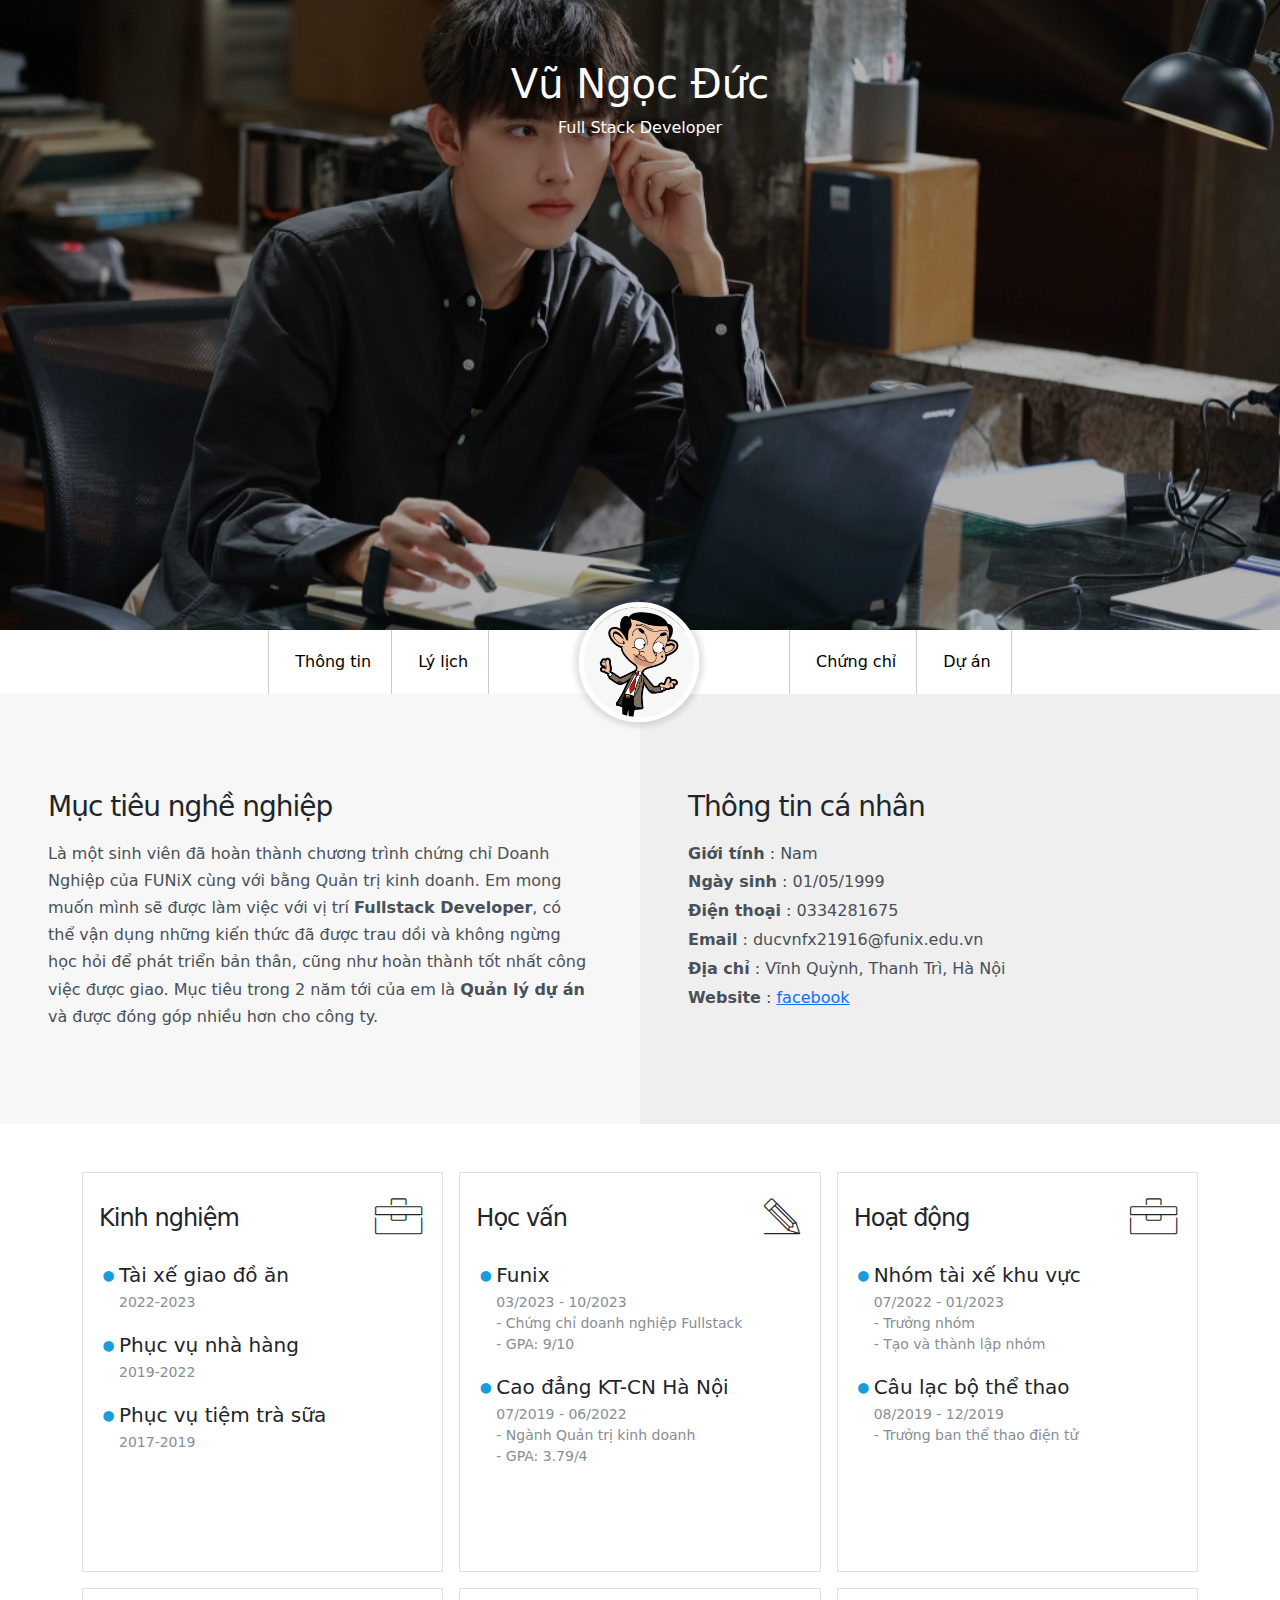
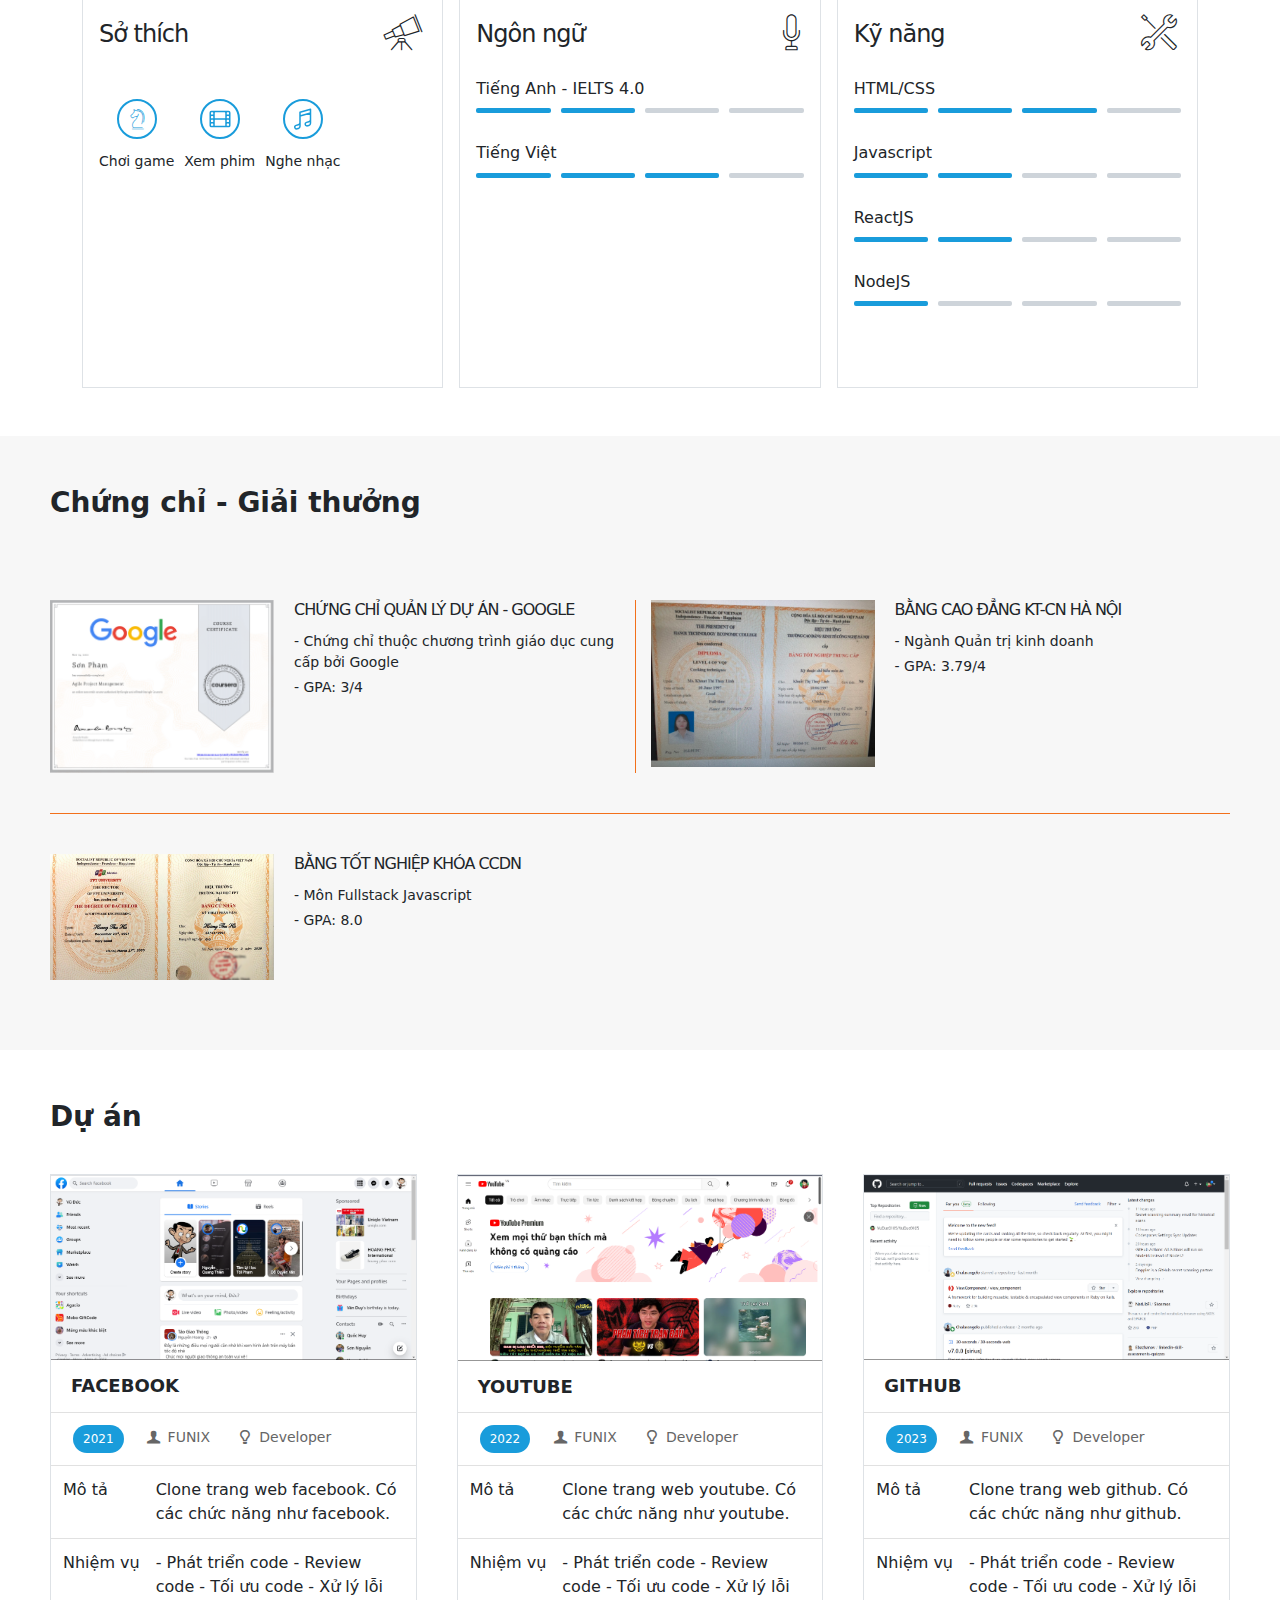
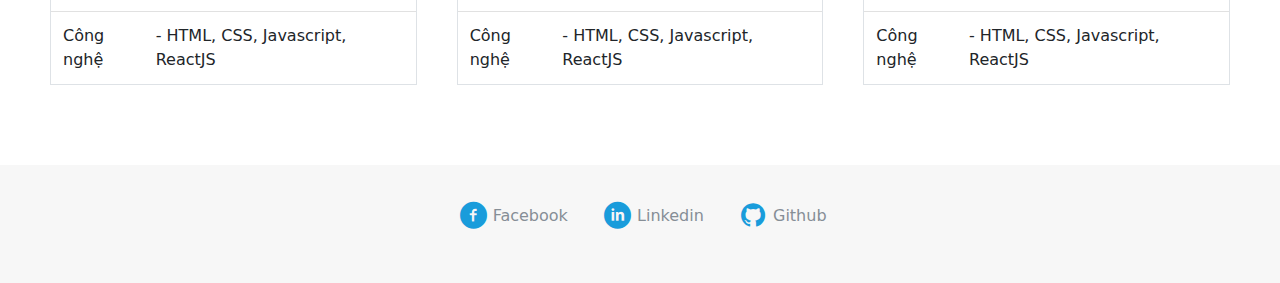
<file: index.html>
<!DOCTYPE html>
<html lang="en">
  <head>
    <meta charset="UTF-8" />
    <meta http-equiv="X-UA-Compatible" content="IE=edge" />
    <meta name="viewport" content="width=device-width, initial-scale=1.0" />
    <link rel="stylesheet" href="./css/laptop.css" />
    <link rel="stylesheet" href="./css/mobile.css">
    <link rel="stylesheet" href="./css/tablet.css">
    <link rel="stylesheet" href="./css/font.css" />
    <link rel="preconnect" href="https://fonts.googleapis.com" />
    <link rel="preconnect" href="https://fonts.gstatic.com" crossorigin />
    <link
      href="https://fonts.googleapis.com/css2?family=Open+Sans:wght@300;400;500;600;700&display=swap"
      rel="stylesheet"
    />
    <link
      rel="stylesheet"
      href="https://cdnjs.cloudflare.com/ajax/libs/font-awesome/6.4.0/css/all.min.css"
      integrity="sha512-iecdLmaskl7CVkqkXNQ/ZH/XLlvWZOJyj7Yy7tcenmpD1ypASozpmT/E0iPtmFIB46ZmdtAc9eNBvH0H/ZpiBw=="
      crossorigin="anonymous"
      referrerpolicy="no-referrer"
    />
    <link rel="stylesheet" href="	https://cdn.jsdelivr.net/npm/bootstrap@5.3.0/dist/css/bootstrap.min.css">
    <title>Assignment 03</title>
  </head>
  <body>

    <!-- banner -->
    <div id="banner">
      <div class='info'>
        <h1>Vũ Ngọc Đức</h1>
        <span>Full Stack Developer</span>
      </div>
      <img src="./images/8b8ne9h9jwpiipyfkvr29pcfalyj6sr3.jpg" alt="image" width="100%" />
    </div>
 
    <!-- navbar -->
    <section id="nav-bar">
      <nav class="nav">
        <div>
          <a class="left-border" href="#about"
          ><i class="fa-solid fa-user"></i> Thông tin </a>
          <a class="left-and-right-border" href="#job-info"
          ><i class="fa-solid fa-file-lines"></i> Lý lịch </a>
        </div>
        <div class="w300">
          <div class="avatar">
            <img src="./images/avt.jpg" alt="avatar" width="100%">
          </div>
        </div>
        <div>
          <a class="left-border" href="#certificate"
          ><i class="fa-solid fa-envelope"></i>Chứng chỉ</a>
          <a class="left-and-right-border" href="#project"
          ><i class="fa-solid fa-star"></i>Dự án</a>
        </div>
      </nav>
    </section>

    <!-- about -->
    <section id="about">
      <div class="container-fluid">
        <div class="row">
          <div id="target" class="bg-grey col-sm-6 p-md-5 p-3">
            <h1 class="section-title mt-5 mb-3">Mục tiêu nghề nghiệp</h1>
            <p>
              Là một sinh viên đã hoàn thành chương trình chứng chỉ Doanh Nghiệp
              của FUNiX cùng với bằng Quản trị kinh doanh. Em mong muốn mình sẽ được làm việc với vị trí <b>Fullstack Developer</b>, có thể vận dụng những kiến thức đã được
              trau dồi và không ngừng học hỏi để phát triển bản thân, cũng như
              hoàn thành tốt nhất công việc được giao. Mục tiêu trong 2 năm tới của em là <b>Quản lý dự án</b> và được đóng góp nhiều hơn cho công ty.
            </p>
          </div>
   
          <div id="personal-info" class="bg-darker-grey col-sm-6 p-md-5 p-3">
            <h1 class="section-title mt-5 mb-3">Thông tin cá nhân</h1>
            <ul class="mt-40 info">
              <li><b>Giới tính</b> : Nam</li>
              <li><b>Ngày sinh</b> : 01/05/1999</li>
              <li><b>Điện thoại</b> : 0334281675</li>
              <li><b>Email</b> : ducvnfx21916@funix.edu.vn</li>
              <li><b>Địa chỉ</b> : Vĩnh Quỳnh, Thanh Trì, Hà Nội</li>
              <li><b>Website</b> : <a href="https://www.facebook.com/vunduc.99">facebook</a></li>
            </ul>
            <nav class="link-social">
              <a href="https://twitter.com/cV99162192"><i class="fa-brands fa-twitter"></i></a>
              <a href="https://www.facebook.com/vunduc.99"><i class="fa-brands fa-facebook-f"></i></a>
              <a href="https://github.com/VuDuc0105"><i class="fa-brands fa-github"></i></a>
              <a href="https://www.linkedin.com/in/%C4%91%E1%BB%A9c-v%C5%A9-651a28262/"><i class="fa-brands fa-linkedin-in"></i></a>
            </nav>
          </div>
        </div>
      </div>
    </section>

    <!-- job-info -->
    <section id="job-info" class="m-5">
      <div class="container">
        <div class="row g-3">

          <div class="col-lg-4 col-md-6">
            <div class="p-3 border box-achie">
              <h1>Kinh nghiệm</h1>
              <span><i class="ic-toolbox"></i></span>
              <ul class="style-list">
                <li>
                  <h3>Tài xế giao đồ ăn</h3>
                  <p>2022-2023</p>
                </li>
                <li>
                  <h3>Phục vụ nhà hàng</h3>
                  <p>2019-2022</p>
                </li>
                <li>
                  <h3>Phục vụ tiệm trà sữa</h3>
                  <p>2017-2019</p>
                </li>
              </ul>
            </div>
          </div>

          <div class="col-lg-4 col-md-6">
            <div class="p-3 border box-achie">
              <h1>Học vấn</h1>
              <span><i class="ic-pencil"></i></span>
              <ul class="style-list">
                <li>  
                  <h3>Funix</h3>
                  <p>03/2023 - 10/2023</p>
                  <p>- Chứng chỉ doanh nghiệp Fullstack</p>
                  <p>- GPA: 9/10</p>
                </li>
                <li>
                  <h3>Cao đẳng KT-CN Hà Nội</h3>
                  <p>07/2019 - 06/2022</p>
                  <p>- Ngành Quản trị kinh doanh</p>
                  <p>- GPA: 3.79/4</p>
                </li>
              </ul>
            </div>
          </div>

          <div class="col-lg-4 col-md-6">
            <div class="p-3 border box-achie">
              <h1>Hoạt động</h1>
              <span><i class="ic-toolbox"></i></span>
              <ul class="style-list">
                <li>
                  <h3>Nhóm tài xế khu vực</h3>
                  <p>07/2022 - 01/2023</p>
                  <p>- Trưởng nhóm</p>
                  <p>- Tạo và thành lập nhóm</p>
                </li>
                <li>
                  <h3>Câu lạc bộ thể thao</h3>
                  <p>08/2019 - 12/2019</p>
                  <p>- Trưởng ban thể thao điện tử</p>
                </li>
              </ul>
            </div>
          </div>

          <div class="col-lg-4 col-md-6">
            <div class="p-3 border box-achie">
              <h1>Sở thích</h1>
              <span><i class="ic-telescope"></i></span>
              <ul class="interest">
                <li>
                  <div class="symbol"><i class="ic-strategy"></i></div>
                  <span class="text">Chơi game</span>
                </li>
                <li>
                  <div class="symbol"><svg xmlns="http://www.w3.org/2000/svg" fill="none" viewBox="0 0 24 24" stroke-width="1.5" stroke="currentColor" class="icon">
                    <path stroke-linecap="round" stroke-linejoin="round" d="M3.375 19.5h17.25m-17.25 0a1.125 1.125 0 01-1.125-1.125M3.375 19.5h1.5C5.496 19.5 6 18.996 6 18.375m-3.75 0V5.625m0 12.75v-1.5c0-.621.504-1.125 1.125-1.125m18.375 2.625V5.625m0 12.75c0 .621-.504 1.125-1.125 1.125m1.125-1.125v-1.5c0-.621-.504-1.125-1.125-1.125m0 3.75h-1.5A1.125 1.125 0 0118 18.375M20.625 4.5H3.375m17.25 0c.621 0 1.125.504 1.125 1.125M20.625 4.5h-1.5C18.504 4.5 18 5.004 18 5.625m3.75 0v1.5c0 .621-.504 1.125-1.125 1.125M3.375 4.5c-.621 0-1.125.504-1.125 1.125M3.375 4.5h1.5C5.496 4.5 6 5.004 6 5.625m-3.75 0v1.5c0 .621.504 1.125 1.125 1.125m0 0h1.5m-1.5 0c-.621 0-1.125.504-1.125 1.125v1.5c0 .621.504 1.125 1.125 1.125m1.5-3.75C5.496 8.25 6 7.746 6 7.125v-1.5M4.875 8.25C5.496 8.25 6 8.754 6 9.375v1.5m0-5.25v5.25m0-5.25C6 5.004 6.504 4.5 7.125 4.5h9.75c.621 0 1.125.504 1.125 1.125m1.125 2.625h1.5m-1.5 0A1.125 1.125 0 0118 7.125v-1.5m1.125 2.625c-.621 0-1.125.504-1.125 1.125v1.5m2.625-2.625c.621 0 1.125.504 1.125 1.125v1.5c0 .621-.504 1.125-1.125 1.125M18 5.625v5.25M7.125 12h9.75m-9.75 0A1.125 1.125 0 016 10.875M7.125 12C6.504 12 6 12.504 6 13.125m0-2.25C6 11.496 5.496 12 4.875 12M18 10.875c0 .621-.504 1.125-1.125 1.125M18 10.875c0 .621.504 1.125 1.125 1.125m-2.25 0c.621 0 1.125.504 1.125 1.125m-12 5.25v-5.25m0 5.25c0 .621.504 1.125 1.125 1.125h9.75c.621 0 1.125-.504 1.125-1.125m-12 0v-1.5c0-.621-.504-1.125-1.125-1.125M18 18.375v-5.25m0 5.25v-1.5c0-.621.504-1.125 1.125-1.125M18 13.125v1.5c0 .621.504 1.125 1.125 1.125M18 13.125c0-.621.504-1.125 1.125-1.125M6 13.125v1.5c0 .621-.504 1.125-1.125 1.125M6 13.125C6 12.504 5.496 12 4.875 12m-1.5 0h1.5m-1.5 0c-.621 0-1.125.504-1.125 1.125v1.5c0 .621.504 1.125 1.125 1.125M19.125 12h1.5m0 0c.621 0 1.125.504 1.125 1.125v1.5c0 .621-.504 1.125-1.125 1.125m-17.25 0h1.5m14.25 0h1.5" />
                  </svg>
                                
                  </div>
                  <span class="text">Xem phim</span>
                </li>
                <li>
                  <div class="symbol"><svg xmlns="http://www.w3.org/2000/svg" fill="none" viewBox="0 0 24 24" stroke-width="1.5" stroke="currentColor" class="icon">
                    <path stroke-linecap="round" stroke-linejoin="round" d="M9 9l10.5-3m0 6.553v3.75a2.25 2.25 0 01-1.632 2.163l-1.32.377a1.803 1.803 0 11-.99-3.467l2.31-.66a2.25 2.25 0 001.632-2.163zm0 0V2.25L9 5.25v10.303m0 0v3.75a2.25 2.25 0 01-1.632 2.163l-1.32.377a1.803 1.803 0 01-.99-3.467l2.31-.66A2.25 2.25 0 009 15.553z" />
                  </svg>
                  </div>
                  <span class="text">Nghe nhạc</span>
                </li>
              </ul>
            </div>
          </div>

          <div class="col-lg-4 col-md-6">
            <div class="p-3 border box-achie">
              <h1>Ngôn ngữ</h1>
              <span><i class="ic-mic"></i></span>
              <ul>
                <li">
                  <h5 class="bold">Tiếng Anh - IELTS 4.0</h5>
                  <div  class="level_wrap">
                    <div class="level_up"></div>
                    <div class="level_up"></div>
                    <div class="level_down"></div>
                    <div class="level_down"></div>
                  </div>
                </li>
                <li>
                  <h5 class="bold">Tiếng Việt</h5>
                  <div  class="level_wrap">
                    <div class="level_up"></div>
                    <div class="level_up"></div>
                    <div class="level_up"></div>
                    <div class="level_down"></div>
                  </div>
                </li>
              </ul>
            </div>
          </div>

          <div class="col-lg-4 col-md-6">
            <div class="p-3 border box-achie">
              <h1>Kỹ năng</h1>
              <span><i class="ic-tools-2"></i></span>
              <ul>
                <li>
                  <h5 class="bold">HTML/CSS</h5>
                  <div  class="level_wrap">
                    <div class="level_up"></div>
                    <div class="level_up"></div>
                    <div class="level_up"></div>
                    <div class="level_down"></div>
                  </div>
                </li>
                <li>
                  <h5 class="bold">Javascript</h5>
                  <div  class="level_wrap">
                    <div class="level_up"></div>
                    <div class="level_up"></div>
                    <div class="level_down"></div>
                    <div class="level_down"></div>
                  </div>
                </li>
                <li>
                  <h5 class="bold">ReactJS</h5>
                  <div  class="level_wrap">
                    <div class="level_up"></div>
                    <div class="level_up"></div>
                    <div class="level_down"></div>
                    <div class="level_down"></div>
                  </div>
                </li>
                <li>
                  <h5 class="bold">NodeJS</h5>
                  <div  class="level_wrap">
                    <div class="level_up"></div>
                    <div class="level_down"></div>
                    <div class="level_down"></div>
                    <div class="level_down"></div>
                  </div>
                </li>
              </ul>
            </div>
          </div>

        </div>
      </div>
    </section>

    <!-- certificate -->
    <section id="certificate" class="bg-grey">
      <div class="containerr">
        <h1 class="section-title">Chứng chỉ - Giải thưởng</h1>
        <div class="certificate_wrap border_bottom"> 
          <div class="cardd">
              <img src="./images/ccgg.png" alt="certificate" width="100%">
            <div class="content">
              <h3>CHỨNG CHỈ QUẢN LÝ DỰ ÁN - GOOGLE</h3>
              <p>- Chứng chỉ thuộc chương trình giáo dục cung cấp bởi Google</p>
              <p>- GPA: 3/4</p>
            </div>
          </div>
          <div class="cardd border_left">
              <img src="./images/bangcd.jpg" alt="certificate" width="100%">
            <div class="content">
              <h3>BẰNG CAO ĐẲNG KT-CN HÀ NỘI</h3>
              <p>- Ngành Quản trị kinh doanh</p>
              <p>- GPA: 3.79/4</p>
            </div>
          </div>
        </div>
        <div class="certificate_wrap">
          <div class="cardd">
              <img src="./images/ccdn.png" alt="certificate" width="100%">
            <div class="content">
              <h3>BẰNG TỐT NGHIỆP KHÓA CCDN</h3>
              <p>- Môn Fullstack Javascript</p>
              <p>- GPA: 8.0</p>
            </div>
          </div>
        </div>
      </div>
    </section>

    <!-- project -->
    <section id="project">
      <div class="containerr">
        <h1 class="section-title">Dự án</h1>
        <div class="wrap">
          <div class='cardd_project border'>
            <a href="./html/project-charter.html">
              <img src="./images/fb.png" alt="CV cá nhân" width="100%" title="Click to show detail project">
            </a>
            <h3>FACEBOOK</h3>
            <div class="border_top p12 role">
              <span class="year">2021</span>
              <div class="right-side">
                <span><i class="icon-user-1"></i> FUNIX</span>
                <span class="edit"><i class="icon-lamp"></i> Developer</span>
              </div>
            </div>
            <div>
              <div class="border_top p12 gridd">
                <div>Mô tả</div>
                <div>Clone trang web facebook. Có các chức năng như facebook.</div>
              </div>
              <div class="border_top p12 gridd">
                <div>Nhiệm vụ</div>
                <div>- Phát triển code - Review code - Tối ưu code - Xử lý lỗi</div>
              </div>
              <div class="border_top p12 gridd">
                <div>Công nghệ</div>
                <div>- HTML, CSS, Javascript, ReactJS</div>
              </div>
            </div>
          </div>

          <div class='cardd_project border'>
            <a href="./html/project-charter.html">
              <img src="./images/youtube.png" alt="trang web quản lý thú cưng" width="100%" title="Click to show detail project">
            </a>
            <h3>YOUTUBE</h3>
            <div class="border_top p12 role">
              <span class="year">2022</span>
              <div class="right-side">
                <span><i class="icon-user-1"></i> FUNIX</span>
                <span class="edit"><i class="icon-lamp"></i> Developer</span>
              </div>
            </div>
            <div>
              <div class="border_top p12 gridd">
                <div>Mô tả</div>
                <div>Clone trang web youtube. Có các chức năng như youtube.</div>
              </div>
              <div class="border_top p12 gridd">
                <div>Nhiệm vụ</div>
                <div>- Phát triển code - Review code - Tối ưu code - Xử lý lỗi</div>
              </div>
              <div class="border_top p12 gridd">
                <div>Công nghệ</div>
                <div>- HTML, CSS, Javascript, ReactJS</div>
              </div>
            </div>
          </div>

          <div class='cardd_project border'>
            <a href="./html/project-charter.html">
              <img src="./images/github.png" alt="trang web xem tin tức" width="100%" title="Click to show detail project">
            </a>
            <h3>GITHUB</h3>
            <div class="border_top p12 role">
              <span class="year">2023</span>
              <div class="right-side">
                <span><i class="icon-user-1"></i> FUNIX</span>
                <span class="edit"><i class="icon-lamp"></i> Developer</span>
              </div>
            </div>
            <div>
              <div class="border_top p12 gridd">
                <div>Mô tả</div>
                <div>Clone trang web github. Có các chức năng như github.</div>
              </div>
              <div class="border_top p12 gridd">
                <div>Nhiệm vụ</div>
                <div>- Phát triển code - Review code - Tối ưu code - Xử lý lỗi</div>
              </div>
              <div class="border_top p12 gridd">
                <div>Công nghệ</div>
                <div>- HTML, CSS, Javascript, ReactJS</div>
              </div>
            </div>
          </div>
        </div>
      </div>
    </section>

    <!-- footer -->
    <section id="footer" class="bg-grey">
      <div class="containerr">
        <ul class="list_link">
          <li><a href="https://www.facebook.com/vunduc.99"><i class="icon-facebook-circled"></i> Facebook</a></li>
          <li><a href="https://www.linkedin.com/in/%C4%91%E1%BB%A9c-v%C5%A9-651a28262/"><i class="icon-linkedin-circled"></i> Linkedin</a></li>
          <li><a href="https://github.com/VuDuc0105"><i class="icon-github-circled"></i> Github</a></li>
        </ul>
      </div>
    </section>
  </body>
</html>
<script src="https://cdn.jsdelivr.net/npm/@popperjs/core@2.11.8/dist/umd/popper.min.js"></script>
<script src="https://cdn.jsdelivr.net/npm/bootstrap@5.3.0/dist/js/bootstrap.min.js"></script>
<script src="https://cdn.jsdelivr.net/npm/bootstrap@5.3.0/dist/js/bootstrap.bundle.min.js"></script>
</file>
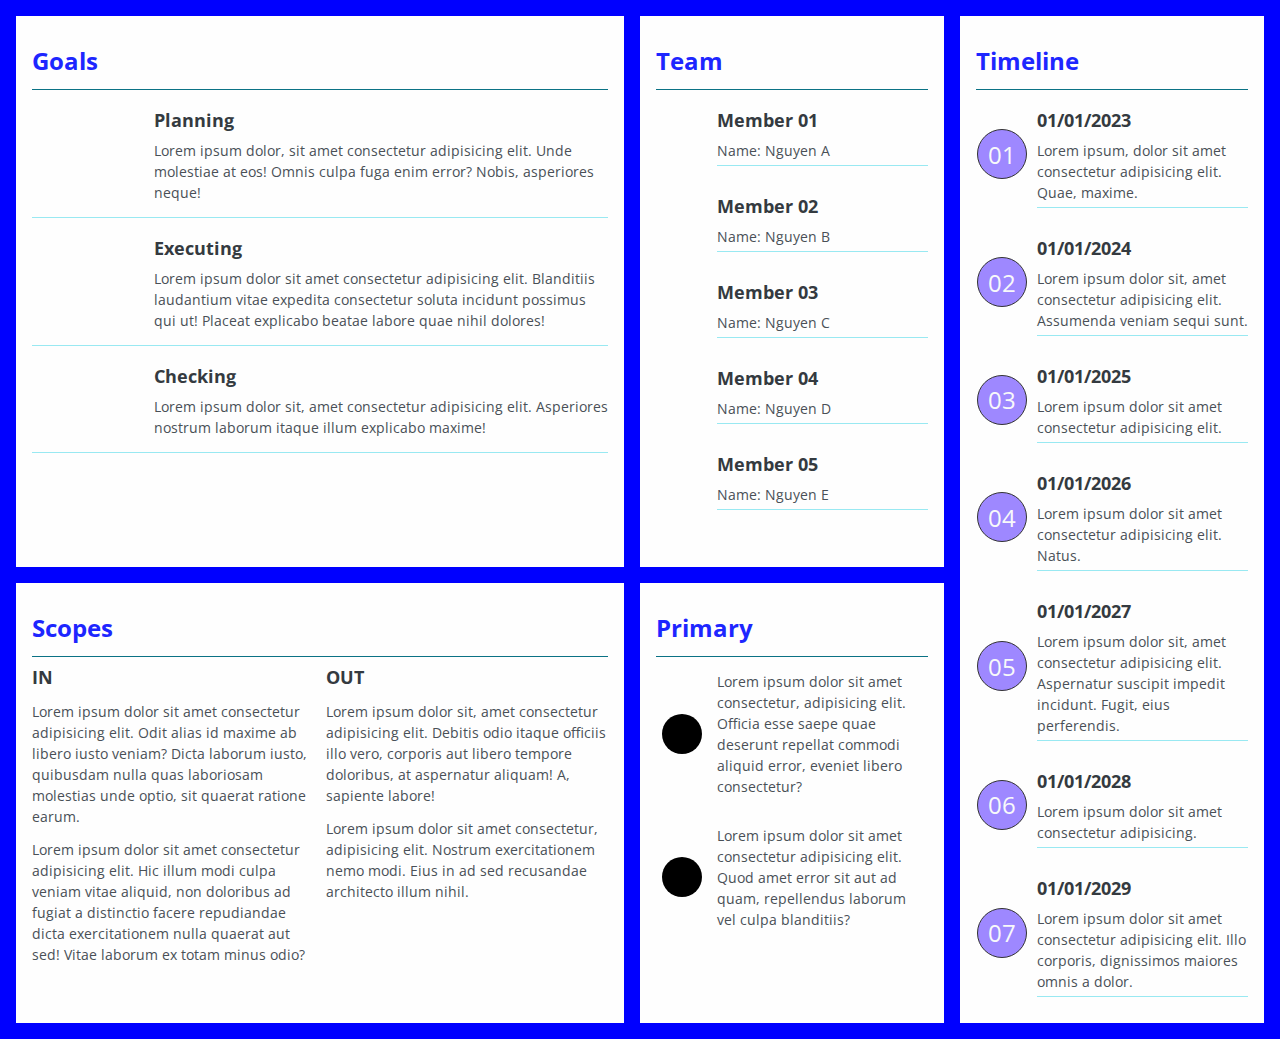
<file: html/project-charter.html>
<!DOCTYPE html>
<html lang="en">
<head>
    <meta charset="UTF-8">
    <meta http-equiv="X-UA-Compatible" content="IE=edge">
    <meta name="viewport" content="width=device-width, initial-scale=1.0">
    <link rel="stylesheet" href="https://cdnjs.cloudflare.com/ajax/libs/font-awesome/6.4.0/css/all.min.css" integrity="sha512-iecdLmaskl7CVkqkXNQ/ZH/XLlvWZOJyj7Yy7tcenmpD1ypASozpmT/E0iPtmFIB46ZmdtAc9eNBvH0H/ZpiBw==" crossorigin="anonymous" referrerpolicy="no-referrer" />
    <link rel="preconnect" href="https://fonts.googleapis.com">
    <link rel="preconnect" href="https://fonts.gstatic.com" crossorigin>
    <link href="https://fonts.googleapis.com/css2?family=Open+Sans:wght@400;500;700&display=swap" rel="stylesheet">
    <link rel="stylesheet" href="../css/project-charter.css">
    <title>Document</title>
</head>
<body>
    <main>

        <!-- Goals -->
        <section class="Goals">
            <h1 class="section-title">Goals</h1>

            <div class="wrap border-bottom">
                <div class="icon">
                    <i class="fa-solid fa-flag-checkered"></i>
                </div>
                <div class="content">
                    <h2>Planning</h2>
                    <p>
                        Lorem ipsum dolor, sit amet consectetur adipisicing elit. Unde molestiae at eos! Omnis culpa fuga enim error? Nobis, asperiores neque!
                    </p>
                </div>
            </div>
            
            <div class="wrap border-bottom">
                <div class="icon">
                    <i class="fa-solid fa-flag-checkered"></i>
                </div>
                <div class="content">
                    <h2>Executing</h2>
                    <p>
                        Lorem ipsum dolor sit amet consectetur adipisicing elit. Blanditiis laudantium vitae expedita consectetur soluta incidunt possimus qui ut! Placeat explicabo beatae labore quae nihil dolores!
                    </p>
                </div>
            </div>

            <div class="wrap border-bottom">
                <div class="icon">
                    <i class="fa-solid fa-flag-checkered"></i>
                </div>
                <div class="content">
                    <h2>Checking</h2>
                    <p>
                        Lorem ipsum dolor sit, amet consectetur adipisicing elit. Asperiores nostrum laborum itaque illum explicabo maxime!
                    </p>
                </div>
            </div>
        </section>

        <!-- Team -->
        <section class="Team">
            <h1 class="section-title">Team</h1>

            <div class="grid-mobile">
                <div class="wrap">
                    <div class="icon">
                        <i class="fa-solid fa-user"></i>
                    </div>
                    <div class="content border-bottom">
                        <h2>Member 01</h2>
                        <p>
                            Name: Nguyen A
                        </p>
                    </div>
                </div>
    
                <div class="wrap">
                    <div class="icon">
                        <i class="fa-solid fa-user"></i>
                    </div>
                    <div class="content border-bottom">
                        <h2>Member 02</h2>
                        <p>
                            Name: Nguyen B
                        </p>
                    </div>
                </div>
    
                <div class="wrap">
                    <div class="icon">
                        <i class="fa-solid fa-user"></i>
                    </div>
                    <div class="content border-bottom">
                        <h2>Member 03</h2>
                        <p>
                            Name: Nguyen C
                        </p>
                    </div>
                </div>
    
                <div class="wrap">
                    <div class="icon">
                        <i class="fa-solid fa-user"></i>
                    </div>
                    <div class="content border-bottom">
                        <h2>Member 04</h2>
                        <p>
                            Name: Nguyen D
                        </p>
                    </div>
                </div>
    
                <div class="wrap">
                    <div class="icon">
                        <i class="fa-solid fa-user"></i>
                    </div>
                    <div class="content border-bottom">
                        <h2>Member 05</h2>
                        <p>
                            Name: Nguyen E
                        </p>
                    </div>
                </div>
            </div>
        </section>

        <!-- Timeline -->
        <section class="Timeline">
            <h1 class="section-title">Timeline</h1>

            <div class="wrap">
                <div class="icon-timeline icon posi-left">
                    <span>01</span>
                </div>
                <div class="content border-bottom">
                    <h2>01/01/2023</h2>
                    <p>
                        Lorem ipsum, dolor sit amet consectetur adipisicing elit. Quae, maxime.
                    </p>
                </div>
            </div>

            <div class="wrap">
                <div class="icon-timeline icon posi-left">
                    <span>02</span>
                </div>
                <div class="content border-bottom">
                    <h2>01/01/2024</h2>
                    <p>
                        Lorem ipsum dolor sit, amet consectetur adipisicing elit. Assumenda veniam sequi sunt.
                    </p>
                </div>
            </div>

            <div class="wrap">
                <div class="icon-timeline icon posi-left">
                    <span>03</span>
                </div>
                <div class="content border-bottom">
                    <h2>01/01/2025</h2>
                    <p>
                        Lorem ipsum dolor sit amet consectetur adipisicing elit.
                    </p>
                </div>
            </div>

            <div class="wrap">
                <div class="icon-timeline icon posi-left">
                    <span>04</span>
                </div>
                <div class="content border-bottom">
                    <h2>01/01/2026</h2>
                    <p>
                        Lorem ipsum dolor sit amet consectetur adipisicing elit. Natus.
                    </p>
                </div>
            </div>

            <div class="wrap">
                <div class="icon-timeline icon posi-left">
                    <span>05</span>
                </div>
                <div class="content border-bottom">
                    <h2>01/01/2027</h2>
                    <p>
                        Lorem ipsum dolor sit, amet consectetur adipisicing elit. Aspernatur suscipit impedit incidunt. Fugit, eius perferendis.
                    </p>
                </div>
            </div>

            <div class="wrap">
                <div class="icon-timeline icon posi-left">
                    <span>06</span>
                </div>
                <div class="content border-bottom">
                    <h2>01/01/2028</h2>
                    <p>
                        Lorem ipsum dolor sit amet consectetur adipisicing.
                    </p>
                </div>
            </div>

            <div class="wrap">
                <div class="icon-timeline icon posi-left">
                    <span>07</span>
                </div>
                <div class="content border-bottom">
                    <h2>01/01/2029</h2>
                    <p>
                        Lorem ipsum dolor sit amet consectetur adipisicing elit. Illo corporis, dignissimos maiores omnis a dolor.
                    </p>
                </div>
            </div>
        </section>

        <!-- Scopes -->
        <section class="Scopes">
            <h1 class="section-title">Scopes</h1>

            <div class="wrap-scopes">
                <div>
                    <h2 class="big">IN</h2>
                    <p class="mx-3">Lorem ipsum dolor sit amet consectetur adipisicing elit. Odit alias id maxime ab libero iusto veniam? Dicta laborum iusto, quibusdam nulla quas laboriosam molestias unde optio, sit quaerat ratione earum.</p>
                    <p class="mx-3">Lorem ipsum dolor sit amet consectetur adipisicing elit. Hic illum modi culpa veniam vitae aliquid, non doloribus ad fugiat a distinctio facere repudiandae dicta exercitationem nulla quaerat aut sed! Vitae laborum ex totam minus odio?</p>
                </div>
    
                <div>
                    <h2 class="big">OUT</h2>
                    <p class="mx-3">Lorem ipsum dolor sit, amet consectetur adipisicing elit. Debitis odio itaque officiis illo vero, corporis aut libero tempore doloribus, at aspernatur aliquam! A, sapiente labore!</p>
                    <p class="mx-3">Lorem ipsum dolor sit amet consectetur, adipisicing elit. Nostrum exercitationem nemo modi. Eius in ad sed recusandae architecto illum nihil.</p>
                </div>
            </div>
        </section>

        <!-- Primary -->
        <section class="Primary">
            <h1 class="section-title">Primary</h1>

            <div class="wrap">
                <div class="icon-primary icon">
                    <i class="fa-solid fa-question"></i>
                </div>
                <div class="content">
                    <p>
                        Lorem ipsum dolor sit amet consectetur, adipisicing elit. Officia esse saepe quae deserunt repellat commodi aliquid error, eveniet libero consectetur?
                    </p>
                </div>
            </div>

            <div class="wrap">
                <div class="icon-primary icon">
                    <i class="fa-solid fa-question"></i>
                </div>
                <div class="content">
                    <p>
                        Lorem ipsum dolor sit amet consectetur adipisicing elit. Quod amet error sit aut ad quam, repellendus laborum vel culpa blanditiis?
                    </p>
                </div>
            </div>
        </section>

    </main>
</body>
</html>
</file>
<file: css/laptop.css>
/*
SPACING SYSTEM (px)
2 / 4 / 8 / 12 / 16 / 24 / 32 / 48 / 64 / 80 / 96 / 128 / 160

FONT SIZE SYSTEM (px)
10 / 12 / 14 / 16 / 18 / 20 / 24 / 30 / 36 / 44 / 52 / 62 / 74 / 86 / 98
*/

* {
    margin: 0px;
}
 
.bg-grey {
    background: #f7f7f7;
}

.bg-darker-grey {
    background-color: #efefef;
}

/* general */
html {
    scroll-behavior: smooth;
}

body {
    font-family: 'Open Sans', sans-serif;
    color: #343a40;
}
 
section > .containerr{
    margin: auto;
    display: block;
    padding: 30px 50px;
}

/* banner */
#banner {
    height: 70vh;
    color: #fff;
    display: block;
    position: relative;
    text-align: center;
}

#banner .info {
    top: 60px;
    left: 50%;
    position: absolute;
    transform: translateX(-50%);
}

#banner img {
    top: 0;
    left: 0;
    z-index: -1;
    position: absolute;
    filter: brightness(0.7);
    object-fit: cover;
    height: 100%;
}

/* nav bar */
.nav {
    display: flex;
    justify-content: center;
}

.nav div {
    display: flex;
}

.w300 {
    width: 300px;
}

.text-blue {
    color: #199cdb;
}

.anchor {
    display: inline-block;
}

#nav-bar {
    text-align: center;
    background-color: #fff;
}

#nav-bar nav.container {
    padding: 0;
    display: flex;
    justify-content: space-around;
    align-items: center;
    position: relative;
}

#nav-bar .container a {
    text-transform: uppercase;
}

.w300 {
    position: relative;
}

.avatar img {
    position: absolute;
    width: 120px;
    height: 120px;
    border-radius: 50%;
    border: 5px solid #fff;
    top: 50%;
    left: 50%;
    transform: translate(-50%, -50%);
    box-shadow: 0 0 5px 5px rgba(0, 0, 0, 0.1);
}

#nav-bar .title {
    font-size: 14px;
    color: #999;
}

#nav-bar a {
    display: inline-block;
    padding: 20px;
    color: #000;
    text-decoration: none;
}

#nav-bar a.left-border {
    border-left: 1px solid #ccc;
}

#nav-bar a.left-and-right-border {
    border-left: 1px solid #ccc;
    border-right: 1px solid #ccc;
}

#nav-bar i {
    color: #199cdb;
    padding: 0 3px;
}

/* about */
#about h1 {
    font-weight: 500;
    font-size: 28px;
    letter-spacing: -1px;
}

#about #target p {
    line-height: 1.7;
    color: #495057;
}

#about #personal-info ul {
    list-style-type: none;
    padding: 0;
    line-height: 1.8;
    color: #495057;
}

#about #personal-info .link-social {
    margin: 20px 0;
}

#about .link-social a {
    display: inline-block;
    margin: 5px;
    font-size: 24px;
    color: #199cdb;
}

#about .link-social a:hover {
    color: #1971c2;
    scale: 1.1;
}

/* job-info */
#job-info h1 {
    font-size: 24px;
    font-weight: 500;
    letter-spacing: -1px;
}

.mh-350 {
    min-height: 350px;
}

.box-achie {
    padding: 20px;
    position: relative;
    min-height: 400px;
}

.box-achie h1 {
    font-weight: 700;
    margin: 15px 0 30px 0; 
}

.box-achie > span {
    position: absolute;
    display: inline-block;
    font-size: 36px;
    top: 20px;
    right: 20px;
}

.box-achie ul {
    padding: 0;
    list-style-type: none;
}

.box-achie .style-list {
    margin-left: 20px;
}

.box-achie .style-list li {
    position: relative;
}
  
.box-achie .style-list li::before {
    content: "\2022";
    color: #199cdb;
    font-weight: bold;
    display: inline-block; 
    width: 1em;
    font-size: 30px;
    margin-left: -20px; 
    position: absolute;
    top: -8px;
}

.box-achie h3 {
    font-weight: 500;
    margin: 5px 0;
    font-size: 20px;
}

.box-achie p {
    font-size: 14px;
    color: #868e96;
    margin-bottom: 0;
}

.box-achie li {
    margin: 20px 0;
}

.icon {
    width: 24px;
    height: 24px;
}

.interest {
    display: flex;
    justify-content: start;
    gap: 10px;
}

.interest li {
    display: flex;
    flex-direction: column;
    justify-content: center;
    align-items: center;
}

.symbol {
    width: 40px;
    height: 40px;
    border: 2px solid #199cdb !important;
    border-radius: 50%;
    display: flex;
    justify-content: center;
    align-items: center;
    font-size: 20px;
    color: #199cdb;
}

.text {
    font-size: 14px;
    margin: 12px 0;
}

.bold {
    font-weight: 500;
    font-size: 16px;
    margin: 30px 0 10px 0;
}

.level_wrap {
    display: grid;
    grid-template-columns: repeat(4, 1fr);
    gap: 10px;
    border: none !important;
}

.level_up {
    background-color: #199cdb;
    height: 5px;
    border-radius: 2px;
    border: none !important;
}

.level_down {
    background-color: #ced4da;
    height: 5px;
    border: none !important;
    border-radius: 2px ;
}

/* certificate */
.section-title {
    font-size: 28px;
    font-weight: 600;
    margin: 20px 0 40px 0;
}

.certificate_wrap {
    gap: 20px;
    display: grid;
    padding: 40px 0;
    grid-template-columns: 1fr 1fr;
}

.border_bottom {
    border-bottom: 1px solid #f2701b;
}

.border_left {
    border-left: 1px solid #f2701b;
}

.cardd {
    gap: 20px;
    display: grid;
    padding-left: 15px;
    margin-left: -15px;
    grid-template-columns: 4fr 6fr;
    text-decoration: none;
}

.content h3 {
    font-size: 16px;
    margin-bottom: 12px;
    letter-spacing: -1px;
}

.content p {
    margin: 4px 0;
    font-size: 14px;
    line-height: 1.5;
}

/* projects */
.wrap {
    gap: 40px;
    display: grid;
    grid-template-columns: 1fr 1fr 1fr;
}

.border {
    border: 1px solid #e1e1e1;
}

.border_top {
    border-top: 1px solid #e1e1e1;
}

.p12 {
    padding: 12px;
}

.cardd_project h3 {
    margin: 15px 0;
    font-size: 18px;
    font-weight: 700;
    padding-left: 20px;
}

.cardd_project img:hover {
    cursor: pointer;
    filter: opacity(0.5);
}

.year {
    padding: 5px 10px;
    border-radius: 15px;
    display: inline-block;
    color: #fff !important;
    font-size: 12px !important;
    background-color: #199cdb;
    height: fit-content;
}

.role {
    display: flex;
}

.role span {
    color: #666;
    margin: 0 10px;
    font-size: 14px;
}

.gridd {
    gap: 10px;
    display: grid;
    grid-template-columns: 1fr 3fr;
}

/* footer */
#footer {
    margin-top: 50px;
}

.list_link {
    display: flex;
    padding: 0;
    justify-content: center;
}

.list_link li {
    list-style-type: none;
    margin: 0 15px;
}

.list_link a {
    color: #868e96;
    text-decoration: none;
    display: flex;
    align-items: center;
}

.list_link i {
    color: #199cdb;
    font-size: 28px;
}
</file>
<file: css/mobile.css>
/*
SPACING SYSTEM (px)
2 / 4 / 8 / 12 / 16 / 24 / 32 / 48 / 64 / 80 / 96 / 128 / 160

FONT SIZE SYSTEM (px)
10 / 12 / 14 / 16 / 18 / 20 / 24 / 30 / 36 / 44 / 52 / 62 / 74 / 86 / 98
*/

@media (max-width: 756px) {
    #nav-bar nav.container {
        flex-direction: column; 
    }
    #nav-bar nav.container > div {
        display: flex;
        flex-direction: column;
        width: 100%;
        padding-left: 20px;
        justify-content: start;
    }
    #nav-bar .container a {
        display: block;
        width: 100%;
        border: none;
        text-align: left;
    }
    #nav-bar a {
        display: block;
        width: 100%;
        text-align: left;
        padding-left: 30px;
    }
    #nav-bar a:hover {
        background-color: #eee;
    }
    .nav {
        flex-direction: column;
    }
    .nav div {
        display: flex;
        flex-direction: column;
        width: 100%;
        align-items: start;
    }
    #nav-bar a.left-border {
        border: none;
    }
    
    #nav-bar a.left-and-right-border {
        border: none;
    }
    #about .containerr {
        grid-template-columns: 1fr;
    }
    #about .containerr > div {
        padding: 24px;
    }
    #job-info .containerr {
        gap: 20px !important;
        grid-template-columns: 1fr;
    }
    #certificate .containerr {
        display: grid;
        grid-template-columns: 1fr;
        gap: 20px;
    }
    .cardd {
        gap: 10px;
        grid-template-columns: 1fr;
        grid-template-rows: 1fr 1fr;
        padding-left: 0;
        margin: 0 auto;
        max-width: 250px;
        border-bottom: 1px solid #f2701b;
        height: 320px !important;
    }
    .cardd img {
        height: 180px;
        max-width: 250px;
    }
    .certificate_wrap {
        grid-template-columns: 1fr;
        padding: 0;
    }
    .border_left {
        border-left: none;
    }
    .border_bottom {
        border: none;
    }
    .role {
        flex-direction: column;
    }
    .year {
        width: fit-content;
    }
    .wrap {
        grid-template-columns: 1fr !important;
    }
    .cardd_project {
        max-width: 300px;
        margin: 0 auto;
    }
    .list_link a {
        font-size: 12px;
    }
}
</file>
<file: css/tablet.css>
/*
SPACING SYSTEM (px)
2 / 4 / 8 / 12 / 16 / 24 / 32 / 48 / 64 / 80 / 96 / 128 / 160

FONT SIZE SYSTEM (px)
10 / 12 / 14 / 16 / 18 / 20 / 24 / 30 / 36 / 44 / 52 / 62 / 74 / 86 / 98
*/ 

@media (max-width: 1100px) {
    .right-side {
        display: flex;
        flex-direction: column;
    }
}

@media (max-width: 1024px) {
    .w300 {
        width: 200px;
    }
    #job-info .containerr {
        gap: 5px;
    }
}

@media (max-width: 1024px) {
    .nav div.avatar {
        display: none;
    }
}
 
@media (max-width: 1024px) {
    .w300 {
        width: 50px;
    }
    #about .containerr > div {
        padding: 64px 24px 48px 24px;
    }
    #job-info .containerr {
        gap: 20px;
        grid-template-columns: 250px 250px;
    }
    #certificate .containerr, #project .containerr {
        padding: 0;
    }
    #project .containerr {
        margin: 0 15px;
    }
    .cardd {
        gap: 10px;
        grid-template-columns: 1fr;
        grid-template-rows: 1fr 1fr;
        width: 250px;
        height: 300px;
        box-sizing: content-box;
    }
    .cardd img {
        height: 180px;
        width: 235px;
    }
    .wrap {
        gap: 10px;
        display: grid;
        grid-template-columns: 1fr 1fr 1fr;
    }
    #certificate .section-title {
        padding-left: 15px;
    }
    .section-title {
        margin: 20px 0;
    }
    .certificate_wrap {
        width: fit-content;
        margin: 0 auto;
        padding: 20px 0;
    }
    .cardd_project h3 {
        margin: 5px 0;
        font-size: 16px;
        padding-left: 10px;
    }
    .p12 {
        padding: 10px 0;
    }
    .role span {
        margin: 0 5px;
    }
    .year {
        height: fit-content;
    }
    .gridd {
        gap: 5px;
        font-size: 14px;
    }
}
</file>
<file: css/font.css>
@font-face {
	font-family: 'open_sanslight';
	src: url('../fonts/OpenSans-Light-webfont.eot');
	src: url('../fonts/OpenSans-Light-webfont.eot#iefix') format('embedded-opentype'),
		url('../fonts/OpenSans-Light-webfont.woff') format('woff'),
		url('../fonts/OpenSans-Light-webfont.ttf') format('truetype'),
		url('../fonts/OpenSans-Light-webfont.svg#open_sanslight') format('svg');
	font-weight: normal;
	font-style: normal;

}

@font-face {
	font-family: 'open_sansitalic';
	src: url('../fonts/OpenSans-Italic-webfont.eot');
	src: url('../fonts/OpenSans-Italic-webfont.eot#iefix') format('embedded-opentype'),
		url('../fonts/OpenSans-Italic-webfont.woff') format('woff'),
		url('../fonts/OpenSans-Italic-webfont.ttf') format('truetype'),
		url('../fonts/OpenSans-Italic-webfont.svg#open_sansitalic') format('svg');
	font-weight: normal;
	font-style: normal;

}

@font-face {
	font-family: 'open_sanssemibold';
	src: url('../fonts/OpenSans-Semibold-webfont.eot');
	src: url('../fonts/OpenSans-Semibold-webfont.eot#iefix') format('embedded-opentype'),
		url('../fonts/OpenSans-Semibold-webfont.woff') format('woff'),
		url('../fonts/OpenSans-Semibold-webfont.ttf') format('truetype'),
		url('../fonts/OpenSans-Semibold-webfont.svg#open_sanssemibold') format('svg');
	font-weight: normal;
	font-style: normal;

}


@font-face {
	font-family: 'open_sanslight_italic';
	src: url('../fonts/OpenSans-LightItalic-webfont.eot');
	src: url('../fonts/OpenSans-LightItalic-webfont.eot#iefix') format('embedded-opentype'),
		url('../fonts/OpenSans-LightItalic-webfont.woff') format('woff'),
		url('../fonts/OpenSans-LightItalic-webfont.ttf') format('truetype'),
		url('../fonts/OpenSans-LightItalic-webfont.svg#open_sanslight_italic') format('svg');
	font-weight: normal;
	font-style: normal;

}

@font-face {
	font-family: 'open_sansregular';
	src: url('../fonts/OpenSans-Regular-webfont.eot');
	src: url('../fonts/OpenSans-Regular-webfont.eot#iefix') format('embedded-opentype'),
		url('../fonts/OpenSans-Regular-webfont.woff') format('woff'),
		url('../fonts/OpenSans-Regular-webfont.ttf') format('truetype'),
		url('../fonts/OpenSans-Regular-webfont.svg#open_sansregular') format('svg');
	font-weight: normal;
	font-style: normal;

}


@font-face {
	font-family: 'fontello';
	src: url('../fonts/fontello.eot');
	src: url('../fonts/fontello.eot#iefix') format('embedded-opentype'),
		url('../fonts/fontello.woff') format('woff'),
		url('../fonts/fontello.ttf') format('truetype'),
		url('../fonts/fontello.svg#fontello') format('svg');
	font-weight: normal;
	font-style: normal;
}

[class^="icon-"]:before,
[class*=" icon-"]:before {
	font-family: "fontello";
	font-style: normal;
	font-weight: normal;
	speak: none;

	display: inline-block;
	text-decoration: inherit;
	width: 1em;
	margin-right: .2em;
	text-align: center;
	/* opacity: .8; */

	/* For safety - reset parent styles, that can break glyph codes*/
	font-variant: normal;
	text-transform: none;

	/* fix buttons height, for twitter bootstrap */
	line-height: 1em;

	/* Animation center compensation - margins should be symmetric */
	/* remove if not needed */
	margin-left: .2em;

	/* you can be more comfortable with increased icons size */
	/* font-size: 120%; */

	/* Font smoothing. That was taken from TWBS */
	-webkit-font-smoothing: antialiased;
	-moz-osx-font-smoothing: grayscale;

	/* Uncomment for 3D effect */
	/* text-shadow: 1px 1px 1px rgba(127, 127, 127, 0.3); */
}

.icon-emo-happy:before {
	content: '\e800';
}

/* '' */
.icon-emo-wink:before {
	content: '\e801';
}

/* '' */
.icon-emo-wink2:before {
	content: '\e802';
}

/* '' */
.icon-emo-unhappy:before {
	content: '\e803';
}

/* '' */
.icon-emo-sleep:before {
	content: '\e804';
}

/* '' */
.icon-emo-thumbsup:before {
	content: '\e805';
}

/* '' */
.icon-emo-devil:before {
	content: '\e806';
}

/* '' */
.icon-emo-surprised:before {
	content: '\e807';
}

/* '' */
.icon-emo-tongue:before {
	content: '\e808';
}

/* '' */
.icon-emo-coffee:before {
	content: '\e809';
}

/* '' */
.icon-emo-sunglasses:before {
	content: '\e80a';
}

/* '' */
.icon-emo-displeased:before {
	content: '\e80b';
}

/* '' */
.icon-emo-beer:before {
	content: '\e80c';
}

/* '' */
.icon-emo-grin:before {
	content: '\e80d';
}

/* '' */
.icon-emo-angry:before {
	content: '\e80e';
}

/* '' */
.icon-emo-saint:before {
	content: '\e80f';
}

/* '' */
.icon-emo-cry:before {
	content: '\e810';
}

/* '' */
.icon-emo-shoot:before {
	content: '\e811';
}

/* '' */
.icon-emo-squint:before {
	content: '\e812';
}

/* '' */
.icon-emo-laugh:before {
	content: '\e813';
}

/* '' */
.icon-spin1:before {
	content: '\e814';
}

/* '' */
.icon-spin2:before {
	content: '\e815';
}

/* '' */
.icon-spin3:before {
	content: '\e816';
}

/* '' */
.icon-spin4:before {
	content: '\e817';
}

/* '' */
.icon-spin5:before {
	content: '\e818';
}

/* '' */
.icon-spin6:before {
	content: '\e819';
}

/* '' */
.icon-firefox:before {
	content: '\e81a';
}

/* '' */
.icon-chrome:before {
	content: '\e81b';
}

/* '' */
.icon-opera:before {
	content: '\e81c';
}

/* '' */
.icon-ie:before {
	content: '\e81d';
}

/* '' */
.icon-crown:before {
	content: '\e81e';
}

/* '' */
.icon-crown-plus:before {
	content: '\e81f';
}

/* '' */
.icon-crown-minus:before {
	content: '\e820';
}

/* '' */
.icon-marquee:before {
	content: '\e821';
}

/* '' */
.icon-glass:before {
	content: '\e822';
}

/* '' */
.icon-music:before {
	content: '\e823';
}

/* '' */
.icon-search:before {
	content: '\e824';
}

/* '' */
.icon-mail:before {
	content: '\e825';
}

/* '' */
.icon-mail-alt:before {
	content: '\e826';
}

/* '' */
.icon-mail-squared:before {
	content: '\e827';
}

/* '' */
.icon-heart:before {
	content: '\e828';
}

/* '' */
.icon-heart-empty:before {
	content: '\e829';
}

/* '' */
.icon-star-1:before {
	content: '\e82a';
}

/* '' */
.icon-star-empty-1:before {
	content: '\e82b';
}

/* '' */
.icon-star-half:before {
	content: '\e82c';
}

/* '' */
.icon-star-half-alt:before {
	content: '\e82d';
}

/* '' */
.icon-user:before {
	content: '\e82e';
}

/* '' */
.icon-user-plus:before {
	content: '\e82f';
}

/* '' */
.icon-user-times:before {
	content: '\e830';
}

/* '' */
.icon-users:before {
	content: '\e831';
}

/* '' */
.icon-male:before {
	content: '\e832';
}

/* '' */
.icon-female:before {
	content: '\e833';
}

/* '' */
.icon-child:before {
	content: '\e834';
}

/* '' */
.icon-user-secret:before {
	content: '\e835';
}

/* '' */
.icon-video:before {
	content: '\e836';
}

/* '' */
.icon-videocam:before {
	content: '\e837';
}

/* '' */
.icon-picture:before {
	content: '\e838';
}

/* '' */
.icon-camera:before {
	content: '\e839';
}

/* '' */
.icon-camera-alt:before {
	content: '\e83a';
}

/* '' */
.icon-th-large:before {
	content: '\e83b';
}

/* '' */
.icon-th:before {
	content: '\e83c';
}

/* '' */
.icon-th-list:before {
	content: '\e83d';
}

/* '' */
.icon-ok:before {
	content: '\e83e';
}

/* '' */
.icon-ok-circled:before {
	content: '\e83f';
}

/* '' */
.icon-ok-circled2:before {
	content: '\e840';
}

/* '' */
.icon-ok-squared:before {
	content: '\e841';
}

/* '' */
.icon-cancel:before {
	content: '\e842';
}

/* '' */
.icon-cancel-circled:before {
	content: '\e843';
}

/* '' */
.icon-cancel-circled2:before {
	content: '\e844';
}

/* '' */
.icon-plus:before {
	content: '\e845';
}

/* '' */
.icon-plus-circled:before {
	content: '\e846';
}

/* '' */
.icon-plus-squared:before {
	content: '\e847';
}

/* '' */
.icon-plus-squared-alt:before {
	content: '\e848';
}

/* '' */
.icon-minus:before {
	content: '\e849';
}

/* '' */
.icon-minus-circled:before {
	content: '\e84a';
}

/* '' */
.icon-minus-squared:before {
	content: '\e84b';
}

/* '' */
.icon-minus-squared-alt:before {
	content: '\e84c';
}

/* '' */
.icon-help:before {
	content: '\e84d';
}

/* '' */
.icon-help-circled:before {
	content: '\e84e';
}

/* '' */
.icon-info-circled:before {
	content: '\e84f';
}

/* '' */
.icon-info:before {
	content: '\e850';
}

/* '' */
.icon-home:before {
	content: '\e851';
}

/* '' */
.icon-link:before {
	content: '\e852';
}

/* '' */
.icon-unlink:before {
	content: '\e853';
}

/* '' */
.icon-link-ext:before {
	content: '\e854';
}

/* '' */
.icon-link-ext-alt:before {
	content: '\e855';
}

/* '' */
.icon-attach:before {
	content: '\e856';
}

/* '' */
.icon-lock:before {
	content: '\e857';
}

/* '' */
.icon-lock-open:before {
	content: '\e858';
}

/* '' */
.icon-lock-open-alt:before {
	content: '\e859';
}

/* '' */
.icon-pin:before {
	content: '\e85a';
}

/* '' */
.icon-eye:before {
	content: '\e85b';
}

/* '' */
.icon-eye-off:before {
	content: '\e85c';
}

/* '' */
.icon-tag-1:before {
	content: '\e85d';
}

/* '' */
.icon-tags:before {
	content: '\e85e';
}

/* '' */
.icon-bookmark:before {
	content: '\e85f';
}

/* '' */
.icon-bookmark-empty:before {
	content: '\e860';
}

/* '' */
.icon-flag:before {
	content: '\e861';
}

/* '' */
.icon-flag-empty:before {
	content: '\e862';
}

/* '' */
.icon-flag-checkered:before {
	content: '\e863';
}

/* '' */
.icon-thumbs-up:before {
	content: '\e864';
}

/* '' */
.icon-thumbs-down:before {
	content: '\e865';
}

/* '' */
.icon-thumbs-up-alt:before {
	content: '\e866';
}

/* '' */
.icon-thumbs-down-alt:before {
	content: '\e867';
}

/* '' */
.icon-download:before {
	content: '\e868';
}

/* '' */
.icon-upload:before {
	content: '\e869';
}

/* '' */
.icon-download-cloud:before {
	content: '\e86a';
}

/* '' */
.icon-upload-cloud:before {
	content: '\e86b';
}

/* '' */
.icon-reply:before {
	content: '\e86c';
}

/* '' */
.icon-reply-all:before {
	content: '\e86d';
}

/* '' */
.icon-forward:before {
	content: '\e86e';
}

/* '' */
.icon-quote-left:before {
	content: '\e86f';
}

/* '' */
.icon-quote-right:before {
	content: '\e870';
}

/* '' */
.icon-code:before {
	content: '\e871';
}

/* '' */
.icon-export:before {
	content: '\e872';
}

/* '' */
.icon-export-alt:before {
	content: '\e873';
}

/* '' */
.icon-share:before {
	content: '\e874';
}

/* '' */
.icon-share-squared:before {
	content: '\e875';
}

/* '' */
.icon-pencil:before {
	content: '\e876';
}

/* '' */
.icon-pencil-squared:before {
	content: '\e877';
}

/* '' */
.icon-edit:before {
	content: '\e878';
}

/* '' */
.icon-print:before {
	content: '\e879';
}

/* '' */
.icon-retweet:before {
	content: '\e87a';
}

/* '' */
.icon-keyboard:before {
	content: '\e87b';
}

/* '' */
.icon-gamepad:before {
	content: '\e87c';
}

/* '' */
.icon-comment:before {
	content: '\e87d';
}

/* '' */
.icon-chat:before {
	content: '\e87e';
}

/* '' */
.icon-comment-empty:before {
	content: '\e87f';
}

/* '' */
.icon-chat-empty:before {
	content: '\e880';
}

/* '' */
.icon-bell:before {
	content: '\e881';
}

/* '' */
.icon-bell-alt:before {
	content: '\e882';
}

/* '' */
.icon-bell-off:before {
	content: '\e883';
}

/* '' */
.icon-bell-off-empty:before {
	content: '\e884';
}

/* '' */
.icon-attention-alt:before {
	content: '\e885';
}

/* '' */
.icon-attention:before {
	content: '\e886';
}

/* '' */
.icon-attention-circled:before {
	content: '\e887';
}

/* '' */
.icon-location:before {
	content: '\e888';
}

/* '' */
.icon-direction:before {
	content: '\e889';
}

/* '' */
.icon-compass:before {
	content: '\e88a';
}

/* '' */
.icon-trash:before {
	content: '\e88b';
}

/* '' */
.icon-trash-empty:before {
	content: '\e88c';
}

/* '' */
.icon-doc:before {
	content: '\e88d';
}

/* '' */
.icon-docs:before {
	content: '\e88e';
}

/* '' */
.icon-doc-text:before {
	content: '\e88f';
}

/* '' */
.icon-doc-inv:before {
	content: '\e890';
}

/* '' */
.icon-doc-text-inv:before {
	content: '\e891';
}

/* '' */
.icon-file-pdf:before {
	content: '\e892';
}

/* '' */
.icon-file-word:before {
	content: '\e893';
}

/* '' */
.icon-file-excel:before {
	content: '\e894';
}

/* '' */
.icon-file-powerpoint:before {
	content: '\e895';
}

/* '' */
.icon-file-image:before {
	content: '\e896';
}

/* '' */
.icon-file-archive:before {
	content: '\e897';
}

/* '' */
.icon-file-audio:before {
	content: '\e898';
}

/* '' */
.icon-file-video:before {
	content: '\e899';
}

/* '' */
.icon-file-code:before {
	content: '\e89a';
}

/* '' */
.icon-folder:before {
	content: '\e89b';
}

/* '' */
.icon-folder-open:before {
	content: '\e89c';
}

/* '' */
.icon-folder-empty:before {
	content: '\e89d';
}

/* '' */
.icon-folder-open-empty:before {
	content: '\e89e';
}

/* '' */
.icon-box:before {
	content: '\e89f';
}

/* '' */
.icon-rss:before {
	content: '\e8a0';
}

/* '' */
.icon-rss-squared:before {
	content: '\e8a1';
}

/* '' */
.icon-phone:before {
	content: '\e8a2';
}

/* '' */
.icon-phone-squared:before {
	content: '\e8a3';
}

/* '' */
.icon-fax:before {
	content: '\e8a4';
}

/* '' */
.icon-menu:before {
	content: '\e8a5';
}

/* '' */
.icon-cog:before {
	content: '\e8a6';
}

/* '' */
.icon-cog-alt:before {
	content: '\e8a7';
}

/* '' */
.icon-wrench:before {
	content: '\e8a8';
}

/* '' */
.icon-sliders:before {
	content: '\e8a9';
}

/* '' */
.icon-basket:before {
	content: '\e8aa';
}

/* '' */
.icon-cart-plus:before {
	content: '\e8ab';
}

/* '' */
.icon-cart-arrow-down:before {
	content: '\e8ac';
}

/* '' */
.icon-calendar:before {
	content: '\e8ad';
}

/* '' */
.icon-calendar-empty:before {
	content: '\e8ae';
}

/* '' */
.icon-login:before {
	content: '\e8af';
}

/* '' */
.icon-logout:before {
	content: '\e8b0';
}

/* '' */
.icon-mic:before {
	content: '\e8b1';
}

/* '' */
.icon-mute:before {
	content: '\e8b2';
}

/* '' */
.icon-volume-off:before {
	content: '\e8b3';
}

/* '' */
.icon-volume-down:before {
	content: '\e8b4';
}

/* '' */
.icon-volume-up:before {
	content: '\e8b5';
}

/* '' */
.icon-headphones:before {
	content: '\e8b6';
}

/* '' */
.icon-clock:before {
	content: '\e8b7';
}

/* '' */
.icon-lightbulb:before {
	content: '\e8b8';
}

/* '' */
.icon-block:before {
	content: '\e8b9';
}

/* '' */
.icon-resize-full:before {
	content: '\e8ba';
}

/* '' */
.icon-resize-full-alt:before {
	content: '\e8bb';
}

/* '' */
.icon-resize-small:before {
	content: '\e8bc';
}

/* '' */
.icon-resize-vertical:before {
	content: '\e8bd';
}

/* '' */
.icon-resize-horizontal:before {
	content: '\e8be';
}

/* '' */
.icon-move:before {
	content: '\e8bf';
}

/* '' */
.icon-zoom-in:before {
	content: '\e8c0';
}

/* '' */
.icon-zoom-out:before {
	content: '\e8c1';
}

/* '' */
.icon-down-circled2:before {
	content: '\e8c2';
}

/* '' */
.icon-up-circled2:before {
	content: '\e8c3';
}

/* '' */
.icon-left-circled2:before {
	content: '\e8c4';
}

/* '' */
.icon-right-circled2:before {
	content: '\e8c5';
}

/* '' */
.icon-down-dir:before {
	content: '\e8c6';
}

/* '' */
.icon-up-dir:before {
	content: '\e8c7';
}

/* '' */
.icon-left-dir:before {
	content: '\e8c8';
}

/* '' */
.icon-right-dir:before {
	content: '\e8c9';
}

/* '' */
.icon-down-open:before {
	content: '\e8ca';
}

/* '' */
.icon-left-open:before {
	content: '\e8cb';
}

/* '' */
.icon-right-open:before {
	content: '\e8cc';
}

/* '' */
.icon-up-open:before {
	content: '\e8cd';
}

/* '' */
.icon-angle-left:before {
	content: '\e8ce';
}

/* '' */
.icon-angle-right:before {
	content: '\e8cf';
}

/* '' */
.icon-angle-up:before {
	content: '\e8d0';
}

/* '' */
.icon-angle-down:before {
	content: '\e8d1';
}

/* '' */
.icon-angle-circled-left:before {
	content: '\e8d2';
}

/* '' */
.icon-angle-circled-right:before {
	content: '\e8d3';
}

/* '' */
.icon-angle-circled-up:before {
	content: '\e8d4';
}

/* '' */
.icon-angle-circled-down:before {
	content: '\e8d5';
}

/* '' */
.icon-angle-double-left:before {
	content: '\e8d6';
}

/* '' */
.icon-angle-double-right:before {
	content: '\e8d7';
}

/* '' */
.icon-angle-double-up:before {
	content: '\e8d8';
}

/* '' */
.icon-angle-double-down:before {
	content: '\e8d9';
}

/* '' */
.icon-down:before {
	content: '\e8da';
}

/* '' */
.icon-left:before {
	content: '\e8db';
}

/* '' */
.icon-right:before {
	content: '\e8dc';
}

/* '' */
.icon-up:before {
	content: '\e8dd';
}

/* '' */
.icon-down-big:before {
	content: '\e8de';
}

/* '' */
.icon-left-big:before {
	content: '\e8df';
}

/* '' */
.icon-right-big:before {
	content: '\e8e0';
}

/* '' */
.icon-up-big:before {
	content: '\e8e1';
}

/* '' */
.icon-right-hand:before {
	content: '\e8e2';
}

/* '' */
.icon-left-hand:before {
	content: '\e8e3';
}

/* '' */
.icon-up-hand:before {
	content: '\e8e4';
}

/* '' */
.icon-down-hand:before {
	content: '\e8e5';
}

/* '' */
.icon-left-circled:before {
	content: '\e8e6';
}

/* '' */
.icon-right-circled:before {
	content: '\e8e7';
}

/* '' */
.icon-up-circled:before {
	content: '\e8e8';
}

/* '' */
.icon-down-circled:before {
	content: '\e8e9';
}

/* '' */
.icon-cw:before {
	content: '\e8ea';
}

/* '' */
.icon-ccw:before {
	content: '\e8eb';
}

/* '' */
.icon-arrows-cw:before {
	content: '\e8ec';
}

/* '' */
.icon-level-up:before {
	content: '\e8ed';
}

/* '' */
.icon-level-down:before {
	content: '\e8ee';
}

/* '' */
.icon-shuffle:before {
	content: '\e8ef';
}

/* '' */
.icon-exchange:before {
	content: '\e8f0';
}

/* '' */
.icon-history:before {
	content: '\e8f1';
}

/* '' */
.icon-expand:before {
	content: '\e8f2';
}

/* '' */
.icon-collapse:before {
	content: '\e8f3';
}

/* '' */
.icon-expand-right:before {
	content: '\e8f4';
}

/* '' */
.icon-collapse-left:before {
	content: '\e8f5';
}

/* '' */
.icon-play:before {
	content: '\e8f6';
}

/* '' */
.icon-play-circled:before {
	content: '\e8f7';
}

/* '' */
.icon-play-circled2:before {
	content: '\e8f8';
}

/* '' */
.icon-stop:before {
	content: '\e8f9';
}

/* '' */
.icon-pause:before {
	content: '\e8fa';
}

/* '' */
.icon-to-end:before {
	content: '\e8fb';
}

/* '' */
.icon-to-end-alt:before {
	content: '\e8fc';
}

/* '' */
.icon-to-start:before {
	content: '\e8fd';
}

/* '' */
.icon-to-start-alt:before {
	content: '\e8fe';
}

/* '' */
.icon-fast-fw:before {
	content: '\e8ff';
}

/* '' */
.icon-fast-bw:before {
	content: '\e900';
}

/* '' */
.icon-eject:before {
	content: '\e901';
}

/* '' */
.icon-target:before {
	content: '\e902';
}

/* '' */
.icon-signal:before {
	content: '\e903';
}

/* '' */
.icon-wifi:before {
	content: '\e904';
}

/* '' */
.icon-award:before {
	content: '\e905';
}

/* '' */
.icon-desktop:before {
	content: '\e906';
}

/* '' */
.icon-laptop:before {
	content: '\e907';
}

/* '' */
.icon-tablet:before {
	content: '\e908';
}

/* '' */
.icon-mobile:before {
	content: '\e909';
}

/* '' */
.icon-inbox:before {
	content: '\e90a';
}

/* '' */
.icon-globe:before {
	content: '\e90b';
}

/* '' */
.icon-sun:before {
	content: '\e90c';
}

/* '' */
.icon-cloud:before {
	content: '\e90d';
}

/* '' */
.icon-flash:before {
	content: '\e90e';
}

/* '' */
.icon-moon:before {
	content: '\e90f';
}

/* '' */
.icon-umbrella-1:before {
	content: '\e910';
}

/* '' */
.icon-flight:before {
	content: '\e911';
}

/* '' */
.icon-fighter-jet:before {
	content: '\e912';
}

/* '' */
.icon-paper-plane:before {
	content: '\e913';
}

/* '' */
.icon-paper-plane-empty:before {
	content: '\e914';
}

/* '' */
.icon-space-shuttle:before {
	content: '\e915';
}

/* '' */
.icon-leaf:before {
	content: '\e916';
}

/* '' */
.icon-font:before {
	content: '\e917';
}

/* '' */
.icon-bold:before {
	content: '\e918';
}

/* '' */
.icon-medium:before {
	content: '\e919';
}

/* '' */
.icon-italic:before {
	content: '\e91a';
}

/* '' */
.icon-header:before {
	content: '\e91b';
}

/* '' */
.icon-paragraph:before {
	content: '\e91c';
}

/* '' */
.icon-text-height:before {
	content: '\e91d';
}

/* '' */
.icon-text-width:before {
	content: '\e91e';
}

/* '' */
.icon-align-left:before {
	content: '\e91f';
}

/* '' */
.icon-align-center:before {
	content: '\e920';
}

/* '' */
.icon-align-right:before {
	content: '\e921';
}

/* '' */
.icon-align-justify:before {
	content: '\e922';
}

/* '' */
.icon-list:before {
	content: '\e923';
}

/* '' */
.icon-indent-left:before {
	content: '\e924';
}

/* '' */
.icon-indent-right:before {
	content: '\e925';
}

/* '' */
.icon-list-bullet:before {
	content: '\e926';
}

/* '' */
.icon-list-numbered:before {
	content: '\e927';
}

/* '' */
.icon-strike:before {
	content: '\e928';
}

/* '' */
.icon-underline:before {
	content: '\e929';
}

/* '' */
.icon-superscript:before {
	content: '\e92a';
}

/* '' */
.icon-subscript:before {
	content: '\e92b';
}

/* '' */
.icon-table:before {
	content: '\e92c';
}

/* '' */
.icon-columns:before {
	content: '\e92d';
}

/* '' */
.icon-crop:before {
	content: '\e92e';
}

/* '' */
.icon-scissors:before {
	content: '\e92f';
}

/* '' */
.icon-paste:before {
	content: '\e930';
}

/* '' */
.icon-briefcase:before {
	content: '\e931';
}

/* '' */
.icon-suitcase:before {
	content: '\e932';
}

/* '' */
.icon-ellipsis:before {
	content: '\e933';
}

/* '' */
.icon-ellipsis-vert:before {
	content: '\e934';
}

/* '' */
.icon-off:before {
	content: '\e935';
}

/* '' */
.icon-road:before {
	content: '\e936';
}

/* '' */
.icon-list-alt:before {
	content: '\e937';
}

/* '' */
.icon-qrcode:before {
	content: '\e938';
}

/* '' */
.icon-barcode:before {
	content: '\e939';
}

/* '' */
.icon-book:before {
	content: '\e93a';
}

/* '' */
.icon-ajust:before {
	content: '\e93b';
}

/* '' */
.icon-tint:before {
	content: '\e93c';
}

/* '' */
.icon-toggle-off:before {
	content: '\e93d';
}

/* '' */
.icon-toggle-on:before {
	content: '\e93e';
}

/* '' */
.icon-check:before {
	content: '\e93f';
}

/* '' */
.icon-check-empty:before {
	content: '\e940';
}

/* '' */
.icon-circle:before {
	content: '\e941';
}

/* '' */
.icon-circle-empty:before {
	content: '\e942';
}

/* '' */
.icon-circle-thin:before {
	content: '\e943';
}

/* '' */
.icon-circle-notch:before {
	content: '\e944';
}

/* '' */
.icon-dot-circled:before {
	content: '\e945';
}

/* '' */
.icon-asterisk:before {
	content: '\e946';
}

/* '' */
.icon-gift:before {
	content: '\e947';
}

/* '' */
.icon-fire:before {
	content: '\e948';
}

/* '' */
.icon-magnet:before {
	content: '\e949';
}

/* '' */
.icon-chart-bar:before {
	content: '\e94a';
}

/* '' */
.icon-chart-area:before {
	content: '\e94b';
}

/* '' */
.icon-chart-pie:before {
	content: '\e94c';
}

/* '' */
.icon-chart-line:before {
	content: '\e94d';
}

/* '' */
.icon-ticket:before {
	content: '\e94e';
}

/* '' */
.icon-credit-card:before {
	content: '\e94f';
}

/* '' */
.icon-floppy:before {
	content: '\e950';
}

/* '' */
.icon-megaphone:before {
	content: '\e951';
}

/* '' */
.icon-hdd:before {
	content: '\e952';
}

/* '' */
.icon-key:before {
	content: '\e953';
}

/* '' */
.icon-fork:before {
	content: '\e954';
}

/* '' */
.icon-rocket:before {
	content: '\e955';
}

/* '' */
.icon-bug:before {
	content: '\e956';
}

/* '' */
.icon-certificate:before {
	content: '\e957';
}

/* '' */
.icon-tasks:before {
	content: '\e958';
}

/* '' */
.icon-filter:before {
	content: '\e959';
}

/* '' */
.icon-beaker:before {
	content: '\e95a';
}

/* '' */
.icon-magic:before {
	content: '\e95b';
}

/* '' */
.icon-cab:before {
	content: '\e95c';
}

/* '' */
.icon-taxi:before {
	content: '\e95d';
}

/* '' */
.icon-truck:before {
	content: '\e95e';
}

/* '' */
.icon-bus:before {
	content: '\e95f';
}

/* '' */
.icon-bicycle:before {
	content: '\e960';
}

/* '' */
.icon-motorcycle:before {
	content: '\e961';
}

/* '' */
.icon-train:before {
	content: '\e962';
}

/* '' */
.icon-subway:before {
	content: '\e963';
}

/* '' */
.icon-ship:before {
	content: '\e964';
}

/* '' */
.icon-money:before {
	content: '\e965';
}

/* '' */
.icon-euro:before {
	content: '\e966';
}

/* '' */
.icon-pound:before {
	content: '\e967';
}

/* '' */
.icon-dollar:before {
	content: '\e968';
}

/* '' */
.icon-rupee:before {
	content: '\e969';
}

/* '' */
.icon-yen:before {
	content: '\e96a';
}

/* '' */
.icon-rouble:before {
	content: '\e96b';
}

/* '' */
.icon-shekel:before {
	content: '\e96c';
}

/* '' */
.icon-try:before {
	content: '\e96d';
}

/* '' */
.icon-won:before {
	content: '\e96e';
}

/* '' */
.icon-bitcoin:before {
	content: '\e96f';
}

/* '' */
.icon-viacoin:before {
	content: '\e970';
}

/* '' */
.icon-sort:before {
	content: '\e971';
}

/* '' */
.icon-sort-down:before {
	content: '\e972';
}

/* '' */
.icon-sort-up:before {
	content: '\e973';
}

/* '' */
.icon-sort-alt-up:before {
	content: '\e974';
}

/* '' */
.icon-sort-alt-down:before {
	content: '\e975';
}

/* '' */
.icon-sort-name-up:before {
	content: '\e976';
}

/* '' */
.icon-sort-name-down:before {
	content: '\e977';
}

/* '' */
.icon-sort-number-up:before {
	content: '\e978';
}

/* '' */
.icon-sort-number-down:before {
	content: '\e979';
}

/* '' */
.icon-hammer:before {
	content: '\e97a';
}

/* '' */
.icon-gauge:before {
	content: '\e97b';
}

/* '' */
.icon-sitemap:before {
	content: '\e97c';
}

/* '' */
.icon-spinner:before {
	content: '\e97d';
}

/* '' */
.icon-coffee:before {
	content: '\e97e';
}

/* '' */
.icon-food:before {
	content: '\e97f';
}

/* '' */
.icon-beer:before {
	content: '\e980';
}

/* '' */
.icon-user-md:before {
	content: '\e981';
}

/* '' */
.icon-stethoscope:before {
	content: '\e982';
}

/* '' */
.icon-heartbeat:before {
	content: '\e983';
}

/* '' */
.icon-ambulance:before {
	content: '\e984';
}

/* '' */
.icon-medkit:before {
	content: '\e985';
}

/* '' */
.icon-h-sigh:before {
	content: '\e986';
}

/* '' */
.icon-bed:before {
	content: '\e987';
}

/* '' */
.icon-hospital:before {
	content: '\e988';
}

/* '' */
.icon-building:before {
	content: '\e989';
}

/* '' */
.icon-building-filled:before {
	content: '\e98a';
}

/* '' */
.icon-bank:before {
	content: '\e98b';
}

/* '' */
.icon-smile:before {
	content: '\e98c';
}

/* '' */
.icon-frown:before {
	content: '\e98d';
}

/* '' */
.icon-meh:before {
	content: '\e98e';
}

/* '' */
.icon-anchor:before {
	content: '\e98f';
}

/* '' */
.icon-terminal:before {
	content: '\e990';
}

/* '' */
.icon-eraser:before {
	content: '\e991';
}

/* '' */
.icon-puzzle:before {
	content: '\e992';
}

/* '' */
.icon-shield:before {
	content: '\e993';
}

/* '' */
.icon-extinguisher:before {
	content: '\e994';
}

/* '' */
.icon-bullseye:before {
	content: '\e995';
}

/* '' */
.icon-wheelchair:before {
	content: '\e996';
}

/* '' */
.icon-language:before {
	content: '\e997';
}

/* '' */
.icon-graduation-cap:before {
	content: '\e998';
}

/* '' */
.icon-paw:before {
	content: '\e999';
}

/* '' */
.icon-spoon:before {
	content: '\e99a';
}

/* '' */
.icon-cube:before {
	content: '\e99b';
}

/* '' */
.icon-cubes:before {
	content: '\e99c';
}

/* '' */
.icon-recycle:before {
	content: '\e99d';
}

/* '' */
.icon-tree:before {
	content: '\e99e';
}

/* '' */
.icon-database:before {
	content: '\e99f';
}

/* '' */
.icon-server:before {
	content: '\e9a0';
}

/* '' */
.icon-lifebuoy:before {
	content: '\e9a1';
}

/* '' */
.icon-rebel:before {
	content: '\e9a2';
}

/* '' */
.icon-empire:before {
	content: '\e9a3';
}

/* '' */
.icon-bomb:before {
	content: '\e9a4';
}

/* '' */
.icon-soccer-ball:before {
	content: '\e9a5';
}

/* '' */
.icon-tty:before {
	content: '\e9a6';
}

/* '' */
.icon-binoculars:before {
	content: '\e9a7';
}

/* '' */
.icon-plug:before {
	content: '\e9a8';
}

/* '' */
.icon-newspaper:before {
	content: '\e9a9';
}

/* '' */
.icon-calc:before {
	content: '\e9aa';
}

/* '' */
.icon-copyright:before {
	content: '\e9ab';
}

/* '' */
.icon-at:before {
	content: '\e9ac';
}

/* '' */
.icon-eyedropper:before {
	content: '\e9ad';
}

/* '' */
.icon-brush:before {
	content: '\e9ae';
}

/* '' */
.icon-birthday:before {
	content: '\e9af';
}

/* '' */
.icon-diamond:before {
	content: '\e9b0';
}

/* '' */
.icon-street-view:before {
	content: '\e9b1';
}

/* '' */
.icon-venus:before {
	content: '\e9b2';
}

/* '' */
.icon-mars:before {
	content: '\e9b3';
}

/* '' */
.icon-mercury:before {
	content: '\e9b4';
}

/* '' */
.icon-transgender:before {
	content: '\e9b5';
}

/* '' */
.icon-transgender-alt:before {
	content: '\e9b6';
}

/* '' */
.icon-venus-double:before {
	content: '\e9b7';
}

/* '' */
.icon-mars-double:before {
	content: '\e9b8';
}

/* '' */
.icon-venus-mars:before {
	content: '\e9b9';
}

/* '' */
.icon-mars-stroke:before {
	content: '\e9ba';
}

/* '' */
.icon-mars-stroke-v:before {
	content: '\e9bb';
}

/* '' */
.icon-mars-stroke-h:before {
	content: '\e9bc';
}

/* '' */
.icon-neuter:before {
	content: '\e9bd';
}

/* '' */
.icon-cc-visa:before {
	content: '\e9be';
}

/* '' */
.icon-cc-mastercard:before {
	content: '\e9bf';
}

/* '' */
.icon-cc-discover:before {
	content: '\e9c0';
}

/* '' */
.icon-cc-amex:before {
	content: '\e9c1';
}

/* '' */
.icon-cc-paypal:before {
	content: '\e9c2';
}

/* '' */
.icon-cc-stripe:before {
	content: '\e9c3';
}

/* '' */
.icon-adn:before {
	content: '\e9c4';
}

/* '' */
.icon-android:before {
	content: '\e9c5';
}

/* '' */
.icon-angellist:before {
	content: '\e9c6';
}

/* '' */
.icon-apple:before {
	content: '\e9c7';
}

/* '' */
.icon-behance:before {
	content: '\e9c8';
}

/* '' */
.icon-behance-squared:before {
	content: '\e9c9';
}

/* '' */
.icon-bitbucket:before {
	content: '\e9ca';
}

/* '' */
.icon-bitbucket-squared:before {
	content: '\e9cb';
}

/* '' */
.icon-buysellads:before {
	content: '\e9cc';
}

/* '' */
.icon-cc:before {
	content: '\e9cd';
}

/* '' */
.icon-codeopen:before {
	content: '\e9ce';
}

/* '' */
.icon-connectdevelop:before {
	content: '\e9cf';
}

/* '' */
.icon-css3:before {
	content: '\e9d0';
}

/* '' */
.icon-dashcube:before {
	content: '\e9d1';
}

/* '' */
.icon-delicious:before {
	content: '\e9d2';
}

/* '' */
.icon-deviantart:before {
	content: '\e9d3';
}

/* '' */
.icon-digg:before {
	content: '\e9d4';
}

/* '' */
.icon-dribbble:before {
	content: '\e9d5';
}

/* '' */
.icon-dropbox:before {
	content: '\e9d6';
}

/* '' */
.icon-drupal:before {
	content: '\e9d7';
}

/* '' */
.icon-facebook:before {
	content: '\e9d8';
}

/* '' */
.icon-facebook-squared:before {
	content: '\e9d9';
}

/* '' */
.icon-facebook-official:before {
	content: '\e9da';
}

/* '' */
.icon-flickr:before {
	content: '\e9db';
}

/* '' */
.icon-forumbee:before {
	content: '\e9dc';
}

/* '' */
.icon-foursquare:before {
	content: '\e9dd';
}

/* '' */
.icon-git-squared:before {
	content: '\e9de';
}

/* '' */
.icon-git:before {
	content: '\e9df';
}

/* '' */
.icon-github:before {
	content: '\e9e0';
}

/* '' */
.icon-github-squared:before {
	content: '\e9e1';
}

/* '' */
.icon-github-circled:before {
	content: '\e9e2';
}

/* '' */
.icon-gittip:before {
	content: '\e9e3';
}

/* '' */
.icon-google:before {
	content: '\e9e4';
}

/* '' */
.icon-gplus:before {
	content: '\e9e5';
}

/* '' */
.icon-gplus-squared:before {
	content: '\e9e6';
}

/* '' */
.icon-gwallet:before {
	content: '\e9e7';
}

/* '' */
.icon-hacker-news:before {
	content: '\e9e8';
}

/* '' */
.icon-html5:before {
	content: '\e9e9';
}

/* '' */
.icon-instagram:before {
	content: '\e9ea';
}

/* '' */
.icon-ioxhost:before {
	content: '\e9eb';
}

/* '' */
.icon-joomla:before {
	content: '\e9ec';
}

/* '' */
.icon-jsfiddle:before {
	content: '\e9ed';
}

/* '' */
.icon-lastfm:before {
	content: '\e9ee';
}

/* '' */
.icon-lastfm-squared:before {
	content: '\e9ef';
}

/* '' */
.icon-leanpub:before {
	content: '\e9f0';
}

/* '' */
.icon-linkedin-squared:before {
	content: '\e9f1';
}

/* '' */
.icon-linux:before {
	content: '\e9f2';
}

/* '' */
.icon-linkedin:before {
	content: '\e9f3';
}

/* '' */
.icon-maxcdn:before {
	content: '\e9f4';
}

/* '' */
.icon-meanpath:before {
	content: '\e9f5';
}

/* '' */
.icon-openid:before {
	content: '\e9f6';
}

/* '' */
.icon-pagelines:before {
	content: '\e9f7';
}

/* '' */
.icon-paypal:before {
	content: '\e9f8';
}

/* '' */
.icon-pied-piper-squared:before {
	content: '\e9f9';
}

/* '' */
.icon-pied-piper-alt:before {
	content: '\e9fa';
}

/* '' */
.icon-pinterest:before {
	content: '\e9fb';
}

/* '' */
.icon-pinterest-circled:before {
	content: '\e9fc';
}

/* '' */
.icon-pinterest-squared:before {
	content: '\e9fd';
}

/* '' */
.icon-qq:before {
	content: '\e9fe';
}

/* '' */
.icon-reddit:before {
	content: '\e9ff';
}

/* '' */
.icon-reddit-squared:before {
	content: '\ea00';
}

/* '' */
.icon-renren:before {
	content: '\ea01';
}

/* '' */
.icon-sellsy:before {
	content: '\ea02';
}

/* '' */
.icon-shirtsinbulk:before {
	content: '\ea03';
}

/* '' */
.icon-simplybuilt:before {
	content: '\ea04';
}

/* '' */
.icon-skyatlas:before {
	content: '\ea05';
}

/* '' */
.icon-skype:before {
	content: '\ea06';
}

/* '' */
.icon-slack:before {
	content: '\ea07';
}

/* '' */
.icon-slideshare:before {
	content: '\ea08';
}

/* '' */
.icon-soundcloud:before {
	content: '\ea09';
}

/* '' */
.icon-spotify:before {
	content: '\ea0a';
}

/* '' */
.icon-stackexchange:before {
	content: '\ea0b';
}

/* '' */
.icon-stackoverflow:before {
	content: '\ea0c';
}

/* '' */
.icon-steam:before {
	content: '\ea0d';
}

/* '' */
.icon-steam-squared:before {
	content: '\ea0e';
}

/* '' */
.icon-stumbleupon:before {
	content: '\ea0f';
}

/* '' */
.icon-stumbleupon-circled:before {
	content: '\ea10';
}

/* '' */
.icon-tencent-weibo:before {
	content: '\ea11';
}

/* '' */
.icon-trello:before {
	content: '\ea12';
}

/* '' */
.icon-tumblr:before {
	content: '\ea13';
}

/* '' */
.icon-tumblr-squared:before {
	content: '\ea14';
}

/* '' */
.icon-twitch:before {
	content: '\ea15';
}

/* '' */
.icon-note:before {
	content: '\ea16';
}

/* '' */
.icon-note-beamed:before {
	content: '\ea17';
}

/* '' */
.icon-music-1:before {
	content: '\ea18';
}

/* '' */
.icon-search-1:before {
	content: '\ea19';
}

/* '' */
.icon-flashlight:before {
	content: '\ea1a';
}

/* '' */
.icon-mail-1:before {
	content: '\ea1b';
}

/* '' */
.icon-heart-1:before {
	content: '\ea1c';
}

/* '' */
.icon-heart-empty-1:before {
	content: '\ea1d';
}

/* '' */
.icon-star:before {
	content: '\ea1e';
}

/* '' */
.icon-star-empty:before {
	content: '\ea1f';
}

/* '' */
.icon-user-1:before {
	content: '\ea20';
}

/* '' */
.icon-users-1:before {
	content: '\ea21';
}

/* '' */
.icon-user-add:before {
	content: '\ea22';
}

/* '' */
.icon-video-1:before {
	content: '\ea23';
}

/* '' */
.icon-picture-1:before {
	content: '\ea24';
}

/* '' */
.icon-camera-1:before {
	content: '\ea25';
}

/* '' */
.icon-layout:before {
	content: '\ea26';
}

/* '' */
.icon-menu-1:before {
	content: '\ea27';
}

/* '' */
.icon-check-1:before {
	content: '\ea28';
}

/* '' */
.icon-cancel-1:before {
	content: '\ea29';
}

/* '' */
.icon-cancel-circled-1:before {
	content: '\ea2a';
}

/* '' */
.icon-cancel-squared:before {
	content: '\ea2b';
}

/* '' */
.icon-plus-1:before {
	content: '\ea2c';
}

/* '' */
.icon-plus-circled-1:before {
	content: '\ea2d';
}

/* '' */
.icon-plus-squared-1:before {
	content: '\ea2e';
}

/* '' */
.icon-minus-1:before {
	content: '\ea2f';
}

/* '' */
.icon-minus-circled-1:before {
	content: '\ea30';
}

/* '' */
.icon-minus-squared-1:before {
	content: '\ea31';
}

/* '' */
.icon-help-1:before {
	content: '\ea32';
}

/* '' */
.icon-help-circled-1:before {
	content: '\ea33';
}

/* '' */
.icon-info-1:before {
	content: '\ea34';
}

/* '' */
.icon-info-circled-1:before {
	content: '\ea35';
}

/* '' */
.icon-back:before {
	content: '\ea36';
}

/* '' */
.icon-home-1:before {
	content: '\ea37';
}

/* '' */
.icon-link-1:before {
	content: '\ea38';
}

/* '' */
.icon-attach-1:before {
	content: '\ea39';
}

/* '' */
.icon-lock-1:before {
	content: '\ea3a';
}

/* '' */
.icon-lock-open-1:before {
	content: '\ea3b';
}

/* '' */
.icon-eye-1:before {
	content: '\ea3c';
}

/* '' */
.icon-tag:before {
	content: '\ea3d';
}

/* '' */
.icon-bookmark-1:before {
	content: '\ea3e';
}

/* '' */
.icon-bookmarks:before {
	content: '\ea3f';
}

/* '' */
.icon-flag-1:before {
	content: '\ea40';
}

/* '' */
.icon-thumbs-up-1:before {
	content: '\ea41';
}

/* '' */
.icon-thumbs-down-1:before {
	content: '\ea42';
}

/* '' */
.icon-download-1:before {
	content: '\ea43';
}

/* '' */
.icon-upload-1:before {
	content: '\ea44';
}

/* '' */
.icon-upload-cloud-1:before {
	content: '\ea45';
}

/* '' */
.icon-reply-1:before {
	content: '\ea46';
}

/* '' */
.icon-reply-all-1:before {
	content: '\ea47';
}

/* '' */
.icon-forward-1:before {
	content: '\ea48';
}

/* '' */
.icon-quote:before {
	content: '\ea49';
}

/* '' */
.icon-code-1:before {
	content: '\ea4a';
}

/* '' */
.icon-export-1:before {
	content: '\ea4b';
}

/* '' */
.icon-pencil-1:before {
	content: '\ea4c';
}

/* '' */
.icon-feather:before {
	content: '\ea4d';
}

/* '' */
.icon-print-1:before {
	content: '\ea4e';
}

/* '' */
.icon-retweet-1:before {
	content: '\ea4f';
}

/* '' */
.icon-keyboard-1:before {
	content: '\ea50';
}

/* '' */
.icon-comment-1:before {
	content: '\ea51';
}

/* '' */
.icon-chat-1:before {
	content: '\ea52';
}

/* '' */
.icon-bell-1:before {
	content: '\ea53';
}

/* '' */
.icon-attention-1:before {
	content: '\ea54';
}

/* '' */
.icon-alert:before {
	content: '\ea55';
}

/* '' */
.icon-vcard:before {
	content: '\ea56';
}

/* '' */
.icon-address:before {
	content: '\ea57';
}

/* '' */
.icon-location-1:before {
	content: '\ea58';
}

/* '' */
.icon-map:before {
	content: '\ea59';
}

/* '' */
.icon-direction-1:before {
	content: '\ea5a';
}

/* '' */
.icon-compass-1:before {
	content: '\ea5b';
}

/* '' */
.icon-cup:before {
	content: '\ea5c';
}

/* '' */
.icon-trash-1:before {
	content: '\ea5d';
}

/* '' */
.icon-doc-1:before {
	content: '\ea5e';
}

/* '' */
.icon-docs-1:before {
	content: '\ea5f';
}

/* '' */
.icon-doc-landscape:before {
	content: '\ea60';
}

/* '' */
.icon-doc-text-1:before {
	content: '\ea61';
}

/* '' */
.icon-doc-text-inv-1:before {
	content: '\ea62';
}

/* '' */
.icon-newspaper-1:before {
	content: '\ea63';
}

/* '' */
.icon-book-open:before {
	content: '\ea64';
}

/* '' */
.icon-book-1:before {
	content: '\ea65';
}

/* '' */
.icon-folder-1:before {
	content: '\ea66';
}

/* '' */
.icon-archive:before {
	content: '\ea67';
}

/* '' */
.icon-box-1:before {
	content: '\ea68';
}

/* '' */
.icon-rss-1:before {
	content: '\ea69';
}

/* '' */
.icon-phone-1:before {
	content: '\ea6a';
}

/* '' */
.icon-cog-1:before {
	content: '\ea6b';
}

/* '' */
.icon-tools:before {
	content: '\ea6c';
}

/* '' */
.icon-share-1:before {
	content: '\ea6d';
}

/* '' */
.icon-shareable:before {
	content: '\ea6e';
}

/* '' */
.icon-basket-1:before {
	content: '\ea6f';
}

/* '' */
.icon-bag:before {
	content: '\ea70';
}

/* '' */
.icon-calendar-1:before {
	content: '\ea71';
}

/* '' */
.icon-login-1:before {
	content: '\ea72';
}

/* '' */
.icon-logout-1:before {
	content: '\ea73';
}

/* '' */
.icon-mic-1:before {
	content: '\ea74';
}

/* '' */
.icon-mute-1:before {
	content: '\ea75';
}

/* '' */
.icon-sound:before {
	content: '\ea76';
}

/* '' */
.icon-volume:before {
	content: '\ea77';
}

/* '' */
.icon-clock-1:before {
	content: '\ea78';
}

/* '' */
.icon-hourglass:before {
	content: '\ea79';
}

/* '' */
.icon-lamp:before {
	content: '\ea7a';
}

/* '' */
.icon-light-down:before {
	content: '\ea7b';
}

/* '' */
.icon-light-up:before {
	content: '\ea7c';
}

/* '' */
.icon-adjust:before {
	content: '\ea7d';
}

/* '' */
.icon-block-1:before {
	content: '\ea7e';
}

/* '' */
.icon-resize-full-1:before {
	content: '\ea7f';
}

/* '' */
.icon-resize-small-1:before {
	content: '\ea80';
}

/* '' */
.icon-popup:before {
	content: '\ea81';
}

/* '' */
.icon-publish:before {
	content: '\ea82';
}

/* '' */
.icon-window:before {
	content: '\ea83';
}

/* '' */
.icon-arrow-combo:before {
	content: '\ea84';
}

/* '' */
.icon-down-circled-1:before {
	content: '\ea85';
}

/* '' */
.icon-left-circled-1:before {
	content: '\ea86';
}

/* '' */
.icon-right-circled-1:before {
	content: '\ea87';
}

/* '' */
.icon-up-circled-1:before {
	content: '\ea88';
}

/* '' */
.icon-down-open-1:before {
	content: '\ea89';
}

/* '' */
.icon-left-open-1:before {
	content: '\ea8a';
}

/* '' */
.icon-right-open-1:before {
	content: '\ea8b';
}

/* '' */
.icon-up-open-1:before {
	content: '\ea8c';
}

/* '' */
.icon-down-open-mini:before {
	content: '\ea8d';
}

/* '' */
.icon-left-open-mini:before {
	content: '\ea8e';
}

/* '' */
.icon-right-open-mini:before {
	content: '\ea8f';
}

/* '' */
.icon-up-open-mini:before {
	content: '\ea90';
}

/* '' */
.icon-down-open-big:before {
	content: '\ea91';
}

/* '' */
.icon-left-open-big:before {
	content: '\ea92';
}

/* '' */
.icon-right-open-big:before {
	content: '\ea93';
}

/* '' */
.icon-up-open-big:before {
	content: '\ea94';
}

/* '' */
.icon-down-1:before {
	content: '\ea95';
}

/* '' */
.icon-left-1:before {
	content: '\ea96';
}

/* '' */
.icon-right-1:before {
	content: '\ea97';
}

/* '' */
.icon-up-1:before {
	content: '\ea98';
}

/* '' */
.icon-down-dir-1:before {
	content: '\ea99';
}

/* '' */
.icon-left-dir-1:before {
	content: '\ea9a';
}

/* '' */
.icon-right-dir-1:before {
	content: '\ea9b';
}

/* '' */
.icon-up-dir-1:before {
	content: '\ea9c';
}

/* '' */
.icon-down-bold:before {
	content: '\ea9d';
}

/* '' */
.icon-left-bold:before {
	content: '\ea9e';
}

/* '' */
.icon-right-bold:before {
	content: '\ea9f';
}

/* '' */
.icon-up-bold:before {
	content: '\eaa0';
}

/* '' */
.icon-down-thin:before {
	content: '\eaa1';
}

/* '' */
.icon-left-thin:before {
	content: '\eaa2';
}

/* '' */
.icon-right-thin:before {
	content: '\eaa3';
}

/* '' */
.icon-up-thin:before {
	content: '\eaa4';
}

/* '' */
.icon-ccw-1:before {
	content: '\eaa5';
}

/* '' */
.icon-cw-1:before {
	content: '\eaa6';
}

/* '' */
.icon-arrows-ccw:before {
	content: '\eaa7';
}

/* '' */
.icon-level-down-1:before {
	content: '\eaa8';
}

/* '' */
.icon-level-up-1:before {
	content: '\eaa9';
}

/* '' */
.icon-shuffle-1:before {
	content: '\eaaa';
}

/* '' */
.icon-loop:before {
	content: '\eaab';
}

/* '' */
.icon-switch:before {
	content: '\eaac';
}

/* '' */
.icon-play-1:before {
	content: '\eaad';
}

/* '' */
.icon-stop-1:before {
	content: '\eaae';
}

/* '' */
.icon-pause-1:before {
	content: '\eaaf';
}

/* '' */
.icon-record:before {
	content: '\eab0';
}

/* '' */
.icon-to-end-1:before {
	content: '\eab1';
}

/* '' */
.icon-to-start-1:before {
	content: '\eab2';
}

/* '' */
.icon-fast-forward:before {
	content: '\eab3';
}

/* '' */
.icon-fast-backward:before {
	content: '\eab4';
}

/* '' */
.icon-progress-0:before {
	content: '\eab5';
}

/* '' */
.icon-progress-1:before {
	content: '\eab6';
}

/* '' */
.icon-progress-2:before {
	content: '\eab7';
}

/* '' */
.icon-progress-3:before {
	content: '\eab8';
}

/* '' */
.icon-target-1:before {
	content: '\eab9';
}

/* '' */
.icon-palette:before {
	content: '\eaba';
}

/* '' */
.icon-list-1:before {
	content: '\eabb';
}

/* '' */
.icon-list-add:before {
	content: '\eabc';
}

/* '' */
.icon-signal-1:before {
	content: '\eabd';
}

/* '' */
.icon-trophy:before {
	content: '\eabe';
}

/* '' */
.icon-battery:before {
	content: '\eabf';
}

/* '' */
.icon-back-in-time:before {
	content: '\eac0';
}

/* '' */
.icon-monitor:before {
	content: '\eac1';
}

/* '' */
.icon-mobile-1:before {
	content: '\eac2';
}

/* '' */
.icon-network:before {
	content: '\eac3';
}

/* '' */
.icon-cd:before {
	content: '\eac4';
}

/* '' */
.icon-inbox-1:before {
	content: '\eac5';
}

/* '' */
.icon-install:before {
	content: '\eac6';
}

/* '' */
.icon-globe-1:before {
	content: '\eac7';
}

/* '' */
.icon-cloud-1:before {
	content: '\eac8';
}

/* '' */
.icon-cloud-thunder:before {
	content: '\eac9';
}

/* '' */
.icon-flash-1:before {
	content: '\eaca';
}

/* '' */
.icon-moon-1:before {
	content: '\eacb';
}

/* '' */
.icon-flight-1:before {
	content: '\eacc';
}

/* '' */
.icon-paper-plane-1:before {
	content: '\eacd';
}

/* '' */
.icon-leaf-1:before {
	content: '\eace';
}

/* '' */
.icon-lifebuoy-1:before {
	content: '\eacf';
}

/* '' */
.icon-mouse:before {
	content: '\ead0';
}

/* '' */
.icon-briefcase-1:before {
	content: '\ead1';
}

/* '' */
.icon-suitcase-1:before {
	content: '\ead2';
}

/* '' */
.icon-dot:before {
	content: '\ead3';
}

/* '' */
.icon-dot-2:before {
	content: '\ead4';
}

/* '' */
.icon-dot-3:before {
	content: '\ead5';
}

/* '' */
.icon-brush-1:before {
	content: '\ead6';
}

/* '' */
.icon-magnet-1:before {
	content: '\ead7';
}

/* '' */
.icon-infinity:before {
	content: '\ead8';
}

/* '' */
.icon-erase:before {
	content: '\ead9';
}

/* '' */
.icon-chart-pie-1:before {
	content: '\eada';
}

/* '' */
.icon-chart-line-1:before {
	content: '\eadb';
}

/* '' */
.icon-chart-bar-1:before {
	content: '\eadc';
}

/* '' */
.icon-chart-area-1:before {
	content: '\eadd';
}

/* '' */
.icon-tape:before {
	content: '\eade';
}

/* '' */
.icon-graduation-cap-1:before {
	content: '\eadf';
}

/* '' */
.icon-language-1:before {
	content: '\eae0';
}

/* '' */
.icon-ticket-1:before {
	content: '\eae1';
}

/* '' */
.icon-water:before {
	content: '\eae2';
}

/* '' */
.icon-droplet:before {
	content: '\eae3';
}

/* '' */
.icon-air:before {
	content: '\eae4';
}

/* '' */
.icon-credit-card-1:before {
	content: '\eae5';
}

/* '' */
.icon-floppy-1:before {
	content: '\eae6';
}

/* '' */
.icon-clipboard:before {
	content: '\eae7';
}

/* '' */
.icon-megaphone-1:before {
	content: '\eae8';
}

/* '' */
.icon-database-1:before {
	content: '\eae9';
}

/* '' */
.icon-drive:before {
	content: '\eaea';
}

/* '' */
.icon-bucket:before {
	content: '\eaeb';
}

/* '' */
.icon-thermometer:before {
	content: '\eaec';
}

/* '' */
.icon-key-1:before {
	content: '\eaed';
}

/* '' */
.icon-flow-cascade:before {
	content: '\eaee';
}

/* '' */
.icon-flow-branch:before {
	content: '\eaef';
}

/* '' */
.icon-flow-tree:before {
	content: '\eaf0';
}

/* '' */
.icon-flow-line:before {
	content: '\eaf1';
}

/* '' */
.icon-flow-parallel:before {
	content: '\eaf2';
}

/* '' */
.icon-rocket-1:before {
	content: '\eaf3';
}

/* '' */
.icon-gauge-1:before {
	content: '\eaf4';
}

/* '' */
.icon-traffic-cone:before {
	content: '\eaf5';
}

/* '' */
.icon-cc-1:before {
	content: '\eaf6';
}

/* '' */
.icon-cc-by:before {
	content: '\eaf7';
}

/* '' */
.icon-cc-nc:before {
	content: '\eaf8';
}

/* '' */
.icon-cc-nc-eu:before {
	content: '\eaf9';
}

/* '' */
.icon-cc-nc-jp:before {
	content: '\eafa';
}

/* '' */
.icon-cc-sa:before {
	content: '\eafb';
}

/* '' */
.icon-cc-nd:before {
	content: '\eafc';
}

/* '' */
.icon-cc-pd:before {
	content: '\eafd';
}

/* '' */
.icon-cc-zero:before {
	content: '\eafe';
}

/* '' */
.icon-cc-share:before {
	content: '\eaff';
}

/* '' */
.icon-cc-remix:before {
	content: '\eb00';
}

/* '' */
.icon-github-1:before {
	content: '\eb01';
}

/* '' */
.icon-github-circled-1:before {
	content: '\eb02';
}

/* '' */
.icon-flickr-1:before {
	content: '\eb03';
}

/* '' */
.icon-flickr-circled:before {
	content: '\eb04';
}

/* '' */
.icon-vimeo:before {
	content: '\eb05';
}

/* '' */
.icon-vimeo-circled:before {
	content: '\eb06';
}

/* '' */
.icon-twitter:before {
	content: '\eb07';
}

/* '' */
.icon-twitter-circled:before {
	content: '\eb08';
}

/* '' */
.icon-facebook-1:before {
	content: '\eb09';
}

/* '' */
.icon-facebook-circled:before {
	content: '\eb0a';
}

/* '' */
.icon-facebook-squared-1:before {
	content: '\eb0b';
}

/* '' */
.icon-gplus-1:before {
	content: '\eb0c';
}

/* '' */
.icon-gplus-circled:before {
	content: '\eb0d';
}

/* '' */
.icon-pinterest-1:before {
	content: '\eb0e';
}

/* '' */
.icon-pinterest-circled-1:before {
	content: '\eb0f';
}

/* '' */
.icon-tumblr-1:before {
	content: '\eb10';
}

/* '' */
.icon-tumblr-circled:before {
	content: '\eb11';
}

/* '' */
.icon-linkedin-1:before {
	content: '\eb12';
}

/* '' */
.icon-linkedin-circled:before {
	content: '\eb13';
}

/* '' */
.icon-dribbble-1:before {
	content: '\eb14';
}

/* '' */
.icon-dribbble-circled:before {
	content: '\eb15';
}

/* '' */
.icon-stumbleupon-1:before {
	content: '\eb16';
}

/* '' */
.icon-stumbleupon-circled-1:before {
	content: '\eb17';
}

/* '' */
.icon-lastfm-1:before {
	content: '\eb18';
}

/* '' */
.icon-lastfm-circled:before {
	content: '\eb19';
}

/* '' */
.icon-rdio:before {
	content: '\eb1a';
}

/* '' */
.icon-rdio-circled:before {
	content: '\eb1b';
}

/* '' */
.icon-spotify-1:before {
	content: '\eb1c';
}

/* '' */
.icon-spotify-circled:before {
	content: '\eb1d';
}

/* '' */
.icon-qq-1:before {
	content: '\eb1e';
}

/* '' */
.icon-instagram-1:before {
	content: '\eb1f';
}

/* '' */
.icon-dropbox-1:before {
	content: '\eb20';
}

/* '' */
.icon-evernote:before {
	content: '\eb21';
}

/* '' */
.icon-flattr:before {
	content: '\eb22';
}

/* '' */
.icon-skype-1:before {
	content: '\eb23';
}

/* '' */
.icon-skype-circled:before {
	content: '\eb24';
}

/* '' */
.icon-renren-1:before {
	content: '\eb25';
}

/* '' */
.icon-sina-weibo:before {
	content: '\eb26';
}

/* '' */
.icon-paypal-1:before {
	content: '\eb27';
}

/* '' */
.icon-picasa:before {
	content: '\eb28';
}

/* '' */
.icon-soundcloud-1:before {
	content: '\eb29';
}

/* '' */
.icon-mixi:before {
	content: '\eb2a';
}

/* '' */
.icon-behance-1:before {
	content: '\eb2b';
}

/* '' */
.icon-google-circles:before {
	content: '\eb2c';
}

/* '' */
.icon-vkontakte:before {
	content: '\eb2d';
}

/* '' */
.icon-music-outline:before {
	content: '\eb2e';
}

/* '' */
.icon-music-2:before {
	content: '\eb2f';
}

/* '' */
.icon-search-outline:before {
	content: '\eb30';
}

/* '' */
.icon-search-2:before {
	content: '\eb31';
}

/* '' */
.icon-mail-2:before {
	content: '\eb32';
}

/* '' */
.icon-heart-2:before {
	content: '\eb33';
}

/* '' */
.icon-heart-filled:before {
	content: '\eb34';
}

/* '' */
.icon-star-2:before {
	content: '\eb35';
}

/* '' */
.icon-star-filled:before {
	content: '\eb36';
}

/* '' */
.icon-user-outline:before {
	content: '\eb37';
}

/* '' */
.icon-user-2:before {
	content: '\eb38';
}

/* '' */
.icon-users-outline:before {
	content: '\eb39';
}

/* '' */
.icon-users-2:before {
	content: '\eb3a';
}

/* '' */
.icon-user-add-outline:before {
	content: '\eb3b';
}

/* '' */
.icon-user-add-1:before {
	content: '\eb3c';
}

/* '' */
.icon-user-delete-outline:before {
	content: '\eb3d';
}

/* '' */
.icon-user-delete:before {
	content: '\eb3e';
}

/* '' */
.icon-video-2:before {
	content: '\eb3f';
}

/* '' */
.icon-videocam-outline:before {
	content: '\eb40';
}

/* '' */
.icon-videocam-1:before {
	content: '\eb41';
}

/* '' */
.icon-picture-outline:before {
	content: '\eb42';
}

/* '' */
.icon-picture-2:before {
	content: '\eb43';
}

/* '' */
.icon-camera-outline:before {
	content: '\eb44';
}

/* '' */
.icon-camera-2:before {
	content: '\eb45';
}

/* '' */
.icon-th-outline:before {
	content: '\eb46';
}

/* '' */
.icon-th-1:before {
	content: '\eb47';
}

/* '' */
.icon-th-large-outline:before {
	content: '\eb48';
}

/* '' */
.icon-th-large-1:before {
	content: '\eb49';
}

/* '' */
.icon-th-list-outline:before {
	content: '\eb4a';
}

/* '' */
.icon-th-list-1:before {
	content: '\eb4b';
}

/* '' */
.icon-ok-outline:before {
	content: '\eb4c';
}

/* '' */
.icon-ok-1:before {
	content: '\eb4d';
}

/* '' */
.icon-cancel-outline:before {
	content: '\eb4e';
}

/* '' */
.icon-cancel-2:before {
	content: '\eb4f';
}

/* '' */
.icon-cancel-alt:before {
	content: '\eb50';
}

/* '' */
.icon-cancel-alt-filled:before {
	content: '\eb51';
}

/* '' */
.icon-cancel-circled-outline:before {
	content: '\eb52';
}

/* '' */
.icon-cancel-circled-2:before {
	content: '\eb53';
}

/* '' */
.icon-plus-outline:before {
	content: '\eb54';
}

/* '' */
.icon-plus-2:before {
	content: '\eb55';
}

/* '' */
.icon-minus-outline:before {
	content: '\eb56';
}

/* '' */
.icon-minus-2:before {
	content: '\eb57';
}

/* '' */
.icon-divide-outline:before {
	content: '\eb58';
}

/* '' */
.icon-divide:before {
	content: '\eb59';
}

/* '' */
.icon-eq-outline:before {
	content: '\eb5a';
}

/* '' */
.icon-eq:before {
	content: '\eb5b';
}

/* '' */
.icon-info-outline:before {
	content: '\eb5c';
}

/* '' */
.icon-info-2:before {
	content: '\eb5d';
}

/* '' */
.icon-home-outline:before {
	content: '\eb5e';
}

/* '' */
.icon-home-2:before {
	content: '\eb5f';
}

/* '' */
.icon-link-outline:before {
	content: '\eb60';
}

/* '' */
.icon-link-2:before {
	content: '\eb61';
}

/* '' */
.icon-attach-outline:before {
	content: '\eb62';
}

/* '' */
.icon-attach-2:before {
	content: '\eb63';
}

/* '' */
.icon-lock-2:before {
	content: '\eb64';
}

/* '' */
.icon-lock-filled:before {
	content: '\eb65';
}

/* '' */
.icon-lock-open-2:before {
	content: '\eb66';
}

/* '' */
.icon-lock-open-filled:before {
	content: '\eb67';
}

/* '' */
.icon-pin-outline:before {
	content: '\eb68';
}

/* '' */
.icon-pin-1:before {
	content: '\eb69';
}

/* '' */
.icon-eye-outline:before {
	content: '\eb6a';
}

/* '' */
.icon-eye-2:before {
	content: '\eb6b';
}

/* '' */
.icon-tag-2:before {
	content: '\eb6c';
}

/* '' */
.icon-tags-1:before {
	content: '\eb6d';
}

/* '' */
.icon-bookmark-2:before {
	content: '\eb6e';
}

/* '' */
.icon-flag-2:before {
	content: '\eb6f';
}

/* '' */
.icon-flag-filled:before {
	content: '\eb70';
}

/* '' */
.icon-thumbs-up-2:before {
	content: '\eb71';
}

/* '' */
.icon-thumbs-down-2:before {
	content: '\eb72';
}

/* '' */
.icon-download-outline:before {
	content: '\eb73';
}

/* '' */
.icon-download-2:before {
	content: '\eb74';
}

/* '' */
.icon-upload-outline:before {
	content: '\eb75';
}

/* '' */
.icon-upload-2:before {
	content: '\eb76';
}

/* '' */
.icon-upload-cloud-outline:before {
	content: '\eb77';
}

/* '' */
.icon-upload-cloud-2:before {
	content: '\eb78';
}

/* '' */
.icon-reply-outline:before {
	content: '\eb79';
}

/* '' */
.icon-reply-2:before {
	content: '\eb7a';
}

/* '' */
.icon-forward-outline:before {
	content: '\eb7b';
}

/* '' */
.icon-forward-2:before {
	content: '\eb7c';
}

/* '' */
.icon-code-outline:before {
	content: '\eb7d';
}

/* '' */
.icon-code-2:before {
	content: '\eb7e';
}

/* '' */
.icon-export-outline:before {
	content: '\eb7f';
}

/* '' */
.icon-export-2:before {
	content: '\eb80';
}

/* '' */
.icon-pencil-2:before {
	content: '\eb81';
}

/* '' */
.icon-pen:before {
	content: '\eb82';
}

/* '' */
.icon-feather-1:before {
	content: '\eb83';
}

/* '' */
.icon-edit-1:before {
	content: '\eb84';
}

/* '' */
.icon-print-2:before {
	content: '\eb85';
}

/* '' */
.icon-comment-2:before {
	content: '\eb86';
}

/* '' */
.icon-chat-2:before {
	content: '\eb87';
}

/* '' */
.icon-chat-alt:before {
	content: '\eb88';
}

/* '' */
.icon-bell-2:before {
	content: '\eb89';
}

/* '' */
.icon-attention-2:before {
	content: '\eb8a';
}

/* '' */
.icon-attention-filled:before {
	content: '\eb8b';
}

/* '' */
.icon-warning-empty:before {
	content: '\eb8c';
}

/* '' */
.icon-warning:before {
	content: '\eb8d';
}

/* '' */
.icon-contacts:before {
	content: '\eb8e';
}

/* '' */
.icon-vcard-1:before {
	content: '\eb8f';
}

/* '' */
.icon-address-1:before {
	content: '\eb90';
}

/* '' */
.icon-location-outline:before {
	content: '\eb91';
}

/* '' */
.icon-location-2:before {
	content: '\eb92';
}

/* '' */
.icon-map-1:before {
	content: '\eb93';
}

/* '' */
.icon-direction-outline:before {
	content: '\eb94';
}

/* '' */
.icon-direction-2:before {
	content: '\eb95';
}

/* '' */
.icon-compass-2:before {
	content: '\eb96';
}

/* '' */
.icon-trash-2:before {
	content: '\eb97';
}

/* '' */
.icon-doc-2:before {
	content: '\eb98';
}

/* '' */
.icon-doc-text-2:before {
	content: '\eb99';
}

/* '' */
.icon-doc-add:before {
	content: '\eb9a';
}

/* '' */
.icon-doc-remove:before {
	content: '\eb9b';
}

/* '' */
.icon-news:before {
	content: '\eb9c';
}

/* '' */
.icon-folder-2:before {
	content: '\eb9d';
}

/* '' */
.icon-folder-add:before {
	content: '\eb9e';
}

/* '' */
.icon-folder-delete:before {
	content: '\eb9f';
}

/* '' */
.icon-archive-1:before {
	content: '\eba0';
}

/* '' */
.icon-box-2:before {
	content: '\eba1';
}

/* '' */
.icon-rss-outline:before {
	content: '\eba2';
}

/* '' */
.icon-rss-2:before {
	content: '\eba3';
}

/* '' */
.icon-phone-outline:before {
	content: '\eba4';
}

/* '' */
.icon-phone-2:before {
	content: '\eba5';
}

/* '' */
.icon-menu-outline:before {
	content: '\eba6';
}

/* '' */
.icon-menu-2:before {
	content: '\eba7';
}

/* '' */
.icon-cog-outline:before {
	content: '\eba8';
}

/* '' */
.icon-cog-2:before {
	content: '\eba9';
}

/* '' */
.icon-wrench-outline:before {
	content: '\ebaa';
}

/* '' */
.icon-wrench-1:before {
	content: '\ebab';
}

/* '' */
.icon-basket-2:before {
	content: '\ebac';
}

/* '' */
.icon-calendar-outlilne:before {
	content: '\ebad';
}

/* '' */
.icon-calendar-2:before {
	content: '\ebae';
}

/* '' */
.icon-mic-outline:before {
	content: '\ebaf';
}

/* '' */
.icon-mic-2:before {
	content: '\ebb0';
}

/* '' */
.icon-volume-off-1:before {
	content: '\ebb1';
}

/* '' */
.icon-volume-low:before {
	content: '\ebb2';
}

/* '' */
.icon-volume-middle:before {
	content: '\ebb3';
}

/* '' */
.icon-volume-high:before {
	content: '\ebb4';
}

/* '' */
.icon-headphones-1:before {
	content: '\ebb5';
}

/* '' */
.icon-clock-2:before {
	content: '\ebb6';
}

/* '' */
.icon-wristwatch:before {
	content: '\ebb7';
}

/* '' */
.icon-stopwatch:before {
	content: '\ebb8';
}

/* '' */
.icon-lightbulb-1:before {
	content: '\ebb9';
}

/* '' */
.icon-block-outline:before {
	content: '\ebba';
}

/* '' */
.icon-block-2:before {
	content: '\ebbb';
}

/* '' */
.icon-resize-full-outline:before {
	content: '\ebbc';
}

/* '' */
.icon-resize-full-2:before {
	content: '\ebbd';
}

/* '' */
.icon-resize-normal-outline:before {
	content: '\ebbe';
}

/* '' */
.icon-resize-normal:before {
	content: '\ebbf';
}

/* '' */
.icon-move-outline:before {
	content: '\ebc0';
}

/* '' */
.icon-move-1:before {
	content: '\ebc1';
}

/* '' */
.icon-popup-1:before {
	content: '\ebc2';
}

/* '' */
.icon-zoom-in-outline:before {
	content: '\ebc3';
}

/* '' */
.icon-zoom-in-1:before {
	content: '\ebc4';
}

/* '' */
.icon-zoom-out-outline:before {
	content: '\ebc5';
}

/* '' */
.icon-zoom-out-1:before {
	content: '\ebc6';
}

/* '' */
.icon-popup-2:before {
	content: '\ebc7';
}

/* '' */
.icon-left-open-outline:before {
	content: '\ebc8';
}

/* '' */
.icon-left-open-2:before {
	content: '\ebc9';
}

/* '' */
.icon-right-open-outline:before {
	content: '\ebca';
}

/* '' */
.icon-right-open-2:before {
	content: '\ebcb';
}

/* '' */
.icon-down-2:before {
	content: '\ebcc';
}

/* '' */
.icon-left-2:before {
	content: '\ebcd';
}

/* '' */
.icon-right-2:before {
	content: '\ebce';
}

/* '' */
.icon-up-2:before {
	content: '\ebcf';
}

/* '' */
.icon-down-outline:before {
	content: '\ebd0';
}

/* '' */
.icon-left-outline:before {
	content: '\ebd1';
}

/* '' */
.icon-right-outline:before {
	content: '\ebd2';
}

/* '' */
.icon-up-outline:before {
	content: '\ebd3';
}

/* '' */
.icon-down-small:before {
	content: '\ebd4';
}

/* '' */
.icon-left-small:before {
	content: '\ebd5';
}

/* '' */
.icon-right-small:before {
	content: '\ebd6';
}

/* '' */
.icon-up-small:before {
	content: '\ebd7';
}

/* '' */
.icon-cw-outline:before {
	content: '\ebd8';
}

/* '' */
.icon-cw-2:before {
	content: '\ebd9';
}

/* '' */
.icon-arrows-cw-outline:before {
	content: '\ebda';
}

/* '' */
.icon-arrows-cw-1:before {
	content: '\ebdb';
}

/* '' */
.icon-loop-outline:before {
	content: '\ebdc';
}

/* '' */
.icon-loop-1:before {
	content: '\ebdd';
}

/* '' */
.icon-loop-alt-outline:before {
	content: '\ebde';
}

/* '' */
.icon-loop-alt:before {
	content: '\ebdf';
}

/* '' */
.icon-shuffle-2:before {
	content: '\ebe0';
}

/* '' */
.icon-play-outline:before {
	content: '\ebe1';
}

/* '' */
.icon-play-2:before {
	content: '\ebe2';
}

/* '' */
.icon-stop-outline:before {
	content: '\ebe3';
}

/* '' */
.icon-stop-2:before {
	content: '\ebe4';
}

/* '' */
.icon-pause-outline:before {
	content: '\ebe5';
}

/* '' */
.icon-pause-2:before {
	content: '\ebe6';
}

/* '' */
.icon-fast-fw-outline:before {
	content: '\ebe7';
}

/* '' */
.icon-fast-fw-1:before {
	content: '\ebe8';
}

/* '' */
.icon-rewind-outline:before {
	content: '\ebe9';
}

/* '' */
.icon-rewind:before {
	content: '\ebea';
}

/* '' */
.icon-record-outline:before {
	content: '\ebeb';
}

/* '' */
.icon-record-1:before {
	content: '\ebec';
}

/* '' */
.icon-eject-outline:before {
	content: '\ebed';
}

/* '' */
.icon-eject-1:before {
	content: '\ebee';
}

/* '' */
.icon-eject-alt-outline:before {
	content: '\ebef';
}

/* '' */
.icon-eject-alt:before {
	content: '\ebf0';
}

/* '' */
.icon-bat1:before {
	content: '\ebf1';
}

/* '' */
.icon-bat2:before {
	content: '\ebf2';
}

/* '' */
.icon-bat3:before {
	content: '\ebf3';
}

/* '' */
.icon-bat4:before {
	content: '\ebf4';
}

/* '' */
.icon-bat-charge:before {
	content: '\ebf5';
}

/* '' */
.icon-plug-1:before {
	content: '\ebf6';
}

/* '' */
.icon-target-outline:before {
	content: '\ebf7';
}

/* '' */
.icon-target-2:before {
	content: '\ebf8';
}

/* '' */
.icon-wifi-outline:before {
	content: '\ebf9';
}

/* '' */
.icon-wifi-1:before {
	content: '\ebfa';
}

/* '' */
.icon-desktop-1:before {
	content: '\ebfb';
}

/* '' */
.icon-laptop-1:before {
	content: '\ebfc';
}

/* '' */
.icon-tablet-1:before {
	content: '\ebfd';
}

/* '' */
.icon-mobile-2:before {
	content: '\ebfe';
}

/* '' */
.icon-contrast:before {
	content: '\ebff';
}

/* '' */
.icon-globe-outline:before {
	content: '\ec00';
}

/* '' */
.icon-globe-2:before {
	content: '\ec01';
}

/* '' */
.icon-globe-alt-outline:before {
	content: '\ec02';
}

/* '' */
.icon-globe-alt:before {
	content: '\ec03';
}

/* '' */
.icon-sun-1:before {
	content: '\ec04';
}

/* '' */
.icon-sun-filled:before {
	content: '\ec05';
}

/* '' */
.icon-cloud-2:before {
	content: '\ec06';
}

/* '' */
.icon-flash-outline:before {
	content: '\ec07';
}

/* '' */
.icon-flash-2:before {
	content: '\ec08';
}

/* '' */
.icon-moon-2:before {
	content: '\ec09';
}

/* '' */
.icon-waves-outline:before {
	content: '\ec0a';
}

/* '' */
.icon-waves:before {
	content: '\ec0b';
}

/* '' */
.icon-rain:before {
	content: '\ec0c';
}

/* '' */
.icon-cloud-sun:before {
	content: '\ec0d';
}

/* '' */
.icon-drizzle:before {
	content: '\ec0e';
}

/* '' */
.icon-snow:before {
	content: '\ec0f';
}

/* '' */
.icon-cloud-flash:before {
	content: '\ec10';
}

/* '' */
.icon-cloud-wind:before {
	content: '\ec11';
}

/* '' */
.icon-wind:before {
	content: '\ec12';
}

/* '' */
.icon-plane-outline:before {
	content: '\ec13';
}

/* '' */
.icon-plane:before {
	content: '\ec14';
}

/* '' */
.icon-leaf-2:before {
	content: '\ec15';
}

/* '' */
.icon-lifebuoy-2:before {
	content: '\ec16';
}

/* '' */
.icon-briefcase-2:before {
	content: '\ec17';
}

/* '' */
.icon-brush-2:before {
	content: '\ec18';
}

/* '' */
.icon-pipette:before {
	content: '\ec19';
}

/* '' */
.icon-power-outline:before {
	content: '\ec1a';
}

/* '' */
.icon-power:before {
	content: '\ec1b';
}

/* '' */
.icon-check-outline:before {
	content: '\ec1c';
}

/* '' */
.icon-check-2:before {
	content: '\ec1d';
}

/* '' */
.icon-gift-1:before {
	content: '\ec1e';
}

/* '' */
.icon-temperatire:before {
	content: '\ec1f';
}

/* '' */
.icon-chart-outline:before {
	content: '\ec20';
}

/* '' */
.icon-chart:before {
	content: '\ec21';
}

/* '' */
.icon-chart-alt-outline:before {
	content: '\ec22';
}

/* '' */
.icon-chart-alt:before {
	content: '\ec23';
}

/* '' */
.icon-chart-bar-outline:before {
	content: '\ec24';
}

/* '' */
.icon-chart-bar-2:before {
	content: '\ec25';
}

/* '' */
.icon-chart-pie-outline:before {
	content: '\ec26';
}

/* '' */
.icon-chart-pie-2:before {
	content: '\ec27';
}

/* '' */
.icon-ticket-2:before {
	content: '\ec28';
}

/* '' */
.icon-credit-card-2:before {
	content: '\ec29';
}

/* '' */
.icon-clipboard-1:before {
	content: '\ec2a';
}

/* '' */
.icon-database-2:before {
	content: '\ec2b';
}

/* '' */
.icon-key-outline:before {
	content: '\ec2c';
}

/* '' */
.icon-key-2:before {
	content: '\ec2d';
}

/* '' */
.icon-flow-split:before {
	content: '\ec2e';
}

/* '' */
.icon-flow-merge:before {
	content: '\ec2f';
}

/* '' */
.icon-flow-parallel-1:before {
	content: '\ec30';
}

/* '' */
.icon-flow-cross:before {
	content: '\ec31';
}

/* '' */
.icon-certificate-outline:before {
	content: '\ec32';
}

/* '' */
.icon-certificate-1:before {
	content: '\ec33';
}

/* '' */
.icon-scissors-outline:before {
	content: '\ec34';
}

/* '' */
.icon-scissors-1:before {
	content: '\ec35';
}

/* '' */
.icon-flask:before {
	content: '\ec36';
}

/* '' */
.icon-wine:before {
	content: '\ec37';
}

/* '' */
.icon-coffee-1:before {
	content: '\ec38';
}

/* '' */
.icon-beer-1:before {
	content: '\ec39';
}

/* '' */
.icon-anchor-outline:before {
	content: '\ec3a';
}

/* '' */
.icon-anchor-1:before {
	content: '\ec3b';
}

/* '' */
.icon-puzzle-outline:before {
	content: '\ec3c';
}

/* '' */
.icon-puzzle-1:before {
	content: '\ec3d';
}

/* '' */
.icon-tree-1:before {
	content: '\ec3e';
}

/* '' */
.icon-calculator:before {
	content: '\ec3f';
}

/* '' */
.icon-infinity-outline:before {
	content: '\ec40';
}

/* '' */
.icon-infinity-1:before {
	content: '\ec41';
}

/* '' */
.icon-pi-outline:before {
	content: '\ec42';
}

/* '' */
.icon-pi:before {
	content: '\ec43';
}

/* '' */
.icon-at-1:before {
	content: '\ec44';
}

/* '' */
.icon-at-circled:before {
	content: '\ec45';
}

/* '' */
.icon-looped-square-outline:before {
	content: '\ec46';
}

/* '' */
.icon-looped-square-interest:before {
	content: '\ec47';
}

/* '' */
.icon-sort-alphabet-outline:before {
	content: '\ec48';
}

/* '' */
.icon-sort-alphabet:before {
	content: '\ec49';
}

/* '' */
.icon-sort-numeric-outline:before {
	content: '\ec4a';
}

/* '' */
.icon-sort-numeric:before {
	content: '\ec4b';
}

/* '' */
.icon-dribbble-circled-1:before {
	content: '\ec4c';
}

/* '' */
.icon-dribbble-2:before {
	content: '\ec4d';
}

/* '' */
.icon-facebook-circled-1:before {
	content: '\ec4e';
}

/* '' */
.icon-facebook-2:before {
	content: '\ec4f';
}

/* '' */
.icon-flickr-circled-1:before {
	content: '\ec50';
}

/* '' */
.icon-flickr-2:before {
	content: '\ec51';
}

/* '' */
.icon-github-circled-2:before {
	content: '\ec52';
}

/* '' */
.icon-github-2:before {
	content: '\ec53';
}

/* '' */
.icon-lastfm-circled-1:before {
	content: '\ec54';
}

/* '' */
.icon-lastfm-2:before {
	content: '\ec55';
}

/* '' */
.icon-linkedin-circled-1:before {
	content: '\ec56';
}

/* '' */
.icon-linkedin-2:before {
	content: '\ec57';
}

/* '' */
.icon-pinterest-circled-2:before {
	content: '\ec58';
}

/* '' */
.icon-pinterest-2:before {
	content: '\ec59';
}

/* '' */
.icon-skype-outline:before {
	content: '\ec5a';
}

/* '' */
.icon-skype-2:before {
	content: '\ec5b';
}

/* '' */
.icon-tumbler-circled:before {
	content: '\ec5c';
}

/* '' */
.icon-tumbler:before {
	content: '\ec5d';
}

/* '' */
.icon-twitter-circled-1:before {
	content: '\ec5e';
}

/* '' */
.icon-twitter-1:before {
	content: '\ec5f';
}

/* '' */
.icon-vimeo-circled-1:before {
	content: '\ec60';
}

/* '' */
.icon-vimeo-1:before {
	content: '\ec61';
}

/* '' */
.icon-search-3:before {
	content: '\ec62';
}

/* '' */
.icon-mail-3:before {
	content: '\ec63';
}

/* '' */
.icon-heart-3:before {
	content: '\ec64';
}

/* '' */
.icon-heart-empty-2:before {
	content: '\ec65';
}

/* '' */
.icon-star-3:before {
	content: '\ec66';
}

/* '' */
.icon-user-3:before {
	content: '\ec67';
}

/* '' */
.icon-video-3:before {
	content: '\ec68';
}

/* '' */
.icon-picture-3:before {
	content: '\ec69';
}

/* '' */
.icon-camera-3:before {
	content: '\ec6a';
}

/* '' */
.icon-ok-2:before {
	content: '\ec6b';
}

/* '' */
.icon-ok-circle:before {
	content: '\ec6c';
}

/* '' */
.icon-cancel-3:before {
	content: '\ec6d';
}

/* '' */
.icon-cancel-circle:before {
	content: '\ec6e';
}

/* '' */
.icon-plus-3:before {
	content: '\ec6f';
}

/* '' */
.icon-plus-circle:before {
	content: '\ec70';
}

/* '' */
.icon-minus-3:before {
	content: '\ec71';
}

/* '' */
.icon-minus-circle:before {
	content: '\ec72';
}

/* '' */
.icon-help-2:before {
	content: '\ec73';
}

/* '' */
.icon-info-3:before {
	content: '\ec74';
}

/* '' */
.icon-home-3:before {
	content: '\ec75';
}

/* '' */
.icon-link-3:before {
	content: '\ec76';
}

/* '' */
.icon-attach-3:before {
	content: '\ec77';
}

/* '' */
.icon-lock-3:before {
	content: '\ec78';
}

/* '' */
.icon-lock-empty:before {
	content: '\ec79';
}

/* '' */
.icon-lock-open-3:before {
	content: '\ec7a';
}

/* '' */
.icon-lock-open-empty:before {
	content: '\ec7b';
}

/* '' */
.icon-pin-2:before {
	content: '\ec7c';
}

/* '' */
.icon-eye-3:before {
	content: '\ec7d';
}

/* '' */
.icon-tag-3:before {
	content: '\ec7e';
}

/* '' */
.icon-tag-empty:before {
	content: '\ec7f';
}

/* '' */
.icon-download-3:before {
	content: '\ec80';
}

/* '' */
.icon-upload-3:before {
	content: '\ec81';
}

/* '' */
.icon-download-cloud-1:before {
	content: '\ec82';
}

/* '' */
.icon-upload-cloud-3:before {
	content: '\ec83';
}

/* '' */
.icon-quote-left-1:before {
	content: '\ec84';
}

/* '' */
.icon-quote-right-1:before {
	content: '\ec85';
}

/* '' */
.icon-quote-left-alt:before {
	content: '\ec86';
}

/* '' */
.icon-quote-right-alt:before {
	content: '\ec87';
}

/* '' */
.icon-pencil-3:before {
	content: '\ec88';
}

/* '' */
.icon-pencil-neg:before {
	content: '\ec89';
}

/* '' */
.icon-pencil-alt:before {
	content: '\ec8a';
}

/* '' */
.icon-undo:before {
	content: '\ec8b';
}

/* '' */
.icon-comment-3:before {
	content: '\ec8c';
}

/* '' */
.icon-comment-inv:before {
	content: '\ec8d';
}

/* '' */
.icon-comment-alt:before {
	content: '\ec8e';
}

/* '' */
.icon-comment-inv-alt:before {
	content: '\ec8f';
}

/* '' */
.icon-comment-alt2:before {
	content: '\ec90';
}

/* '' */
.icon-comment-inv-alt2:before {
	content: '\ec91';
}

/* '' */
.icon-chat-3:before {
	content: '\ec92';
}

/* '' */
.icon-chat-inv:before {
	content: '\ec93';
}

/* '' */
.icon-location-3:before {
	content: '\ec94';
}

/* '' */
.icon-location-inv:before {
	content: '\ec95';
}

/* '' */
.icon-location-alt:before {
	content: '\ec96';
}

/* '' */
.icon-compass-3:before {
	content: '\ec97';
}

/* '' */
.icon-trash-3:before {
	content: '\ec98';
}

/* '' */
.icon-trash-empty-1:before {
	content: '\ec99';
}

/* '' */
.icon-doc-3:before {
	content: '\ec9a';
}

/* '' */
.icon-doc-inv-1:before {
	content: '\ec9b';
}

/* '' */
.icon-doc-alt:before {
	content: '\ec9c';
}

/* '' */
.icon-doc-inv-alt:before {
	content: '\ec9d';
}

/* '' */
.icon-article:before {
	content: '\ec9e';
}

/* '' */
.icon-article-alt:before {
	content: '\ec9f';
}

/* '' */
.icon-book-open-1:before {
	content: '\eca0';
}

/* '' */
.icon-folder-3:before {
	content: '\eca1';
}

/* '' */
.icon-folder-empty-1:before {
	content: '\eca2';
}

/* '' */
.icon-box-3:before {
	content: '\eca3';
}

/* '' */
.icon-rss-3:before {
	content: '\eca4';
}

/* '' */
.icon-rss-alt:before {
	content: '\eca5';
}

/* '' */
.icon-cog-3:before {
	content: '\eca6';
}

/* '' */
.icon-wrench-2:before {
	content: '\eca7';
}

/* '' */
.icon-share-2:before {
	content: '\eca8';
}

/* '' */
.icon-calendar-3:before {
	content: '\eca9';
}

/* '' */
.icon-calendar-inv:before {
	content: '\ecaa';
}

/* '' */
.icon-calendar-alt:before {
	content: '\ecab';
}

/* '' */
.icon-mic-3:before {
	content: '\ecac';
}

/* '' */
.icon-volume-off-2:before {
	content: '\ecad';
}

/* '' */
.icon-volume-up-1:before {
	content: '\ecae';
}

/* '' */
.icon-headphones-2:before {
	content: '\ecaf';
}

/* '' */
.icon-clock-3:before {
	content: '\ecb0';
}

/* '' */
.icon-lamp-1:before {
	content: '\ecb1';
}

/* '' */
.icon-block-3:before {
	content: '\ecb2';
}

/* '' */
.icon-resize-full-3:before {
	content: '\ecb3';
}

/* '' */
.icon-resize-full-alt-1:before {
	content: '\ecb4';
}

/* '' */
.icon-resize-small-2:before {
	content: '\ecb5';
}

/* '' */
.icon-resize-small-alt:before {
	content: '\ecb6';
}

/* '' */
.icon-resize-vertical-1:before {
	content: '\ecb7';
}

/* '' */
.icon-resize-horizontal-1:before {
	content: '\ecb8';
}

/* '' */
.icon-move-2:before {
	content: '\ecb9';
}

/* '' */
.icon-popup-3:before {
	content: '\ecba';
}

/* '' */
.icon-down-3:before {
	content: '\ecbb';
}

/* '' */
.icon-left-3:before {
	content: '\ecbc';
}

/* '' */
.icon-right-3:before {
	content: '\ecbd';
}

/* '' */
.icon-up-3:before {
	content: '\ecbe';
}

/* '' */
.icon-down-circle:before {
	content: '\ecbf';
}

/* '' */
.icon-left-circle:before {
	content: '\ecc0';
}

/* '' */
.icon-right-circle:before {
	content: '\ecc1';
}

/* '' */
.icon-up-circle:before {
	content: '\ecc2';
}

/* '' */
.icon-cw-3:before {
	content: '\ecc3';
}

/* '' */
.icon-loop-2:before {
	content: '\ecc4';
}

/* '' */
.icon-loop-alt-1:before {
	content: '\ecc5';
}

/* '' */
.icon-exchange-1:before {
	content: '\ecc6';
}

/* '' */
.icon-split:before {
	content: '\ecc7';
}

/* '' */
.icon-arrow-curved:before {
	content: '\ecc8';
}

/* '' */
.icon-play-3:before {
	content: '\ecc9';
}

/* '' */
.icon-play-circle2:before {
	content: '\ecca';
}

/* '' */
.icon-stop-3:before {
	content: '\eccb';
}

/* '' */
.icon-pause-3:before {
	content: '\eccc';
}

/* '' */
.icon-to-start-2:before {
	content: '\eccd';
}

/* '' */
.icon-to-end-2:before {
	content: '\ecce';
}

/* '' */
.icon-eject-2:before {
	content: '\eccf';
}

/* '' */
.icon-target-3:before {
	content: '\ecd0';
}

/* '' */
.icon-signal-2:before {
	content: '\ecd1';
}

/* '' */
.icon-award-1:before {
	content: '\ecd2';
}

/* '' */
.icon-award-empty:before {
	content: '\ecd3';
}

/* '' */
.icon-list-2:before {
	content: '\ecd4';
}

/* '' */
.icon-list-nested:before {
	content: '\ecd5';
}

/* '' */
.icon-bat-empty:before {
	content: '\ecd6';
}

/* '' */
.icon-bat-half:before {
	content: '\ecd7';
}

/* '' */
.icon-bat-full:before {
	content: '\ecd8';
}

/* '' */
.icon-bat-charge-1:before {
	content: '\ecd9';
}

/* '' */
.icon-mobile-3:before {
	content: '\ecda';
}

/* '' */
.icon-cd-1:before {
	content: '\ecdb';
}

/* '' */
.icon-equalizer:before {
	content: '\ecdc';
}

/* '' */
.icon-cursor:before {
	content: '\ecdd';
}

/* '' */
.icon-aperture:before {
	content: '\ecde';
}

/* '' */
.icon-aperture-alt:before {
	content: '\ecdf';
}

/* '' */
.icon-steering-wheel:before {
	content: '\ece0';
}

/* '' */
.icon-book-2:before {
	content: '\ece1';
}

/* '' */
.icon-book-alt:before {
	content: '\ece2';
}

/* '' */
.icon-brush-3:before {
	content: '\ece3';
}

/* '' */
.icon-brush-alt:before {
	content: '\ece4';
}

/* '' */
.icon-eyedropper-1:before {
	content: '\ece5';
}

/* '' */
.icon-layers:before {
	content: '\ece6';
}

/* '' */
.icon-layers-alt:before {
	content: '\ece7';
}

/* '' */
.icon-sun-2:before {
	content: '\ece8';
}

/* '' */
.icon-sun-inv:before {
	content: '\ece9';
}

/* '' */
.icon-cloud-3:before {
	content: '\ecea';
}

/* '' */
.icon-rain-1:before {
	content: '\eceb';
}

/* '' */
.icon-flash-3:before {
	content: '\ecec';
}

/* '' */
.icon-moon-3:before {
	content: '\eced';
}

/* '' */
.icon-moon-inv:before {
	content: '\ecee';
}

/* '' */
.icon-umbrella:before {
	content: '\ecef';
}

/* '' */
.icon-chart-bar-3:before {
	content: '\ecf0';
}

/* '' */
.icon-chart-pie-3:before {
	content: '\ecf1';
}

/* '' */
.icon-chart-pie-alt:before {
	content: '\ecf2';
}

/* '' */
.icon-key-3:before {
	content: '\ecf3';
}

/* '' */
.icon-key-inv:before {
	content: '\ecf4';
}

/* '' */
.icon-hash:before {
	content: '\ecf5';
}

/* '' */
.icon-at-2:before {
	content: '\ecf6';
}

/* '' */
.icon-pilcrow:before {
	content: '\ecf7';
}

/* '' */
.icon-dial:before {
	content: '\ecf8';
}

/* '' */
.icon-search-4:before {
	content: '\ecf9';
}

/* '' */
.icon-mail-4:before {
	content: '\ecfa';
}

/* '' */
.icon-heart-4:before {
	content: '\ecfb';
}

/* '' */
.icon-star-4:before {
	content: '\ecfc';
}

/* '' */
.icon-user-4:before {
	content: '\ecfd';
}

/* '' */
.icon-user-woman:before {
	content: '\ecfe';
}

/* '' */
.icon-user-pair:before {
	content: '\ecff';
}

/* '' */
.icon-video-alt:before {
	content: '\ed00';
}

/* '' */
.icon-videocam-2:before {
	content: '\ed01';
}

/* '' */
.icon-videocam-alt:before {
	content: '\ed02';
}

/* '' */
.icon-camera-4:before {
	content: '\ed03';
}

/* '' */
.icon-th-2:before {
	content: '\ed04';
}

/* '' */
.icon-th-list-2:before {
	content: '\ed05';
}

/* '' */
.icon-ok-3:before {
	content: '\ed06';
}

/* '' */
.icon-cancel-4:before {
	content: '\ed07';
}

/* '' */
.icon-cancel-circle-1:before {
	content: '\ed08';
}

/* '' */
.icon-plus-4:before {
	content: '\ed09';
}

/* '' */
.icon-home-4:before {
	content: '\ed0a';
}

/* '' */
.icon-lock-4:before {
	content: '\ed0b';
}

/* '' */
.icon-lock-open-4:before {
	content: '\ed0c';
}

/* '' */
.icon-eye-4:before {
	content: '\ed0d';
}

/* '' */
.icon-tag-4:before {
	content: '\ed0e';
}

/* '' */
.icon-thumbs-up-3:before {
	content: '\ed0f';
}

/* '' */
.icon-thumbs-down-3:before {
	content: '\ed10';
}

/* '' */
.icon-download-4:before {
	content: '\ed11';
}

/* '' */
.icon-export-3:before {
	content: '\ed12';
}

/* '' */
.icon-pencil-4:before {
	content: '\ed13';
}

/* '' */
.icon-pencil-alt-1:before {
	content: '\ed14';
}

/* '' */
.icon-edit-2:before {
	content: '\ed15';
}

/* '' */
.icon-chat-4:before {
	content: '\ed16';
}

/* '' */
.icon-print-3:before {
	content: '\ed17';
}

/* '' */
.icon-bell-3:before {
	content: '\ed18';
}

/* '' */
.icon-attention-3:before {
	content: '\ed19';
}

/* '' */
.icon-info-4:before {
	content: '\ed1a';
}

/* '' */
.icon-question:before {
	content: '\ed1b';
}

/* '' */
.icon-location-4:before {
	content: '\ed1c';
}

/* '' */
.icon-trash-4:before {
	content: '\ed1d';
}

/* '' */
.icon-doc-4:before {
	content: '\ed1e';
}

/* '' */
.icon-article-1:before {
	content: '\ed1f';
}

/* '' */
.icon-article-alt-1:before {
	content: '\ed20';
}

/* '' */
.icon-rss-4:before {
	content: '\ed21';
}

/* '' */
.icon-wrench-3:before {
	content: '\ed22';
}

/* '' */
.icon-basket-3:before {
	content: '\ed23';
}

/* '' */
.icon-basket-alt:before {
	content: '\ed24';
}

/* '' */
.icon-calendar-4:before {
	content: '\ed25';
}

/* '' */
.icon-calendar-alt-1:before {
	content: '\ed26';
}

/* '' */
.icon-volume-off-3:before {
	content: '\ed27';
}

/* '' */
.icon-volume-down-1:before {
	content: '\ed28';
}

/* '' */
.icon-volume-up-2:before {
	content: '\ed29';
}

/* '' */
.icon-bullhorn:before {
	content: '\ed2a';
}

/* '' */
.icon-clock-4:before {
	content: '\ed2b';
}

/* '' */
.icon-clock-alt:before {
	content: '\ed2c';
}

/* '' */
.icon-stop-4:before {
	content: '\ed2d';
}

/* '' */
.icon-resize-full-4:before {
	content: '\ed2e';
}

/* '' */
.icon-resize-small-3:before {
	content: '\ed2f';
}

/* '' */
.icon-zoom-in-2:before {
	content: '\ed30';
}

/* '' */
.icon-zoom-out-2:before {
	content: '\ed31';
}

/* '' */
.icon-popup-4:before {
	content: '\ed32';
}

/* '' */
.icon-down-dir-2:before {
	content: '\ed33';
}

/* '' */
.icon-left-dir-2:before {
	content: '\ed34';
}

/* '' */
.icon-right-dir-2:before {
	content: '\ed35';
}

/* '' */
.icon-up-dir-2:before {
	content: '\ed36';
}

/* '' */
.icon-down-4:before {
	content: '\ed37';
}

/* '' */
.icon-up-4:before {
	content: '\ed38';
}

/* '' */
.icon-cw-4:before {
	content: '\ed39';
}

/* '' */
.icon-signal-3:before {
	content: '\ed3a';
}

/* '' */
.icon-award-2:before {
	content: '\ed3b';
}

/* '' */
.icon-mobile-4:before {
	content: '\ed3c';
}

/* '' */
.icon-mobile-alt:before {
	content: '\ed3d';
}

/* '' */
.icon-tablet-2:before {
	content: '\ed3e';
}

/* '' */
.icon-ipod:before {
	content: '\ed3f';
}

/* '' */
.icon-cd-2:before {
	content: '\ed40';
}

/* '' */
.icon-grid:before {
	content: '\ed41';
}

/* '' */
.icon-book-3:before {
	content: '\ed42';
}

/* '' */
.icon-easel:before {
	content: '\ed43';
}

/* '' */
.icon-globe-3:before {
	content: '\ed44';
}

/* '' */
.icon-chart-1:before {
	content: '\ed45';
}

/* '' */
.icon-chart-bar-4:before {
	content: '\ed46';
}

/* '' */
.icon-chart-pie-4:before {
	content: '\ed47';
}

/* '' */
.icon-dollar-1:before {
	content: '\ed48';
}

/* '' */
.icon-at-3:before {
	content: '\ed49';
}

/* '' */
.icon-colon:before {
	content: '\ed4a';
}

/* '' */
.icon-semicolon:before {
	content: '\ed4b';
}

/* '' */
.icon-squares:before {
	content: '\ed4c';
}

/* '' */
.icon-money-1:before {
	content: '\ed4d';
}

/* '' */
.icon-facebook-3:before {
	content: '\ed4e';
}

/* '' */
.icon-facebook-rect:before {
	content: '\ed4f';
}

/* '' */
.icon-twitter-2:before {
	content: '\ed50';
}

/* '' */
.icon-twitter-bird:before {
	content: '\ed51';
}

/* '' */
.icon-twitter-rect:before {
	content: '\ed52';
}

/* '' */
.icon-youtube:before {
	content: '\ed53';
}

/* '' */
.icon-windy-rain-inv:before {
	content: '\ed54';
}

/* '' */
.icon-snow-inv:before {
	content: '\ed55';
}

/* '' */
.icon-snow-heavy-inv:before {
	content: '\ed56';
}

/* '' */
.icon-hail-inv:before {
	content: '\ed57';
}

/* '' */
.icon-clouds-inv:before {
	content: '\ed58';
}

/* '' */
.icon-clouds-flash-inv:before {
	content: '\ed59';
}

/* '' */
.icon-temperature:before {
	content: '\ed5a';
}

/* '' */
.icon-compass-4:before {
	content: '\ed5b';
}

/* '' */
.icon-na:before {
	content: '\ed5c';
}

/* '' */
.icon-celcius:before {
	content: '\ed5d';
}

/* '' */
.icon-fahrenheit:before {
	content: '\ed5e';
}

/* '' */
.icon-clouds-flash-alt:before {
	content: '\ed5f';
}

/* '' */
.icon-sun-inv-1:before {
	content: '\ed60';
}

/* '' */
.icon-moon-inv-1:before {
	content: '\ed61';
}

/* '' */
.icon-cloud-sun-inv:before {
	content: '\ed62';
}

/* '' */
.icon-cloud-moon-inv:before {
	content: '\ed63';
}

/* '' */
.icon-cloud-inv:before {
	content: '\ed64';
}

/* '' */
.icon-cloud-flash-inv:before {
	content: '\ed65';
}

/* '' */
.icon-drizzle-inv:before {
	content: '\ed66';
}

/* '' */
.icon-rain-inv:before {
	content: '\ed67';
}

/* '' */
.icon-windy-inv:before {
	content: '\ed68';
}

/* '' */
.icon-sunrise:before {
	content: '\ed69';
}

/* '' */
.icon-sun-3:before {
	content: '\ed6a';
}

/* '' */
.icon-moon-4:before {
	content: '\ed6b';
}

/* '' */
.icon-eclipse:before {
	content: '\ed6c';
}

/* '' */
.icon-mist:before {
	content: '\ed6d';
}

/* '' */
.icon-wind-1:before {
	content: '\ed6e';
}

/* '' */
.icon-snowflake:before {
	content: '\ed6f';
}

/* '' */
.icon-cloud-sun-1:before {
	content: '\ed70';
}

/* '' */
.icon-cloud-moon:before {
	content: '\ed71';
}

/* '' */
.icon-fog-sun:before {
	content: '\ed72';
}

/* '' */
.icon-fog-moon:before {
	content: '\ed73';
}

/* '' */
.icon-fog-cloud:before {
	content: '\ed74';
}

/* '' */
.icon-fog:before {
	content: '\ed75';
}

/* '' */
.icon-cloud-4:before {
	content: '\ed76';
}

/* '' */
.icon-cloud-flash-1:before {
	content: '\ed77';
}

/* '' */
.icon-cloud-flash-alt:before {
	content: '\ed78';
}

/* '' */
.icon-drizzle-1:before {
	content: '\ed79';
}

/* '' */
.icon-rain-2:before {
	content: '\ed7a';
}

/* '' */
.icon-windy:before {
	content: '\ed7b';
}

/* '' */
.icon-windy-rain:before {
	content: '\ed7c';
}

/* '' */
.icon-snow-1:before {
	content: '\ed7d';
}

/* '' */
.icon-snow-alt:before {
	content: '\ed7e';
}

/* '' */
.icon-snow-heavy:before {
	content: '\ed7f';
}

/* '' */
.icon-hail:before {
	content: '\ed80';
}

/* '' */
.icon-clouds:before {
	content: '\ed81';
}

/* '' */
.icon-clouds-flash:before {
	content: '\ed82';
}

/* '' */
.icon-search-5:before {
	content: '\ed83';
}

/* '' */
.icon-mail-5:before {
	content: '\ed84';
}

/* '' */
.icon-heart-5:before {
	content: '\ed85';
}

/* '' */
.icon-heart-broken:before {
	content: '\ed86';
}

/* '' */
.icon-star-5:before {
	content: '\ed87';
}

/* '' */
.icon-star-empty-2:before {
	content: '\ed88';
}

/* '' */
.icon-star-half-1:before {
	content: '\ed89';
}

/* '' */
.icon-star-half_empty:before {
	content: '\ed8a';
}

/* '' */
.icon-user-5:before {
	content: '\ed8b';
}

/* '' */
.icon-user-male:before {
	content: '\ed8c';
}

/* '' */
.icon-user-female:before {
	content: '\ed8d';
}

/* '' */
.icon-users-3:before {
	content: '\ed8e';
}

/* '' */
.icon-movie:before {
	content: '\ed8f';
}

/* '' */
.icon-videocam-3:before {
	content: '\ed90';
}

/* '' */
.icon-isight:before {
	content: '\ed91';
}

/* '' */
.icon-camera-5:before {
	content: '\ed92';
}

/* '' */
.icon-menu-3:before {
	content: '\ed93';
}

/* '' */
.icon-th-thumb:before {
	content: '\ed94';
}

/* '' */
.icon-th-thumb-empty:before {
	content: '\ed95';
}

/* '' */
.icon-th-list-3:before {
	content: '\ed96';
}

/* '' */
.icon-ok-4:before {
	content: '\ed97';
}

/* '' */
.icon-ok-circled-1:before {
	content: '\ed98';
}

/* '' */
.icon-cancel-5:before {
	content: '\ed99';
}

/* '' */
.icon-cancel-circled-3:before {
	content: '\ed9a';
}

/* '' */
.icon-plus-5:before {
	content: '\ed9b';
}

/* '' */
.icon-help-circled-2:before {
	content: '\ed9c';
}

/* '' */
.icon-help-circled-alt:before {
	content: '\ed9d';
}

/* '' */
.icon-info-circled-2:before {
	content: '\ed9e';
}

/* '' */
.icon-info-circled-alt:before {
	content: '\ed9f';
}

/* '' */
.icon-home-5:before {
	content: '\eda0';
}

/* '' */
.icon-link-4:before {
	content: '\eda1';
}

/* '' */
.icon-attach-4:before {
	content: '\eda2';
}

/* '' */
.icon-lock-5:before {
	content: '\eda3';
}

/* '' */
.icon-lock-alt:before {
	content: '\eda4';
}

/* '' */
.icon-lock-open-5:before {
	content: '\eda5';
}

/* '' */
.icon-lock-open-alt-1:before {
	content: '\eda6';
}

/* '' */
.icon-eye-5:before {
	content: '\eda7';
}

/* '' */
.icon-download-5:before {
	content: '\eda8';
}

/* '' */
.icon-upload-4:before {
	content: '\eda9';
}

/* '' */
.icon-download-cloud-2:before {
	content: '\edaa';
}

/* '' */
.icon-upload-cloud-4:before {
	content: '\edab';
}

/* '' */
.icon-reply-3:before {
	content: '\edac';
}

/* '' */
.icon-pencil-5:before {
	content: '\edad';
}

/* '' */
.icon-export-4:before {
	content: '\edae';
}

/* '' */
.icon-print-4:before {
	content: '\edaf';
}

/* '' */
.icon-retweet-2:before {
	content: '\edb0';
}

/* '' */
.icon-comment-4:before {
	content: '\edb1';
}

/* '' */
.icon-chat-5:before {
	content: '\edb2';
}

/* '' */
.icon-bell-4:before {
	content: '\edb3';
}

/* '' */
.icon-attention-4:before {
	content: '\edb4';
}

/* '' */
.icon-attention-alt-1:before {
	content: '\edb5';
}

/* '' */
.icon-location-5:before {
	content: '\edb6';
}

/* '' */
.icon-trash-5:before {
	content: '\edb7';
}

/* '' */
.icon-doc-5:before {
	content: '\edb8';
}

/* '' */
.icon-newspaper-2:before {
	content: '\edb9';
}

/* '' */
.icon-folder-4:before {
	content: '\edba';
}

/* '' */
.icon-folder-open-1:before {
	content: '\edbb';
}

/* '' */
.icon-folder-empty-2:before {
	content: '\edbc';
}

/* '' */
.icon-folder-open-empty-1:before {
	content: '\edbd';
}

/* '' */
.icon-cog-4:before {
	content: '\edbe';
}

/* '' */
.icon-calendar-5:before {
	content: '\edbf';
}

/* '' */
.icon-login-2:before {
	content: '\edc0';
}

/* '' */
.icon-logout-2:before {
	content: '\edc1';
}

/* '' */
.icon-mic-4:before {
	content: '\edc2';
}

/* '' */
.icon-mic-off:before {
	content: '\edc3';
}

/* '' */
.icon-clock-5:before {
	content: '\edc4';
}

/* '' */
.icon-stopwatch-1:before {
	content: '\edc5';
}

/* '' */
.icon-hourglass-1:before {
	content: '\edc6';
}

/* '' */
.icon-zoom-in-3:before {
	content: '\edc7';
}

/* '' */
.icon-zoom-out-3:before {
	content: '\edc8';
}

/* '' */
.icon-down-open-2:before {
	content: '\edc9';
}

/* '' */
.icon-left-open-3:before {
	content: '\edca';
}

/* '' */
.icon-right-open-3:before {
	content: '\edcb';
}

/* '' */
.icon-up-open-2:before {
	content: '\edcc';
}

/* '' */
.icon-down-5:before {
	content: '\edcd';
}

/* '' */
.icon-left-4:before {
	content: '\edce';
}

/* '' */
.icon-right-4:before {
	content: '\edcf';
}

/* '' */
.icon-up-5:before {
	content: '\edd0';
}

/* '' */
.icon-down-bold-1:before {
	content: '\edd1';
}

/* '' */
.icon-left-bold-1:before {
	content: '\edd2';
}

/* '' */
.icon-right-bold-1:before {
	content: '\edd3';
}

/* '' */
.icon-up-bold-1:before {
	content: '\edd4';
}

/* '' */
.icon-down-fat:before {
	content: '\edd5';
}

/* '' */
.icon-left-fat:before {
	content: '\edd6';
}

/* '' */
.icon-right-fat:before {
	content: '\edd7';
}

/* '' */
.icon-up-fat:before {
	content: '\edd8';
}

/* '' */
.icon-ccw-2:before {
	content: '\edd9';
}

/* '' */
.icon-shuffle-3:before {
	content: '\edda';
}

/* '' */
.icon-play-4:before {
	content: '\eddb';
}

/* '' */
.icon-pause-4:before {
	content: '\eddc';
}

/* '' */
.icon-stop-5:before {
	content: '\eddd';
}

/* '' */
.icon-to-end-3:before {
	content: '\edde';
}

/* '' */
.icon-to-start-3:before {
	content: '\eddf';
}

/* '' */
.icon-fast-forward-1:before {
	content: '\ede0';
}

/* '' */
.icon-fast-backward-1:before {
	content: '\ede1';
}

/* '' */
.icon-trophy-1:before {
	content: '\ede2';
}

/* '' */
.icon-monitor-1:before {
	content: '\ede3';
}

/* '' */
.icon-tablet-3:before {
	content: '\ede4';
}

/* '' */
.icon-mobile-5:before {
	content: '\ede5';
}

/* '' */
.icon-data-science:before {
	content: '\ede6';
}

/* '' */
.icon-data-science-inv:before {
	content: '\ede7';
}

/* '' */
.icon-inbox-2:before {
	content: '\ede8';
}

/* '' */
.icon-globe-4:before {
	content: '\ede9';
}

/* '' */
.icon-globe-inv:before {
	content: '\edea';
}

/* '' */
.icon-flash-4:before {
	content: '\edeb';
}

/* '' */
.icon-cloud-5:before {
	content: '\edec';
}

/* '' */
.icon-coverflow:before {
	content: '\eded';
}

/* '' */
.icon-coverflow-empty:before {
	content: '\edee';
}

/* '' */
.icon-math:before {
	content: '\edef';
}

/* '' */
.icon-math-circled:before {
	content: '\edf0';
}

/* '' */
.icon-math-circled-empty:before {
	content: '\edf1';
}

/* '' */
.icon-paper-plane-2:before {
	content: '\edf2';
}

/* '' */
.icon-paper-plane-alt:before {
	content: '\edf3';
}

/* '' */
.icon-paper-plane-alt2:before {
	content: '\edf4';
}

/* '' */
.icon-fontsize:before {
	content: '\edf5';
}

/* '' */
.icon-color-adjust:before {
	content: '\edf6';
}

/* '' */
.icon-fire-1:before {
	content: '\edf7';
}

/* '' */
.icon-chart-bar-5:before {
	content: '\edf8';
}

/* '' */
.icon-hdd-1:before {
	content: '\edf9';
}

/* '' */
.icon-connected-object:before {
	content: '\edfa';
}

/* '' */
.icon-ruler:before {
	content: '\edfb';
}

/* '' */
.icon-vector:before {
	content: '\edfc';
}

/* '' */
.icon-vector-pencil:before {
	content: '\edfd';
}

/* '' */
.icon-at-4:before {
	content: '\edfe';
}

/* '' */
.icon-hash-1:before {
	content: '\edff';
}

/* '' */
.icon-female-1:before {
	content: '\ee00';
}

/* '' */
.icon-male-1:before {
	content: '\ee01';
}

/* '' */
.icon-spread:before {
	content: '\ee02';
}

/* '' */
.icon-king:before {
	content: '\ee03';
}

/* '' */
.icon-anchor-2:before {
	content: '\ee04';
}

/* '' */
.icon-joystick:before {
	content: '\ee05';
}

/* '' */
.icon-spinner1:before {
	content: '\ee06';
}

/* '' */
.icon-spinner2:before {
	content: '\ee07';
}

/* '' */
.icon-github-3:before {
	content: '\ee08';
}

/* '' */
.icon-github-circled-3:before {
	content: '\ee09';
}

/* '' */
.icon-github-circled-alt:before {
	content: '\ee0a';
}

/* '' */
.icon-github-circled-alt2:before {
	content: '\ee0b';
}

/* '' */
.icon-twitter-3:before {
	content: '\ee0c';
}

/* '' */
.icon-twitter-circled-2:before {
	content: '\ee0d';
}

/* '' */
.icon-facebook-4:before {
	content: '\ee0e';
}

/* '' */
.icon-facebook-circled-2:before {
	content: '\ee0f';
}

/* '' */
.icon-gplus-2:before {
	content: '\ee10';
}

/* '' */
.icon-gplus-circled-1:before {
	content: '\ee11';
}

/* '' */
.icon-linkedin-3:before {
	content: '\ee12';
}

/* '' */
.icon-linkedin-circled-2:before {
	content: '\ee13';
}

/* '' */
.icon-dribbble-3:before {
	content: '\ee14';
}

/* '' */
.icon-dribbble-circled-2:before {
	content: '\ee15';
}

/* '' */
.icon-instagram-2:before {
	content: '\ee16';
}

/* '' */
.icon-instagram-circled:before {
	content: '\ee17';
}

/* '' */
.icon-soundcloud-2:before {
	content: '\ee18';
}

/* '' */
.icon-soundcloud-circled:before {
	content: '\ee19';
}

/* '' */
.icon-mfg-logo:before {
	content: '\ee1a';
}

/* '' */
.icon-mfg-logo-circled:before {
	content: '\ee1b';
}

/* '' */
.icon-aboveground-rail:before {
	content: '\ee1c';
}

/* '' */
.icon-airfield:before {
	content: '\ee1d';
}

/* '' */
.icon-airport:before {
	content: '\ee1e';
}

/* '' */
.icon-art-gallery:before {
	content: '\ee1f';
}

/* '' */
.icon-bar:before {
	content: '\ee20';
}

/* '' */
.icon-baseball:before {
	content: '\ee21';
}

/* '' */
.icon-basketball:before {
	content: '\ee22';
}

/* '' */
.icon-beer-2:before {
	content: '\ee23';
}

/* '' */
.icon-belowground-rail:before {
	content: '\ee24';
}

/* '' */
.icon-bicycle-1:before {
	content: '\ee25';
}

/* '' */
.icon-bus-1:before {
	content: '\ee26';
}

/* '' */
.icon-cafe:before {
	content: '\ee27';
}

/* '' */
.icon-campsite:before {
	content: '\ee28';
}

/* '' */
.icon-cemetery:before {
	content: '\ee29';
}

/* '' */
.icon-cinema:before {
	content: '\ee2a';
}

/* '' */
.icon-college:before {
	content: '\ee2b';
}

/* '' */
.icon-commerical-building:before {
	content: '\ee2c';
}

/* '' */
.icon-credit-card-3:before {
	content: '\ee2d';
}

/* '' */
.icon-cricket:before {
	content: '\ee2e';
}

/* '' */
.icon-embassy:before {
	content: '\ee2f';
}

/* '' */
.icon-fast-food:before {
	content: '\ee30';
}

/* '' */
.icon-ferry:before {
	content: '\ee31';
}

/* '' */
.icon-fire-station:before {
	content: '\ee32';
}

/* '' */
.icon-football:before {
	content: '\ee33';
}

/* '' */
.icon-fuel:before {
	content: '\ee34';
}

/* '' */
.icon-garden:before {
	content: '\ee35';
}

/* '' */
.icon-giraffe:before {
	content: '\ee36';
}

/* '' */
.icon-golf:before {
	content: '\ee37';
}

/* '' */
.icon-grocery-store:before {
	content: '\ee38';
}

/* '' */
.icon-harbor:before {
	content: '\ee39';
}

/* '' */
.icon-heliport:before {
	content: '\ee3a';
}

/* '' */
.icon-hospital-1:before {
	content: '\ee3b';
}

/* '' */
.icon-industrial-building:before {
	content: '\ee3c';
}

/* '' */
.icon-library:before {
	content: '\ee3d';
}

/* '' */
.icon-lodging:before {
	content: '\ee3e';
}

/* '' */
.icon-london-underground:before {
	content: '\ee3f';
}

/* '' */
.icon-minefield:before {
	content: '\ee40';
}

/* '' */
.icon-monument:before {
	content: '\ee41';
}

/* '' */
.icon-museum:before {
	content: '\ee42';
}

/* '' */
.icon-pharmacy:before {
	content: '\ee43';
}

/* '' */
.icon-pitch:before {
	content: '\ee44';
}

/* '' */
.icon-police:before {
	content: '\ee45';
}

/* '' */
.icon-post:before {
	content: '\ee46';
}

/* '' */
.icon-prison:before {
	content: '\ee47';
}

/* '' */
.icon-rail:before {
	content: '\ee48';
}

/* '' */
.icon-religious-christian:before {
	content: '\ee49';
}

/* '' */
.icon-religious-islam:before {
	content: '\ee4a';
}

/* '' */
.icon-religious-jewish:before {
	content: '\ee4b';
}

/* '' */
.icon-restaurant:before {
	content: '\ee4c';
}

/* '' */
.icon-roadblock:before {
	content: '\ee4d';
}

/* '' */
.icon-school:before {
	content: '\ee4e';
}

/* '' */
.icon-shop:before {
	content: '\ee4f';
}

/* '' */
.icon-skiing:before {
	content: '\ee50';
}

/* '' */
.icon-soccer:before {
	content: '\ee51';
}

/* '' */
.icon-swimming:before {
	content: '\ee52';
}

/* '' */
.icon-tennis:before {
	content: '\ee53';
}

/* '' */
.icon-theatre:before {
	content: '\ee54';
}

/* '' */
.icon-toilet:before {
	content: '\ee55';
}

/* '' */
.icon-town-hall:before {
	content: '\ee56';
}

/* '' */
.icon-trash-6:before {
	content: '\ee57';
}

/* '' */
.icon-tree-2:before {
	content: '\ee58';
}

/* '' */
.icon-tree-3:before {
	content: '\ee59';
}

/* '' */
.icon-warehouse:before {
	content: '\ee5a';
}

/* '' */
.icon-duckduckgo:before {
	content: '\ee5b';
}

/* '' */
.icon-aim:before {
	content: '\ee5c';
}

/* '' */
.icon-delicious-1:before {
	content: '\ee5d';
}

/* '' */
.icon-paypal-2:before {
	content: '\ee5e';
}

/* '' */
.icon-flattr-1:before {
	content: '\ee5f';
}

/* '' */
.icon-android-1:before {
	content: '\ee60';
}

/* '' */
.icon-eventful:before {
	content: '\ee61';
}

/* '' */
.icon-smashmag:before {
	content: '\ee62';
}

/* '' */
.icon-gplus-3:before {
	content: '\ee63';
}

/* '' */
.icon-wikipedia:before {
	content: '\ee64';
}

/* '' */
.icon-lanyrd:before {
	content: '\ee65';
}

/* '' */
.icon-calendar-6:before {
	content: '\ee66';
}

/* '' */
.icon-stumbleupon-2:before {
	content: '\ee67';
}

/* '' */
.icon-fivehundredpx:before {
	content: '\ee68';
}

/* '' */
.icon-pinterest-3:before {
	content: '\ee69';
}

/* '' */
.icon-bitcoin-1:before {
	content: '\ee6a';
}

/* '' */
.icon-w3c:before {
	content: '\ee6b';
}

/* '' */
.icon-foursquare-1:before {
	content: '\ee6c';
}

/* '' */
.icon-html5-1:before {
	content: '\ee6d';
}

/* '' */
.icon-ie-1:before {
	content: '\ee6e';
}

/* '' */
.icon-call:before {
	content: '\ee6f';
}

/* '' */
.icon-grooveshark:before {
	content: '\ee70';
}

/* '' */
.icon-ninetyninedesigns:before {
	content: '\ee71';
}

/* '' */
.icon-forrst:before {
	content: '\ee72';
}

/* '' */
.icon-digg-1:before {
	content: '\ee73';
}

/* '' */
.icon-spotify-2:before {
	content: '\ee74';
}

/* '' */
.icon-reddit-1:before {
	content: '\ee75';
}

/* '' */
.icon-guest:before {
	content: '\ee76';
}

/* '' */
.icon-gowalla:before {
	content: '\ee77';
}

/* '' */
.icon-appstore:before {
	content: '\ee78';
}

/* '' */
.icon-blogger:before {
	content: '\ee79';
}

/* '' */
.icon-cc-2:before {
	content: '\ee7a';
}

/* '' */
.icon-dribbble-4:before {
	content: '\ee7b';
}

/* '' */
.icon-evernote-1:before {
	content: '\ee7c';
}

/* '' */
.icon-flickr-3:before {
	content: '\ee7d';
}

/* '' */
.icon-google-1:before {
	content: '\ee7e';
}

/* '' */
.icon-viadeo:before {
	content: '\ee7f';
}

/* '' */
.icon-instapaper:before {
	content: '\ee80';
}

/* '' */
.icon-weibo:before {
	content: '\ee81';
}

/* '' */
.icon-klout:before {
	content: '\ee82';
}

/* '' */
.icon-linkedin-4:before {
	content: '\ee83';
}

/* '' */
.icon-meetup:before {
	content: '\ee84';
}

/* '' */
.icon-vk:before {
	content: '\ee85';
}

/* '' */
.icon-plancast:before {
	content: '\ee86';
}

/* '' */
.icon-disqus:before {
	content: '\ee87';
}

/* '' */
.icon-rss-5:before {
	content: '\ee88';
}

/* '' */
.icon-skype-3:before {
	content: '\ee89';
}

/* '' */
.icon-twitter-4:before {
	content: '\ee8a';
}

/* '' */
.icon-youtube-1:before {
	content: '\ee8b';
}

/* '' */
.icon-vimeo-2:before {
	content: '\ee8c';
}

/* '' */
.icon-windows:before {
	content: '\ee8d';
}

/* '' */
.icon-xing:before {
	content: '\ee8e';
}

/* '' */
.icon-yahoo:before {
	content: '\ee8f';
}

/* '' */
.icon-chrome-1:before {
	content: '\ee90';
}

/* '' */
.icon-email:before {
	content: '\ee91';
}

/* '' */
.icon-macstore:before {
	content: '\ee92';
}

/* '' */
.icon-myspace:before {
	content: '\ee93';
}

/* '' */
.icon-podcast:before {
	content: '\ee94';
}

/* '' */
.icon-amazon:before {
	content: '\ee95';
}

/* '' */
.icon-steam-1:before {
	content: '\ee96';
}

/* '' */
.icon-cloudapp:before {
	content: '\ee97';
}

/* '' */
.icon-dropbox-2:before {
	content: '\ee98';
}

/* '' */
.icon-ebay:before {
	content: '\ee99';
}

/* '' */
.icon-facebook-5:before {
	content: '\ee9a';
}

/* '' */
.icon-github-4:before {
	content: '\ee9b';
}

/* '' */
.icon-github-circled-4:before {
	content: '\ee9c';
}

/* '' */
.icon-googleplay:before {
	content: '\ee9d';
}

/* '' */
.icon-itunes:before {
	content: '\ee9e';
}

/* '' */
.icon-plurk:before {
	content: '\ee9f';
}

/* '' */
.icon-songkick:before {
	content: '\eea0';
}

/* '' */
.icon-lastfm-3:before {
	content: '\eea1';
}

/* '' */
.icon-gmail:before {
	content: '\eea2';
}

/* '' */
.icon-pinboard:before {
	content: '\eea3';
}

/* '' */
.icon-openid-1:before {
	content: '\eea4';
}

/* '' */
.icon-quora:before {
	content: '\eea5';
}

/* '' */
.icon-soundcloud-3:before {
	content: '\eea6';
}

/* '' */
.icon-tumblr-2:before {
	content: '\eea7';
}

/* '' */
.icon-eventasaurus:before {
	content: '\eea8';
}

/* '' */
.icon-wordpress:before {
	content: '\eea9';
}

/* '' */
.icon-yelp:before {
	content: '\eeaa';
}

/* '' */
.icon-intensedebate:before {
	content: '\eeab';
}

/* '' */
.icon-eventbrite:before {
	content: '\eeac';
}

/* '' */
.icon-scribd:before {
	content: '\eead';
}

/* '' */
.icon-posterous:before {
	content: '\eeae';
}

/* '' */
.icon-stripe:before {
	content: '\eeaf';
}

/* '' */
.icon-opentable:before {
	content: '\eeb0';
}

/* '' */
.icon-cart:before {
	content: '\eeb1';
}

/* '' */
.icon-print-5:before {
	content: '\eeb2';
}

/* '' */
.icon-angellist-1:before {
	content: '\eeb3';
}

/* '' */
.icon-instagram-3:before {
	content: '\eeb4';
}

/* '' */
.icon-dwolla:before {
	content: '\eeb5';
}

/* '' */
.icon-appnet:before {
	content: '\eeb6';
}

/* '' */
.icon-statusnet:before {
	content: '\eeb7';
}

/* '' */
.icon-acrobat:before {
	content: '\eeb8';
}

/* '' */
.icon-drupal-1:before {
	content: '\eeb9';
}

/* '' */
.icon-buffer:before {
	content: '\eeba';
}

/* '' */
.icon-pocket:before {
	content: '\eebb';
}

/* '' */
.icon-bitbucket-1:before {
	content: '\eebc';
}

/* '' */
.icon-lego:before {
	content: '\eebd';
}

/* '' */
.icon-login-3:before {
	content: '\eebe';
}

/* '' */
.icon-stackoverflow-1:before {
	content: '\eebf';
}

/* '' */
.icon-hackernews:before {
	content: '\eec0';
}

/* '' */
.icon-lkdto:before {
	content: '\eec1';
}

/* '' */
.icon-glass-1:before {
	content: '\eec2';
}

/* '' */
.icon-music-3:before {
	content: '\eec3';
}

/* '' */
.icon-search-6:before {
	content: '\eec4';
}

/* '' */
.icon-search-circled:before {
	content: '\eec5';
}

/* '' */
.icon-mail-6:before {
	content: '\eec6';
}

/* '' */
.icon-mail-circled:before {
	content: '\eec7';
}

/* '' */
.icon-heart-6:before {
	content: '\eec8';
}

/* '' */
.icon-heart-circled:before {
	content: '\eec9';
}

/* '' */
.icon-heart-empty-3:before {
	content: '\eeca';
}

/* '' */
.icon-star-6:before {
	content: '\eecb';
}

/* '' */
.icon-star-circled:before {
	content: '\eecc';
}

/* '' */
.icon-star-empty-3:before {
	content: '\eecd';
}

/* '' */
.icon-user-6:before {
	content: '\eece';
}

/* '' */
.icon-group:before {
	content: '\eecf';
}

/* '' */
.icon-group-circled:before {
	content: '\eed0';
}

/* '' */
.icon-torso:before {
	content: '\eed1';
}

/* '' */
.icon-video-4:before {
	content: '\eed2';
}

/* '' */
.icon-video-circled:before {
	content: '\eed3';
}

/* '' */
.icon-video-alt-1:before {
	content: '\eed4';
}

/* '' */
.icon-videocam-4:before {
	content: '\eed5';
}

/* '' */
.icon-video-chat:before {
	content: '\eed6';
}

/* '' */
.icon-picture-4:before {
	content: '\eed7';
}

/* '' */
.icon-camera-6:before {
	content: '\eed8';
}

/* '' */
.icon-photo:before {
	content: '\eed9';
}

/* '' */
.icon-photo-circled:before {
	content: '\eeda';
}

/* '' */
.icon-th-large-2:before {
	content: '\eedb';
}

/* '' */
.icon-th-3:before {
	content: '\eedc';
}

/* '' */
.icon-th-list-4:before {
	content: '\eedd';
}

/* '' */
.icon-view-mode:before {
	content: '\eede';
}

/* '' */
.icon-ok-5:before {
	content: '\eedf';
}

/* '' */
.icon-ok-circled-2:before {
	content: '\eee0';
}

/* '' */
.icon-ok-circled2-1:before {
	content: '\eee1';
}

/* '' */
.icon-cancel-6:before {
	content: '\eee2';
}

/* '' */
.icon-cancel-circled-4:before {
	content: '\eee3';
}

/* '' */
.icon-cancel-circled2-1:before {
	content: '\eee4';
}

/* '' */
.icon-plus-6:before {
	content: '\eee5';
}

/* '' */
.icon-plus-circled-2:before {
	content: '\eee6';
}

/* '' */
.icon-minus-4:before {
	content: '\eee7';
}

/* '' */
.icon-minus-circled-2:before {
	content: '\eee8';
}

/* '' */
.icon-help-3:before {
	content: '\eee9';
}

/* '' */
.icon-help-circled-3:before {
	content: '\eeea';
}

/* '' */
.icon-info-circled-3:before {
	content: '\eeeb';
}

/* '' */
.icon-home-6:before {
	content: '\eeec';
}

/* '' */
.icon-home-circled:before {
	content: '\eeed';
}

/* '' */
.icon-website:before {
	content: '\eeee';
}

/* '' */
.icon-website-circled:before {
	content: '\eeef';
}

/* '' */
.icon-attach-5:before {
	content: '\eef0';
}

/* '' */
.icon-attach-circled:before {
	content: '\eef1';
}

/* '' */
.icon-lock-6:before {
	content: '\eef2';
}

/* '' */
.icon-lock-circled:before {
	content: '\eef3';
}

/* '' */
.icon-lock-open-6:before {
	content: '\eef4';
}

/* '' */
.icon-lock-open-alt-2:before {
	content: '\eef5';
}

/* '' */
.icon-eye-6:before {
	content: '\eef6';
}

/* '' */
.icon-eye-off-1:before {
	content: '\eef7';
}

/* '' */
.icon-tag-5:before {
	content: '\eef8';
}

/* '' */
.icon-tags-2:before {
	content: '\eef9';
}

/* '' */
.icon-bookmark-3:before {
	content: '\eefa';
}

/* '' */
.icon-bookmark-empty-1:before {
	content: '\eefb';
}

/* '' */
.icon-flag-3:before {
	content: '\eefc';
}

/* '' */
.icon-flag-circled:before {
	content: '\eefd';
}

/* '' */
.icon-thumbs-up-4:before {
	content: '\eefe';
}

/* '' */
.icon-thumbs-down-4:before {
	content: '\eeff';
}

/* '' */
.icon-download-6:before {
	content: '\ef00';
}

/* '' */
.icon-download-alt:before {
	content: '\ef01';
}

/* '' */
.icon-upload-5:before {
	content: '\ef02';
}

/* '' */
.icon-share-3:before {
	content: '\ef03';
}

/* '' */
.icon-quote-1:before {
	content: '\ef04';
}

/* '' */
.icon-quote-circled:before {
	content: '\ef05';
}

/* '' */
.icon-export-5:before {
	content: '\ef06';
}

/* '' */
.icon-pencil-6:before {
	content: '\ef07';
}

/* '' */
.icon-pencil-circled:before {
	content: '\ef08';
}

/* '' */
.icon-edit-3:before {
	content: '\ef09';
}

/* '' */
.icon-edit-circled:before {
	content: '\ef0a';
}

/* '' */
.icon-edit-alt:before {
	content: '\ef0b';
}

/* '' */
.icon-print-6:before {
	content: '\ef0c';
}

/* '' */
.icon-retweet-3:before {
	content: '\ef0d';
}

/* '' */
.icon-comment-5:before {
	content: '\ef0e';
}

/* '' */
.icon-comment-alt-1:before {
	content: '\ef0f';
}

/* '' */
.icon-bell-5:before {
	content: '\ef10';
}

/* '' */
.icon-warning-1:before {
	content: '\ef11';
}

/* '' */
.icon-exclamation:before {
	content: '\ef12';
}

/* '' */
.icon-error:before {
	content: '\ef13';
}

/* '' */
.icon-error-alt:before {
	content: '\ef14';
}

/* '' */
.icon-location-6:before {
	content: '\ef15';
}

/* '' */
.icon-location-circled:before {
	content: '\ef16';
}

/* '' */
.icon-compass-5:before {
	content: '\ef17';
}

/* '' */
.icon-compass-circled:before {
	content: '\ef18';
}

/* '' */
.icon-trash-7:before {
	content: '\ef19';
}

/* '' */
.icon-trash-circled:before {
	content: '\ef1a';
}

/* '' */
.icon-doc-6:before {
	content: '\ef1b';
}

/* '' */
.icon-doc-circled:before {
	content: '\ef1c';
}

/* '' */
.icon-doc-new:before {
	content: '\ef1d';
}

/* '' */
.icon-doc-new-circled:before {
	content: '\ef1e';
}

/* '' */
.icon-folder-5:before {
	content: '\ef1f';
}

/* '' */
.icon-folder-circled:before {
	content: '\ef20';
}

/* '' */
.icon-folder-close:before {
	content: '\ef21';
}

/* '' */
.icon-folder-open-2:before {
	content: '\ef22';
}

/* '' */
.icon-rss-6:before {
	content: '\ef23';
}

/* '' */
.icon-phone-3:before {
	content: '\ef24';
}

/* '' */
.icon-phone-circled:before {
	content: '\ef25';
}

/* '' */
.icon-cog-5:before {
	content: '\ef26';
}

/* '' */
.icon-cog-circled:before {
	content: '\ef27';
}

/* '' */
.icon-cogs:before {
	content: '\ef28';
}

/* '' */
.icon-wrench-4:before {
	content: '\ef29';
}

/* '' */
.icon-wrench-circled:before {
	content: '\ef2a';
}

/* '' */
.icon-basket-4:before {
	content: '\ef2b';
}

/* '' */
.icon-basket-circled:before {
	content: '\ef2c';
}

/* '' */
.icon-calendar-7:before {
	content: '\ef2d';
}

/* '' */
.icon-calendar-circled:before {
	content: '\ef2e';
}

/* '' */
.icon-mic-5:before {
	content: '\ef2f';
}

/* '' */
.icon-mic-circled:before {
	content: '\ef30';
}

/* '' */
.icon-volume-off-4:before {
	content: '\ef31';
}

/* '' */
.icon-volume-down-2:before {
	content: '\ef32';
}

/* '' */
.icon-volume-1:before {
	content: '\ef33';
}

/* '' */
.icon-volume-up-3:before {
	content: '\ef34';
}

/* '' */
.icon-headphones-3:before {
	content: '\ef35';
}

/* '' */
.icon-clock-6:before {
	content: '\ef36';
}

/* '' */
.icon-clock-circled:before {
	content: '\ef37';
}

/* '' */
.icon-lightbulb-2:before {
	content: '\ef38';
}

/* '' */
.icon-lightbulb-alt:before {
	content: '\ef39';
}

/* '' */
.icon-block-4:before {
	content: '\ef3a';
}

/* '' */
.icon-resize-full-5:before {
	content: '\ef3b';
}

/* '' */
.icon-resize-full-alt-2:before {
	content: '\ef3c';
}

/* '' */
.icon-resize-small-4:before {
	content: '\ef3d';
}

/* '' */
.icon-resize-vertical-2:before {
	content: '\ef3e';
}

/* '' */
.icon-resize-horizontal-2:before {
	content: '\ef3f';
}

/* '' */
.icon-move-3:before {
	content: '\ef40';
}

/* '' */
.icon-zoom-in-4:before {
	content: '\ef41';
}

/* '' */
.icon-zoom-out-4:before {
	content: '\ef42';
}

/* '' */
.icon-down-open-3:before {
	content: '\ef43';
}

/* '' */
.icon-left-open-4:before {
	content: '\ef44';
}

/* '' */
.icon-right-open-4:before {
	content: '\ef45';
}

/* '' */
.icon-up-open-3:before {
	content: '\ef46';
}

/* '' */
.icon-down-6:before {
	content: '\ef47';
}

/* '' */
.icon-left-5:before {
	content: '\ef48';
}

/* '' */
.icon-right-5:before {
	content: '\ef49';
}

/* '' */
.icon-up-6:before {
	content: '\ef4a';
}

/* '' */
.icon-down-circled-2:before {
	content: '\ef4b';
}

/* '' */
.icon-left-circled-2:before {
	content: '\ef4c';
}

/* '' */
.icon-right-circled-2:before {
	content: '\ef4d';
}

/* '' */
.icon-up-circled-2:before {
	content: '\ef4e';
}

/* '' */
.icon-down-hand-1:before {
	content: '\ef4f';
}

/* '' */
.icon-left-hand-1:before {
	content: '\ef50';
}

/* '' */
.icon-right-hand-1:before {
	content: '\ef51';
}

/* '' */
.icon-up-hand-1:before {
	content: '\ef52';
}

/* '' */
.icon-cw-5:before {
	content: '\ef53';
}

/* '' */
.icon-cw-circled:before {
	content: '\ef54';
}

/* '' */
.icon-arrows-cw-2:before {
	content: '\ef55';
}

/* '' */
.icon-shuffle-4:before {
	content: '\ef56';
}

/* '' */
.icon-play-5:before {
	content: '\ef57';
}

/* '' */
.icon-play-circled-1:before {
	content: '\ef58';
}

/* '' */
.icon-play-circled2-1:before {
	content: '\ef59';
}

/* '' */
.icon-stop-6:before {
	content: '\ef5a';
}

/* '' */
.icon-stop-circled:before {
	content: '\ef5b';
}

/* '' */
.icon-pause-5:before {
	content: '\ef5c';
}

/* '' */
.icon-pause-circled:before {
	content: '\ef5d';
}

/* '' */
.icon-record-2:before {
	content: '\ef5e';
}

/* '' */
.icon-eject-3:before {
	content: '\ef5f';
}

/* '' */
.icon-backward:before {
	content: '\ef60';
}

/* '' */
.icon-backward-circled:before {
	content: '\ef61';
}

/* '' */
.icon-fast-backward-2:before {
	content: '\ef62';
}

/* '' */
.icon-fast-forward-2:before {
	content: '\ef63';
}

/* '' */
.icon-forward-3:before {
	content: '\ef64';
}

/* '' */
.icon-forward-circled:before {
	content: '\ef65';
}

/* '' */
.icon-step-backward:before {
	content: '\ef66';
}

/* '' */
.icon-step-forward:before {
	content: '\ef67';
}

/* '' */
.icon-target-4:before {
	content: '\ef68';
}

/* '' */
.icon-signal-4:before {
	content: '\ef69';
}

/* '' */
.icon-desktop-2:before {
	content: '\ef6a';
}

/* '' */
.icon-desktop-circled:before {
	content: '\ef6b';
}

/* '' */
.icon-laptop-2:before {
	content: '\ef6c';
}

/* '' */
.icon-laptop-circled:before {
	content: '\ef6d';
}

/* '' */
.icon-network-1:before {
	content: '\ef6e';
}

/* '' */
.icon-inbox-3:before {
	content: '\ef6f';
}

/* '' */
.icon-inbox-circled:before {
	content: '\ef70';
}

/* '' */
.icon-inbox-alt:before {
	content: '\ef71';
}

/* '' */
.icon-globe-5:before {
	content: '\ef72';
}

/* '' */
.icon-globe-alt-1:before {
	content: '\ef73';
}

/* '' */
.icon-cloud-6:before {
	content: '\ef74';
}

/* '' */
.icon-cloud-circled:before {
	content: '\ef75';
}

/* '' */
.icon-flight-2:before {
	content: '\ef76';
}

/* '' */
.icon-leaf-3:before {
	content: '\ef77';
}

/* '' */
.icon-font-1:before {
	content: '\ef78';
}

/* '' */
.icon-fontsize-1:before {
	content: '\ef79';
}

/* '' */
.icon-bold-1:before {
	content: '\ef7a';
}

/* '' */
.icon-italic-1:before {
	content: '\ef7b';
}

/* '' */
.icon-text-height-1:before {
	content: '\ef7c';
}

/* '' */
.icon-text-width-1:before {
	content: '\ef7d';
}

/* '' */
.icon-align-left-1:before {
	content: '\ef7e';
}

/* '' */
.icon-align-center-1:before {
	content: '\ef7f';
}

/* '' */
.icon-align-right-1:before {
	content: '\ef80';
}

/* '' */
.icon-align-justify-1:before {
	content: '\ef81';
}

/* '' */
.icon-list-3:before {
	content: '\ef82';
}

/* '' */
.icon-indent-left-1:before {
	content: '\ef83';
}

/* '' */
.icon-indent-right-1:before {
	content: '\ef84';
}

/* '' */
.icon-briefcase-3:before {
	content: '\ef85';
}

/* '' */
.icon-off-1:before {
	content: '\ef86';
}

/* '' */
.icon-road-1:before {
	content: '\ef87';
}

/* '' */
.icon-qrcode-1:before {
	content: '\ef88';
}

/* '' */
.icon-barcode-1:before {
	content: '\ef89';
}

/* '' */
.icon-braille:before {
	content: '\ef8a';
}

/* '' */
.icon-book-4:before {
	content: '\ef8b';
}

/* '' */
.icon-adjust-1:before {
	content: '\ef8c';
}

/* '' */
.icon-tint-1:before {
	content: '\ef8d';
}

/* '' */
.icon-check-3:before {
	content: '\ef8e';
}

/* '' */
.icon-check-empty-1:before {
	content: '\ef8f';
}

/* '' */
.icon-asterisk-1:before {
	content: '\ef90';
}

/* '' */
.icon-gift-2:before {
	content: '\ef91';
}

/* '' */
.icon-fire-2:before {
	content: '\ef92';
}

/* '' */
.icon-magnet-2:before {
	content: '\ef93';
}

/* '' */
.icon-chart-2:before {
	content: '\ef94';
}

/* '' */
.icon-chart-circled:before {
	content: '\ef95';
}

/* '' */
.icon-credit-card-4:before {
	content: '\ef96';
}

/* '' */
.icon-megaphone-2:before {
	content: '\ef97';
}

/* '' */
.icon-clipboard-2:before {
	content: '\ef98';
}

/* '' */
.icon-hdd-2:before {
	content: '\ef99';
}

/* '' */
.icon-key-4:before {
	content: '\ef9a';
}

/* '' */
.icon-certificate-2:before {
	content: '\ef9b';
}

/* '' */
.icon-tasks-1:before {
	content: '\ef9c';
}

/* '' */
.icon-filter-1:before {
	content: '\ef9d';
}

/* '' */
.icon-gauge-2:before {
	content: '\ef9e';
}

/* '' */
.icon-smiley:before {
	content: '\ef9f';
}

/* '' */
.icon-smiley-circled:before {
	content: '\efa0';
}

/* '' */
.icon-address-book:before {
	content: '\efa1';
}

/* '' */
.icon-address-book-alt:before {
	content: '\efa2';
}

/* '' */
.icon-asl:before {
	content: '\efa3';
}

/* '' */
.icon-glasses:before {
	content: '\efa4';
}

/* '' */
.icon-hearing-impaired:before {
	content: '\efa5';
}

/* '' */
.icon-iphone-home:before {
	content: '\efa6';
}

/* '' */
.icon-person:before {
	content: '\efa7';
}

/* '' */
.icon-adult:before {
	content: '\efa8';
}

/* '' */
.icon-child-1:before {
	content: '\efa9';
}

/* '' */
.icon-blind:before {
	content: '\efaa';
}

/* '' */
.icon-guidedog:before {
	content: '\efab';
}

/* '' */
.icon-accessibility:before {
	content: '\efac';
}

/* '' */
.icon-universal-access:before {
	content: '\efad';
}

/* '' */
.icon-male-2:before {
	content: '\efae';
}

/* '' */
.icon-female-2:before {
	content: '\efaf';
}

/* '' */
.icon-behance-2:before {
	content: '\efb0';
}

/* '' */
.icon-blogger-1:before {
	content: '\efb1';
}

/* '' */
.icon-cc-3:before {
	content: '\efb2';
}

/* '' */
.icon-css:before {
	content: '\efb3';
}

/* '' */
.icon-delicious-2:before {
	content: '\efb4';
}

/* '' */
.icon-deviantart-1:before {
	content: '\efb5';
}

/* '' */
.icon-digg-2:before {
	content: '\efb6';
}

/* '' */
.icon-dribbble-5:before {
	content: '\efb7';
}

/* '' */
.icon-facebook-6:before {
	content: '\efb8';
}

/* '' */
.icon-flickr-4:before {
	content: '\efb9';
}

/* '' */
.icon-foursquare-2:before {
	content: '\efba';
}

/* '' */
.icon-friendfeed:before {
	content: '\efbb';
}

/* '' */
.icon-friendfeed-rect:before {
	content: '\efbc';
}

/* '' */
.icon-github-5:before {
	content: '\efbd';
}

/* '' */
.icon-github-text:before {
	content: '\efbe';
}

/* '' */
.icon-googleplus:before {
	content: '\efbf';
}

/* '' */
.icon-instagram-4:before {
	content: '\efc0';
}

/* '' */
.icon-linkedin-5:before {
	content: '\efc1';
}

/* '' */
.icon-path:before {
	content: '\efc2';
}

/* '' */
.icon-picasa-1:before {
	content: '\efc3';
}

/* '' */
.icon-pinterest-4:before {
	content: '\efc4';
}

/* '' */
.icon-reddit-2:before {
	content: '\efc5';
}

/* '' */
.icon-skype-4:before {
	content: '\efc6';
}

/* '' */
.icon-slideshare-1:before {
	content: '\efc7';
}

/* '' */
.icon-stackoverflow-2:before {
	content: '\efc8';
}

/* '' */
.icon-stumbleupon-3:before {
	content: '\efc9';
}

/* '' */
.icon-twitter-5:before {
	content: '\efca';
}

/* '' */
.icon-tumblr-3:before {
	content: '\efcb';
}

/* '' */
.icon-vimeo-3:before {
	content: '\efcc';
}

/* '' */
.icon-vkontakte-1:before {
	content: '\efcd';
}

/* '' */
.icon-w3c-1:before {
	content: '\efce';
}

/* '' */
.icon-wordpress-1:before {
	content: '\efcf';
}

/* '' */
.icon-youtube-2:before {
	content: '\efd0';
}

/* '' */
.icon-music-4:before {
	content: '\efd1';
}

/* '' */
.icon-search-7:before {
	content: '\efd2';
}

/* '' */
.icon-mail-7:before {
	content: '\efd3';
}

/* '' */
.icon-heart-7:before {
	content: '\efd4';
}

/* '' */
.icon-star-7:before {
	content: '\efd5';
}

/* '' */
.icon-user-7:before {
	content: '\efd6';
}

/* '' */
.icon-videocam-5:before {
	content: '\efd7';
}

/* '' */
.icon-camera-7:before {
	content: '\efd8';
}

/* '' */
.icon-photo-1:before {
	content: '\efd9';
}

/* '' */
.icon-attach-6:before {
	content: '\efda';
}

/* '' */
.icon-lock-7:before {
	content: '\efdb';
}

/* '' */
.icon-eye-7:before {
	content: '\efdc';
}

/* '' */
.icon-tag-6:before {
	content: '\efdd';
}

/* '' */
.icon-thumbs-up-5:before {
	content: '\efde';
}

/* '' */
.icon-pencil-7:before {
	content: '\efdf';
}

/* '' */
.icon-comment-6:before {
	content: '\efe0';
}

/* '' */
.icon-location-7:before {
	content: '\efe1';
}

/* '' */
.icon-cup-1:before {
	content: '\efe2';
}

/* '' */
.icon-trash-8:before {
	content: '\efe3';
}

/* '' */
.icon-doc-7:before {
	content: '\efe4';
}

/* '' */
.icon-note-1:before {
	content: '\efe5';
}

/* '' */
.icon-cog-6:before {
	content: '\efe6';
}

/* '' */
.icon-params:before {
	content: '\efe7';
}

/* '' */
.icon-calendar-8:before {
	content: '\efe8';
}

/* '' */
.icon-sound-1:before {
	content: '\efe9';
}

/* '' */
.icon-clock-7:before {
	content: '\efea';
}

/* '' */
.icon-lightbulb-3:before {
	content: '\efeb';
}

/* '' */
.icon-tv:before {
	content: '\efec';
}

/* '' */
.icon-desktop-3:before {
	content: '\efed';
}

/* '' */
.icon-mobile-6:before {
	content: '\efee';
}

/* '' */
.icon-cd-3:before {
	content: '\efef';
}

/* '' */
.icon-inbox-4:before {
	content: '\eff0';
}

/* '' */
.icon-globe-6:before {
	content: '\eff1';
}

/* '' */
.icon-cloud-7:before {
	content: '\eff2';
}

/* '' */
.icon-paper-plane-3:before {
	content: '\eff3';
}

/* '' */
.icon-fire-3:before {
	content: '\eff4';
}

/* '' */
.icon-graduation-cap-2:before {
	content: '\eff5';
}

/* '' */
.icon-megaphone-3:before {
	content: '\eff6';
}

/* '' */
.icon-database-3:before {
	content: '\eff7';
}

/* '' */
.icon-key-5:before {
	content: '\eff8';
}

/* '' */
.icon-beaker-1:before {
	content: '\eff9';
}

/* '' */
.icon-truck-1:before {
	content: '\effa';
}

/* '' */
.icon-money-2:before {
	content: '\effb';
}

/* '' */
.icon-food-1:before {
	content: '\effc';
}

/* '' */
.icon-shop-1:before {
	content: '\effd';
}

/* '' */
.icon-diamond-1:before {
	content: '\effe';
}

/* '' */
.icon-t-shirt:before {
	content: '\efff';
}

/* '' */
.icon-wallet:before {
	content: '\f000';
}

/* '' */
.icon-search-8:before {
	content: '\f001';
}

/* '' */
.icon-mail-8:before {
	content: '\f002';
}

/* '' */
.icon-heart-8:before {
	content: '\f003';
}

/* '' */
.icon-heart-empty-4:before {
	content: '\f004';
}

/* '' */
.icon-star-8:before {
	content: '\f005';
}

/* '' */
.icon-user-8:before {
	content: '\f006';
}

/* '' */
.icon-video-5:before {
	content: '\f007';
}

/* '' */
.icon-picture-5:before {
	content: '\f008';
}

/* '' */
.icon-th-large-3:before {
	content: '\f009';
}

/* '' */
.icon-th-4:before {
	content: '\f00a';
}

/* '' */
.icon-th-list-5:before {
	content: '\f00b';
}

/* '' */
.icon-ok-6:before {
	content: '\f00c';
}

/* '' */
.icon-ok-circle-1:before {
	content: '\f00d';
}

/* '' */
.icon-cancel-7:before {
	content: '\f00e';
}

/* '' */
.icon-cancel-circle-2:before {
	content: '\f00f';
}

/* '' */
.icon-plus-circle-1:before {
	content: '\f010';
}

/* '' */
.icon-minus-circle-1:before {
	content: '\f011';
}

/* '' */
.icon-link-5:before {
	content: '\f012';
}

/* '' */
.icon-attach-7:before {
	content: '\f013';
}

/* '' */
.icon-lock-8:before {
	content: '\f014';
}

/* '' */
.icon-lock-open-7:before {
	content: '\f015';
}

/* '' */
.icon-tag-7:before {
	content: '\f016';
}

/* '' */
.icon-reply-4:before {
	content: '\f017';
}

/* '' */
.icon-reply-all-2:before {
	content: '\f018';
}

/* '' */
.icon-forward-4:before {
	content: '\f019';
}

/* '' */
.icon-code-3:before {
	content: '\f01a';
}

/* '' */
.icon-retweet-4:before {
	content: '\f01b';
}

/* '' */
.icon-comment-7:before {
	content: '\f01c';
}

/* '' */
.icon-comment-alt-2:before {
	content: '\f01d';
}

/* '' */
.icon-chat-6:before {
	content: '\f01e';
}

/* '' */
.icon-attention-5:before {
	content: '\f01f';
}

/* '' */
.icon-location-8:before {
	content: '\f020';
}

/* '' */
.icon-doc-8:before {
	content: '\f021';
}

/* '' */
.icon-docs-landscape:before {
	content: '\f022';
}

/* '' */
.icon-folder-6:before {
	content: '\f023';
}

/* '' */
.icon-archive-2:before {
	content: '\f024';
}

/* '' */
.icon-rss-7:before {
	content: '\f025';
}

/* '' */
.icon-rss-alt-1:before {
	content: '\f026';
}

/* '' */
.icon-cog-7:before {
	content: '\f027';
}

/* '' */
.icon-logout-3:before {
	content: '\f028';
}

/* '' */
.icon-clock-8:before {
	content: '\f029';
}

/* '' */
.icon-block-5:before {
	content: '\f02a';
}

/* '' */
.icon-resize-full-6:before {
	content: '\f02b';
}

/* '' */
.icon-resize-full-circle:before {
	content: '\f02c';
}

/* '' */
.icon-popup-5:before {
	content: '\f02d';
}

/* '' */
.icon-left-open-5:before {
	content: '\f02e';
}

/* '' */
.icon-right-open-5:before {
	content: '\f02f';
}

/* '' */
.icon-down-circle-1:before {
	content: '\f030';
}

/* '' */
.icon-left-circle-1:before {
	content: '\f031';
}

/* '' */
.icon-right-circle-1:before {
	content: '\f032';
}

/* '' */
.icon-up-circle-1:before {
	content: '\f033';
}

/* '' */
.icon-down-dir-3:before {
	content: '\f034';
}

/* '' */
.icon-right-dir-3:before {
	content: '\f035';
}

/* '' */
.icon-down-micro:before {
	content: '\f036';
}

/* '' */
.icon-up-micro:before {
	content: '\f037';
}

/* '' */
.icon-cw-circle:before {
	content: '\f038';
}

/* '' */
.icon-arrows-cw-3:before {
	content: '\f039';
}

/* '' */
.icon-updown-circle:before {
	content: '\f03a';
}

/* '' */
.icon-target-5:before {
	content: '\f03b';
}

/* '' */
.icon-signal-5:before {
	content: '\f03c';
}

/* '' */
.icon-progress-4:before {
	content: '\f03d';
}

/* '' */
.icon-progress-5:before {
	content: '\f03e';
}

/* '' */
.icon-progress-6:before {
	content: '\f03f';
}

/* '' */
.icon-progress-7:before {
	content: '\f040';
}

/* '' */
.icon-progress-8:before {
	content: '\f041';
}

/* '' */
.icon-progress-9:before {
	content: '\f042';
}

/* '' */
.icon-progress-10:before {
	content: '\f043';
}

/* '' */
.icon-progress-11:before {
	content: '\f044';
}

/* '' */
.icon-font-2:before {
	content: '\f045';
}

/* '' */
.icon-list-4:before {
	content: '\f046';
}

/* '' */
.icon-list-numbered-1:before {
	content: '\f047';
}

/* '' */
.icon-indent-left-2:before {
	content: '\f048';
}

/* '' */
.icon-indent-right-2:before {
	content: '\f049';
}

/* '' */
.icon-cloud-8:before {
	content: '\f04a';
}

/* '' */
.icon-terminal-1:before {
	content: '\f04b';
}

/* '' */
.icon-facebook-rect-1:before {
	content: '\f04c';
}

/* '' */
.icon-twitter-bird-1:before {
	content: '\f04d';
}

/* '' */
.icon-vimeo-rect:before {
	content: '\f04e';
}

/* '' */
.icon-tumblr-rect:before {
	content: '\f04f';
}

/* '' */
.icon-googleplus-rect:before {
	content: '\f050';
}

/* '' */
.icon-linkedin-rect:before {
	content: '\f051';
}

/* '' */
.icon-skype-5:before {
	content: '\f052';
}

/* '' */
.icon-vkontakte-rect:before {
	content: '\f053';
}

/* '' */
.icon-youtube-3:before {
	content: '\f054';
}

/* '' */
.icon-odnoklassniki-rect:before {
	content: '\f055';
}

/* '' */
.icon-facebook-7:before {
	content: '\f056';
}

/* '' */
.icon-facebook-rect-2:before {
	content: '\f057';
}

/* '' */
.icon-twitter-6:before {
	content: '\f058';
}

/* '' */
.icon-twitter-bird-2:before {
	content: '\f059';
}

/* '' */
.icon-vimeo-4:before {
	content: '\f05a';
}

/* '' */
.icon-vimeo-rect-1:before {
	content: '\f05b';
}

/* '' */
.icon-tumblr-4:before {
	content: '\f05c';
}

/* '' */
.icon-tumblr-rect-1:before {
	content: '\f05d';
}

/* '' */
.icon-googleplus-rect-1:before {
	content: '\f05e';
}

/* '' */
.icon-github-text-1:before {
	content: '\f05f';
}

/* '' */
.icon-github-6:before {
	content: '\f060';
}

/* '' */
.icon-skype-6:before {
	content: '\f061';
}

/* '' */
.icon-icq:before {
	content: '\f062';
}

/* '' */
.icon-yandex:before {
	content: '\f063';
}

/* '' */
.icon-yandex-rect:before {
	content: '\f064';
}

/* '' */
.icon-vkontakte-rect-1:before {
	content: '\f065';
}

/* '' */
.icon-odnoklassniki:before {
	content: '\f066';
}

/* '' */
.icon-odnoklassniki-rect-1:before {
	content: '\f067';
}

/* '' */
.icon-friendfeed-1:before {
	content: '\f068';
}

/* '' */
.icon-friendfeed-rect-1:before {
	content: '\f069';
}

/* '' */
.icon-blogger-2:before {
	content: '\f06a';
}

/* '' */
.icon-blogger-rect:before {
	content: '\f06b';
}

/* '' */
.icon-deviantart-2:before {
	content: '\f06c';
}

/* '' */
.icon-jabber:before {
	content: '\f06d';
}

/* '' */
.icon-lastfm-4:before {
	content: '\f06e';
}

/* '' */
.icon-lastfm-rect:before {
	content: '\f06f';
}

/* '' */
.icon-linkedin-6:before {
	content: '\f070';
}

/* '' */
.icon-linkedin-rect-1:before {
	content: '\f071';
}

/* '' */
.icon-picasa-2:before {
	content: '\f072';
}

/* '' */
.icon-wordpress-2:before {
	content: '\f073';
}

/* '' */
.icon-instagram-5:before {
	content: '\f074';
}

/* '' */
.icon-instagram-filled:before {
	content: '\f075';
}

/* '' */
.icon-diigo:before {
	content: '\f076';
}

/* '' */
.icon-box-4:before {
	content: '\f077';
}

/* '' */
.icon-box-rect:before {
	content: '\f078';
}

/* '' */
.icon-tudou:before {
	content: '\f079';
}

/* '' */
.icon-youku:before {
	content: '\f07a';
}

/* '' */
.icon-win8:before {
	content: '\f07b';
}

/* '' */
.icon-amex:before {
	content: '\f07c';
}

/* '' */
.icon-discover:before {
	content: '\f07d';
}

/* '' */
.icon-visa:before {
	content: '\f07e';
}

/* '' */
.icon-mastercard:before {
	content: '\f07f';
}

/* '' */
.icon-houzz:before {
	content: '\f080';
}

/* '' */
.icon-bandcamp:before {
	content: '\f081';
}

/* '' */
.icon-codepen:before {
	content: '\f082';
}

/* '' */


/*ETLINE*/

@font-face {
	font-family: 'et-line';
	src: url('../fonts/et-line.eot');
	src: url('../fonts/et-line.eot#iefix') format('embedded-opentype'),
		url('../fonts/et-line.woff') format('woff'),
		url('../fonts/et-line.ttf') format('truetype'),
		url('../fonts/et-line.svg#et-line') format('svg');
	font-weight: normal;
	font-style: normal;
}

/* Use the following CSS code if you want to use data attributes for inserting your icons */
[data-icon]:before {
	font-family: 'et-line';
	content: attr(data-icon);
	speak: none;
	font-weight: normal;
	font-variant: normal;
	text-transform: none;
	line-height: 1;
	-webkit-font-smoothing: antialiased;
	-moz-osx-font-smoothing: grayscale;
	display: inline-block;
}

/* Use the following CSS code if you want to have a class per icon */
/*
Instead of a list of all class selectors,
you can use the generic selector below, but it's slower:
[class*="icon-"] {
*/
.ic-mobile,
.ic-laptop,
.ic-desktop,
.ic-tablet,
.ic-phone,
.ic-document,
.ic-documents,
.ic-search,
.ic-clipboard,
.ic-newspaper,
.ic-notebook,
.ic-book-open,
.ic-browser,
.ic-calendar,
.ic-presentation,
.ic-picture,
.ic-pictures,
.ic-video,
.ic-camera,
.ic-printer,
.ic-toolbox,
.ic-briefcase,
.ic-wallet,
.ic-gift,
.ic-bargraph,
.ic-grid,
.ic-expand,
.ic-focus,
.ic-edit,
.ic-adjustments,
.ic-ribbon,
.ic-hourglass,
.ic-lock,
.ic-megaphone,
.ic-shield,
.ic-trophy,
.ic-flag,
.ic-map,
.ic-puzzle,
.ic-basket,
.ic-envelope,
.ic-streetsign,
.ic-telescope,
.ic-gears,
.ic-key,
.ic-paperclip,
.ic-attachment,
.ic-pricetags,
.ic-lightbulb,
.ic-layers,
.ic-pencil,
.ic-tools,
.ic-tools-2,
.ic-scissors,
.ic-paintbrush,
.ic-magnifying-glass,
.ic-circle-compass,
.ic-linegraph,
.ic-mic,
.ic-strategy,
.ic-beaker,
.ic-caution,
.ic-recycle,
.ic-anchor,
.ic-profile-male,
.ic-profile-female,
.ic-bike,
.ic-wine,
.ic-hotairballoon,
.ic-globe,
.ic-genius,
.ic-map-pin,
.ic-dial,
.ic-chat,
.ic-heart,
.ic-cloud,
.ic-upload,
.ic-download,
.ic-target,
.ic-hazardous,
.ic-piechart,
.ic-speedometer,
.ic-global,
.ic-compass,
.ic-lifesaver,
.ic-clock,
.ic-aperture,
.ic-quote,
.ic-scope,
.ic-alarmclock,
.ic-refresh,
.ic-happy,
.ic-sad,
.ic-facebook,
.ic-twitter,
.ic-googleplus,
.ic-rss,
.ic-tumblr,
.ic-linkedin,
.ic-dribbble {
	font-family: 'et-line';
	speak: none;
	font-style: normal;
	font-weight: normal;
	font-variant: normal;
	text-transform: none;
	line-height: 1;
	-webkit-font-smoothing: antialiased;
	-moz-osx-font-smoothing: grayscale;
	display: inline-block;
}

.ic-mobile:before {
	content: "\e000";
}

.ic-laptop:before {
	content: "\e001";
}

.ic-desktop:before {
	content: "\e002";
}

.ic-tablet:before {
	content: "\e003";
}

.ic-phone:before {
	content: "\e004";
}

.ic-document:before {
	content: "\e005";
}

.ic-documents:before {
	content: "\e006";
}

.ic-search:before {
	content: "\e007";
}

.ic-clipboard:before {
	content: "\e008";
}

.ic-newspaper:before {
	content: "\e009";
}

.ic-notebook:before {
	content: "\e00a";
}

.ic-book-open:before {
	content: "\e00b";
}

.ic-browser:before {
	content: "\e00c";
}

.ic-calendar:before {
	content: "\e00d";
}

.ic-presentation:before {
	content: "\e00e";
}

.ic-picture:before {
	content: "\e00f";
}

.ic-pictures:before {
	content: "\e010";
}

.ic-video:before {
	content: "\e011";
}

.ic-camera:before {
	content: "\e012";
}

.ic-printer:before {
	content: "\e013";
}

.ic-toolbox:before {
	content: "\e014";
}

.ic-briefcase:before {
	content: "\e015";
}

.ic-wallet:before {
	content: "\e016";
}

.ic-gift:before {
	content: "\e017";
}

.ic-bargraph:before {
	content: "\e018";
}

.ic-grid:before {
	content: "\e019";
}

.icon-expand:before {
	content: "\e01a";
}

.ic-focus:before {
	content: "\e01b";
}

.ic-edit:before {
	content: "\e01c";
}

.ic-adjustments:before {
	content: "\e01d";
}

.ic-ribbon:before {
	content: "\e01e";
}

.ic-hourglass:before {
	content: "\e01f";
}

.ic-lock:before {
	content: "\e020";
}

.ic-megaphone:before {
	content: "\e021";
}

.ic-shield:before {
	content: "\e022";
}

.ic-trophy:before {
	content: "\e023";
}

.ic-flag:before {
	content: "\e024";
}

.ic-map:before {
	content: "\e025";
}

.ic-puzzle:before {
	content: "\e026";
}

.ic-basket:before {
	content: "\e027";
}

.ic-envelope:before {
	content: "\e028";
}

.ic-streetsign:before {
	content: "\e029";
}

.ic-telescope:before {
	content: "\e02a";
}

.ic-gears:before {
	content: "\e02b";
}

.ic-key:before {
	content: "\e02c";
}

.ic-paperclip:before {
	content: "\e02d";
}

.ic-attachment:before {
	content: "\e02e";
}

.ic-pricetags:before {
	content: "\e02f";
}

.ic-lightbulb:before {
	content: "\e030";
}

.ic-layers:before {
	content: "\e031";
}

.ic-pencil:before {
	content: "\e032";
}

.ic-tools:before {
	content: "\e033";
}

.ic-tools-2:before {
	content: "\e034";
}

.ic-scissors:before {
	content: "\e035";
}

.ic-paintbrush:before {
	content: "\e036";
}

.ic-magnifying-glass:before {
	content: "\e037";
}

.ic-circle-compass:before {
	content: "\e038";
}

.ic-linegraph:before {
	content: "\e039";
}

.ic-mic:before {
	content: "\e03a";
}

.ic-strategy:before {
	content: "\e03b";
}

.ic-beaker:before {
	content: "\e03c";
}

.ic-caution:before {
	content: "\e03d";
}

.ic-recycle:before {
	content: "\e03e";
}

.ic-anchor:before {
	content: "\e03f";
}

.ic.profile-male:before {
	content: "\e040";
}

.ic-profile-female:before {
	content: "\e041";
}

.ic-bike:before {
	content: "\e042";
}

.ic-wine:before {
	content: "\e043";
}

.ic-hotairballoon:before {
	content: "\e044";
}

.ic-globe:before {
	content: "\e045";
}

.ic-genius:before {
	content: "\e046";
}

.ic-map-pin:before {
	content: "\e047";
}

.ic-dial:before {
	content: "\e048";
}

.ic-chat:before {
	content: "\e049";
}

.ic-heart:before {
	content: "\e04a";
}

.ic-cloud:before {
	content: "\e04b";
}

.ic-upload:before {
	content: "\e04c";
}

.ic-download:before {
	content: "\e04d";
}

.ic-target:before {
	content: "\e04e";
}

.ic-hazardous:before {
	content: "\e04f";
}

.ic-piechart:before {
	content: "\e050";
}

.ic-speedometer:before {
	content: "\e051";
}

.ic-global:before {
	content: "\e052";
}

.ic-compass:before {
	content: "\e053";
}

.ic-lifesaver:before {
	content: "\e054";
}

.ic-clock:before {
	content: "\e055";
}

.ic-aperture:before {
	content: "\e056";
}

.ic-scope:before {
	content: "\e058";
}

.ic-alarmclock:before {
	content: "\e059";
}

.ic-refresh:before {
	content: "\e05a";
}

.ic-presentation:before {
	content: "\e00e";
}
</file>
<file: css/project-charter.css>
/*
SPACING SYSTEM (px)
2 / 4 / 8 / 12 / 16 / 24 / 32 / 48 / 64 / 80 / 96 / 128 / 160

FONT SIZE SYSTEM (px)
10 / 12 / 14 / 16 / 18 / 20 / 24 / 30 / 36 / 44 / 52 / 62 / 74 / 86 / 98
*/

/* laptop */
/* general */
* {
    padding: 0;
    margin: 0;
    box-sizing: border-box;
}

html {
    color: #343a40;
}

body {
    font-family: 'Open Sans', sans-serif;
    font-size: 14px;
}

h2 {
    font-size: 18px;
    margin: 8px 0;
}

p {
    line-height: 1.5;
    margin: 4px 0;
    color: #495057;
}

i, span {
    color: #000;
    font-size: 24px;
    display: inline-block;
}

main {
    padding: 16px;
    gap: 16px;
    background-color: #0000ff;
    display: grid;
    grid-template-columns: 2fr 1fr 1fr;
}

section {
    background-color: #fefefe;
    padding: 16px;
}

.section-title {
    padding: 12px 0;
    border-bottom: 1.5px solid #0b7285;
    color: #1d26ff;
    font-size: 24px;
}

.wrap {
    display: grid;
    grid-template-columns: 1fr 4fr;
    align-items: center;
    gap: 8px;
}

.icon {
    display: flex;
    justify-content: center;
    align-items: center;
}

.content {
    margin: 10px 0;
}

/* goals & timeline */
.border-bottom {
    border-bottom: 1px solid #99e9f2;
}

/* timeline & primary */
.Timeline {
    grid-column: 3;
    grid-row: 1 / span 2;
}

.icon-timeline span, .icon-primary i {
    display: inline-flex;
    width: 50px;
    height: 50px;
    justify-content: center;
    align-items: center;
    background-color: #0b7285;
    border-radius: 50%;
    color: #f8f9fa;
}

.icon-timeline span {
    background-color: #9e88ff;
    border: 1px solid #333;
}

.icon-primary i {
    background-color: #000;
    width: 40px;
    height: 40px;
}

/* scope */
.wrap-scopes {
    display: grid;
    grid-template-columns: 1fr 1fr;
    gap: 12px;
}

.mx-3 {
    margin: 12px 0;
}

@media (max-width: 1024px) {
    main {
        grid-template-columns: 1fr;
    }
    .Scopes {
        grid-column: 1;
        grid-row: 2 / span 1;
    }
    .Team {
        grid-column: 1;
        grid-row: 3 / span 1;
    }
    .Primary {
        grid-column: 1;
        grid-row: 4 / span 1;
    }
    .Timeline {
        grid-column: 1;
        grid-row: 5 / span 1;
    }
    .wrap {
        grid-template-columns: 1fr;
    }
    .icon {
        margin-top: 24px;
        justify-content: start;
    }
    .wrap-scopes {
        grid-template-columns: 1fr;
    }
    .grid-mobile {
        display: grid;
        grid-template-columns: 1fr;
        gap: 30px;
    }
    .wrap .icon {
        justify-self: center;
    }
    .wrap .icon.posi-left {
        justify-self: start;
        padding-left: 24px;
    }
    .content {
        margin-top: 0;
        padding: 0 24px;
    }
    .border-bottom {
        border-bottom: none;
    }
}
</file>
